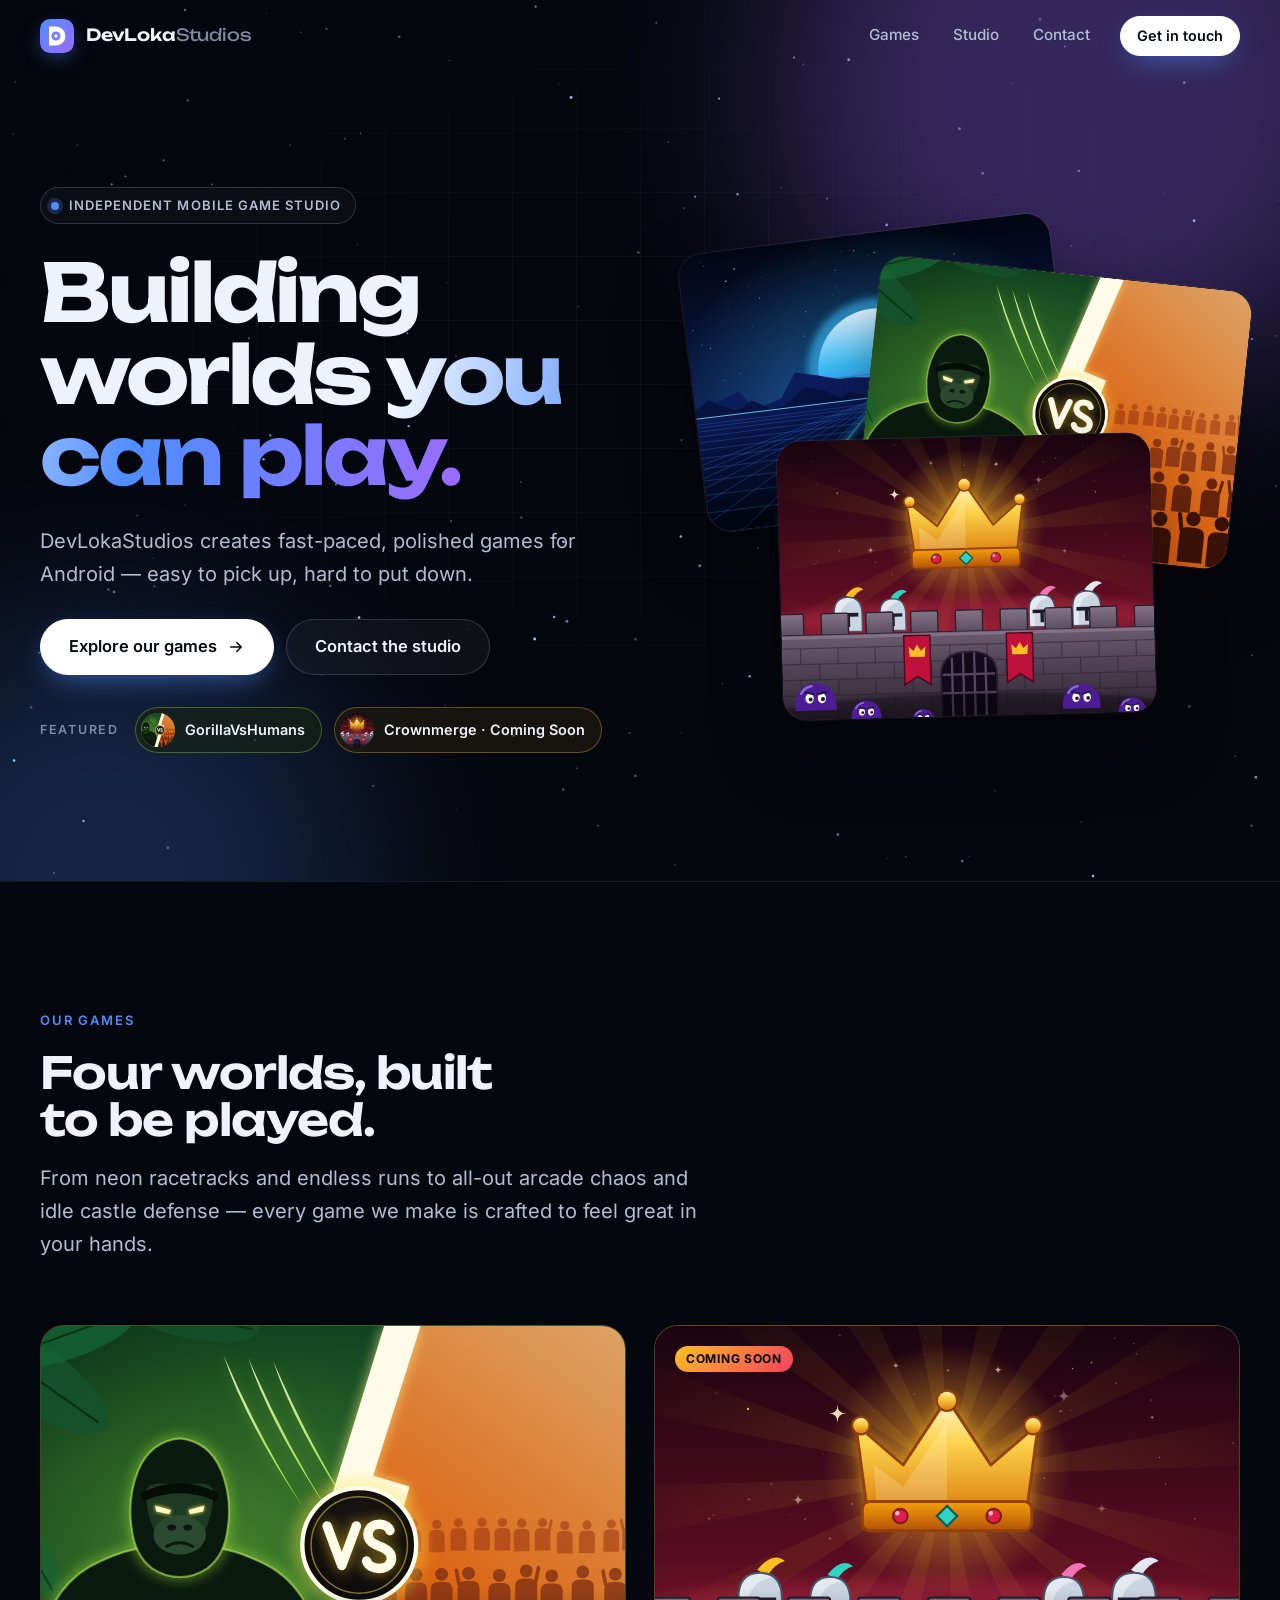
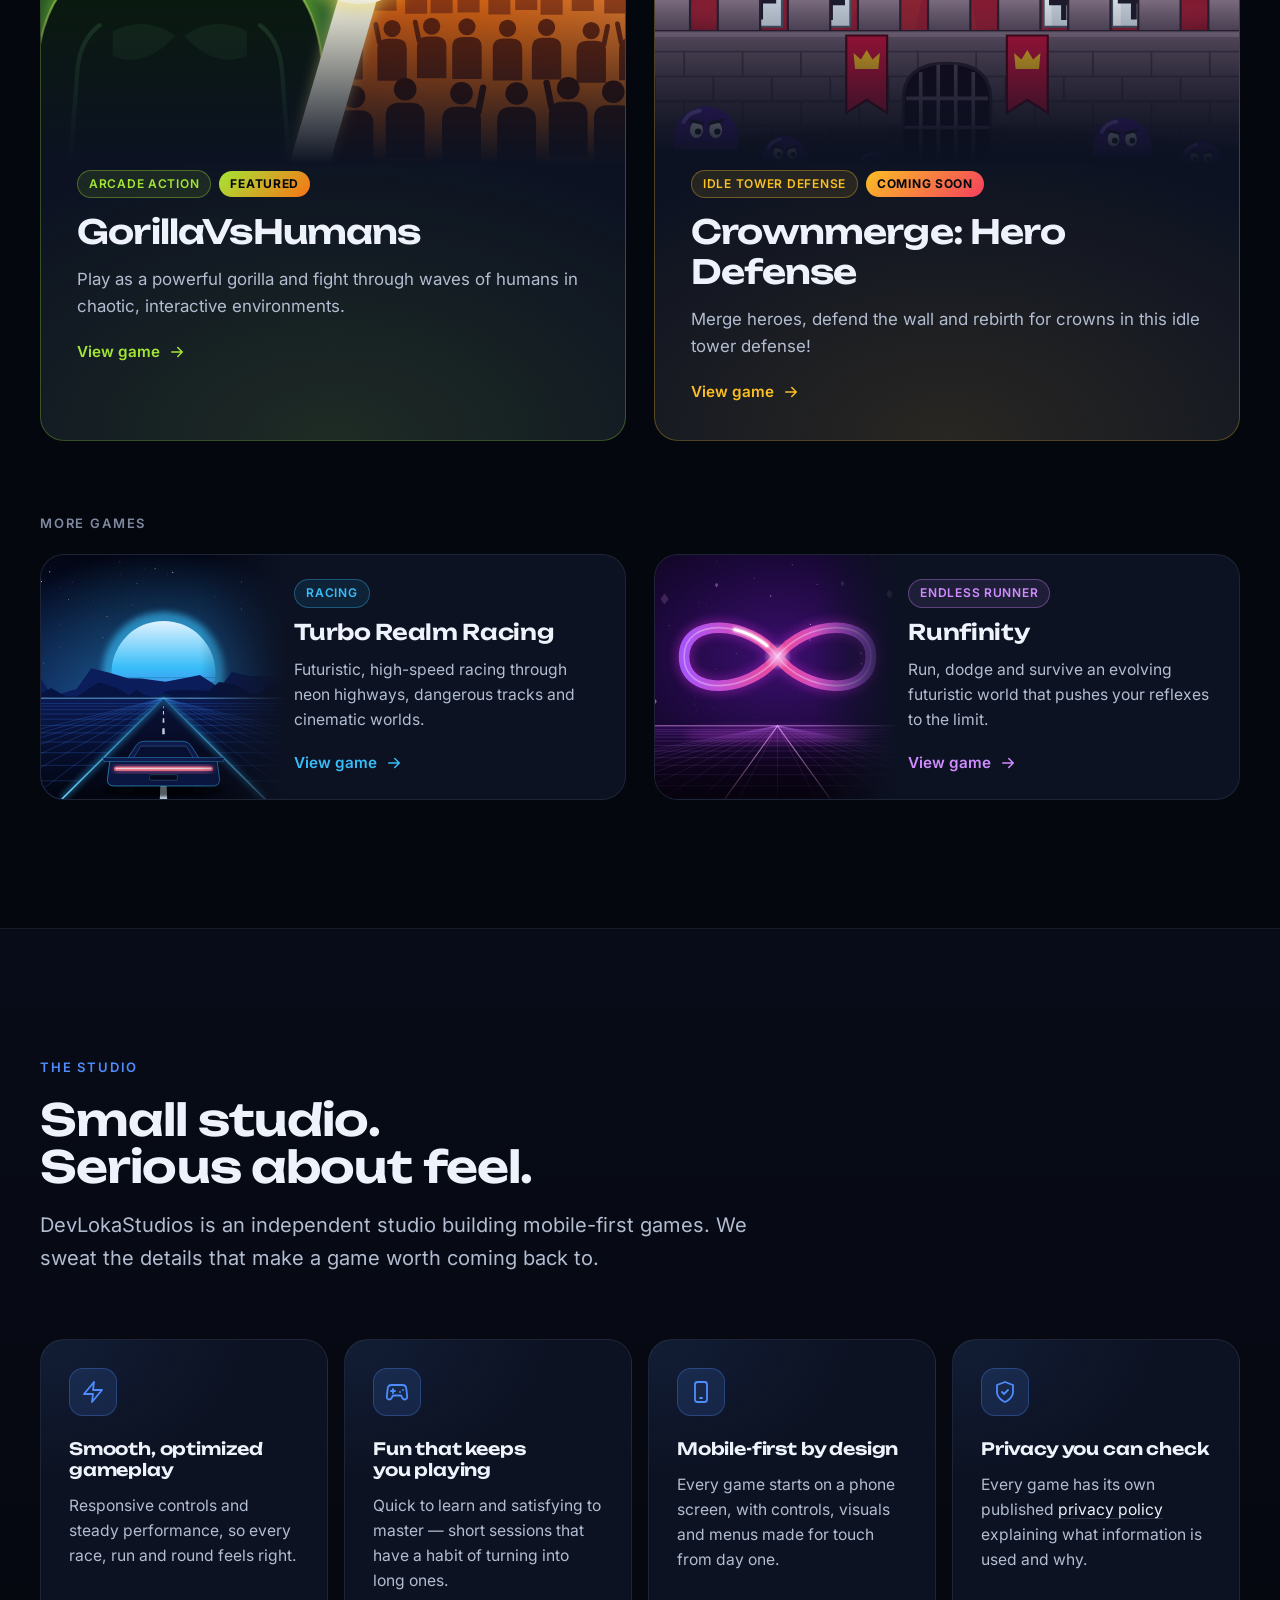
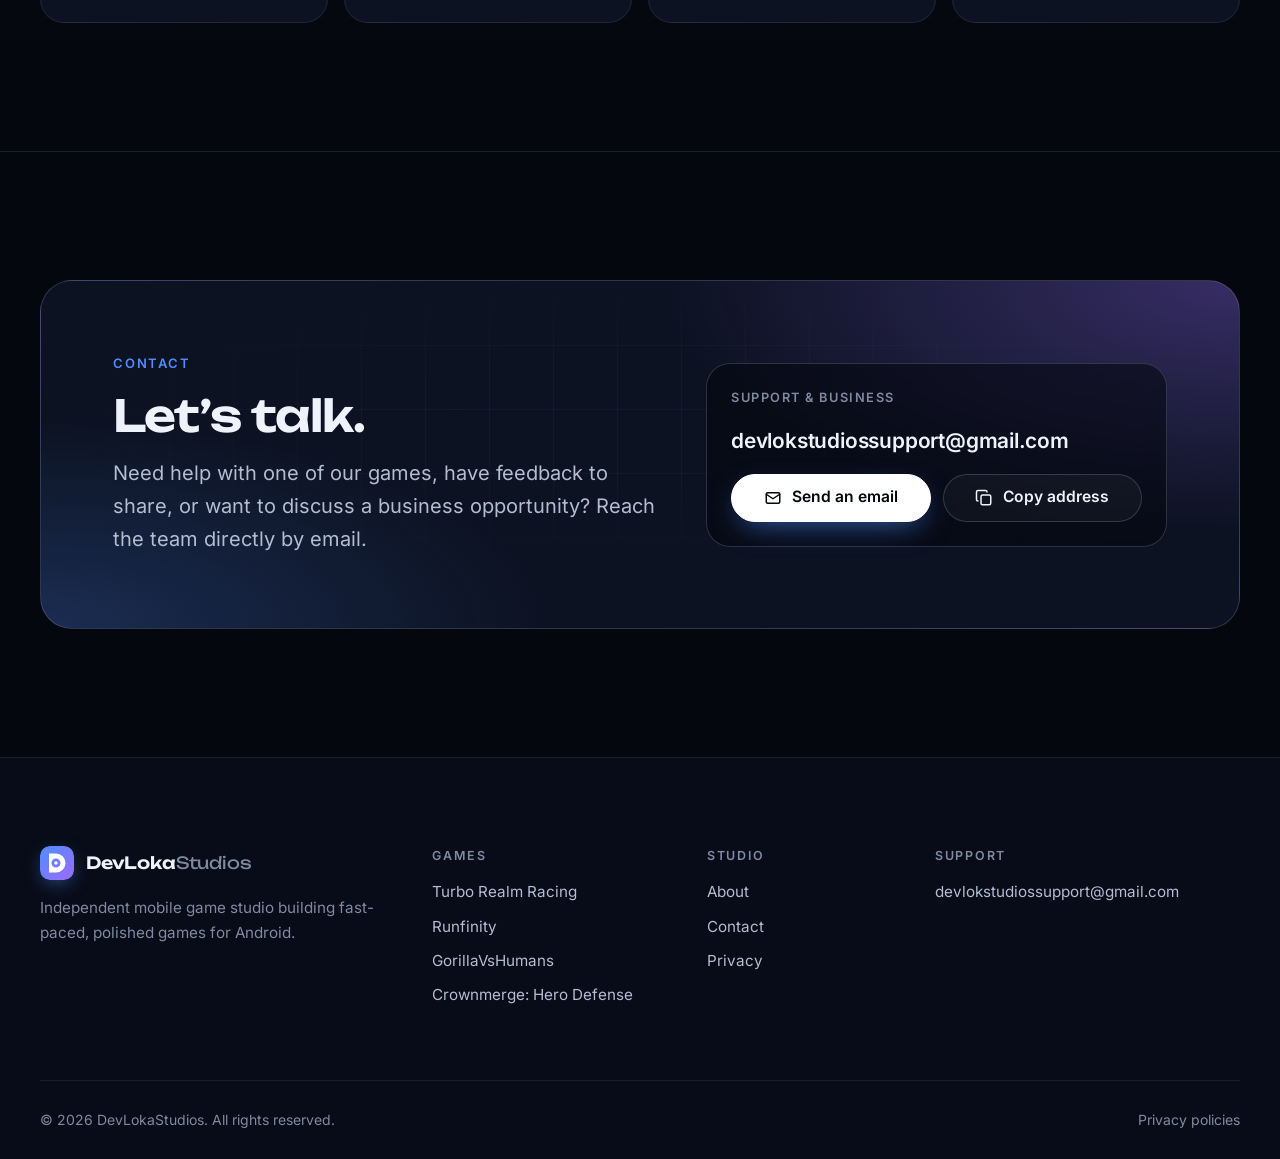
<file: index.html>
<!DOCTYPE html>
<html lang="en">
<head>
  <meta charset="UTF-8">
  <meta name="viewport" content="width=device-width, initial-scale=1">
  <title>DevLokaStudios — Independent Mobile Game Studio</title>
  <meta name="description" content="DevLokaStudios is an independent mobile game studio making fast-paced, polished games for Android, including Turbo Realm Racing, Runfinity, GorillaVsHumans and Crownmerge: Hero Defense.">
  <link rel="canonical" href="https://devlokastudios.github.io/">
  <meta name="theme-color" content="#05070e">

  <meta property="og:type" content="website">
  <meta property="og:site_name" content="DevLokaStudios">
  <meta property="og:title" content="DevLokaStudios — Independent Mobile Game Studio">
  <meta property="og:description" content="DevLokaStudios is an independent mobile game studio making fast-paced, polished games for Android, including Turbo Realm Racing, Runfinity, GorillaVsHumans and Crownmerge: Hero Defense.">
  <meta property="og:url" content="https://devlokastudios.github.io/">
  <meta property="og:image" content="https://devlokastudios.github.io/assets/img/og/og-home.png">
  <meta property="og:image:width" content="1200">
  <meta property="og:image:height" content="630">
  <meta name="twitter:card" content="summary_large_image">

  <link rel="icon" href="favicon.svg" type="image/svg+xml">
  <link rel="icon" href="assets/img/favicon-32.png" type="image/png" sizes="32x32">
  <link rel="apple-touch-icon" href="assets/img/apple-touch-icon.png">

  <link rel="preload" href="assets/fonts/unbounded-latin-wght.woff2" as="font" type="font/woff2" crossorigin>
  <link rel="preload" href="assets/fonts/inter-latin-wght.woff2" as="font" type="font/woff2" crossorigin>
  <link rel="stylesheet" href="assets/css/site.css">
  <script src="assets/js/site.js" defer></script>
  <script type="application/ld+json">
  {
    "@context": "https://schema.org",
    "@type": "Organization",
    "name": "DevLokaStudios",
    "url": "https://devlokastudios.github.io/",
    "logo": "https://devlokastudios.github.io/assets/img/apple-touch-icon.png",
    "email": "devlokstudiossupport@gmail.com"
  }
  </script>
</head>
<body>
  <a class="skip-link" href="#main">Skip to content</a>

  <header class="site-header" data-header>
    <div class="container site-header__inner">
      <a class="brand" href="./" aria-label="DevLokaStudios home">
        <img class="brand__mark" src="assets/img/logo-mark.svg" alt="" width="34" height="34">
        <span class="brand__name">DevLoka<span>Studios</span></span>
      </a>
      <button class="nav-toggle" type="button" aria-expanded="false" aria-controls="site-nav" data-nav-toggle>
        <span class="nav-toggle__icon" aria-hidden="true"></span>
        <span class="sr-only">Menu</span>
      </button>
      <nav class="site-nav" id="site-nav" aria-label="Main">
        <a class="site-nav__link" href="./#games">Games</a>
        <a class="site-nav__link" href="./#studio">Studio</a>
        <a class="site-nav__link" href="./#contact">Contact</a>
        <a class="btn btn--primary btn--sm" href="mailto:devlokstudiossupport@gmail.com">Get in touch</a>
      </nav>
    </div>
  </header>

  <main id="main">
    <!-- Hero -->
    <section class="hero" aria-labelledby="hero-title">
      <canvas class="starfield" data-starfield aria-hidden="true"></canvas>
      <div class="grid-bg" aria-hidden="true"></div>
      <div class="glow glow--a" aria-hidden="true"></div>
      <div class="glow glow--b" aria-hidden="true"></div>

      <div class="container hero__inner">
        <div class="hero__copy">
          <p class="eyebrow eyebrow--pill" data-reveal><span class="eyebrow__dot" aria-hidden="true"></span>Independent mobile game studio</p>
          <h1 class="display" id="hero-title" data-reveal style="--reveal-delay:.05s">
            Building worlds <span class="text-gradient">you can play.</span>
          </h1>
          <p class="lead" data-reveal style="--reveal-delay:.1s">
            DevLokaStudios creates fast-paced, polished games for Android — easy to pick up, hard to put down.
          </p>
          <div class="actions" data-reveal style="--reveal-delay:.15s">
            <a class="btn btn--primary btn--lg" href="#games">
              Explore our games
              <svg class="btn__arrow" viewBox="0 0 24 24" fill="none" stroke="currentColor" stroke-width="2" stroke-linecap="round" stroke-linejoin="round" aria-hidden="true"><path d="M5 12h14M13 6l6 6-6 6"/></svg>
            </a>
            <a class="btn btn--ghost btn--lg" href="#contact">Contact the studio</a>
          </div>
          <div class="hero__featured" data-reveal style="--reveal-delay:.2s">
            <span class="hero__featured-label">Featured</span>
            <a class="mini-game theme-gorilla" href="game3.html">
              <img src="assets/img/games/gorilla-vs-humans.svg" alt="" width="800" height="600">
              <span>GorillaVsHumans</span>
            </a>
            <a class="mini-game theme-crown" href="game4.html">
              <img src="assets/img/games/crownmerge-hero-defense.svg" alt="" width="800" height="600">
              <span>Crownmerge · Coming Soon</span>
            </a>
          </div>
        </div>

        <div class="hero__art" aria-hidden="true" data-reveal style="--reveal-delay:.2s">
          <div class="stack">
            <div class="stack__card stack__card--1"><img src="assets/img/games/turbo-realm-racing.svg" alt="" width="800" height="600"></div>
            <div class="stack__card stack__card--2"><img src="assets/img/games/gorilla-vs-humans.svg" alt="" width="800" height="600"></div>
            <div class="stack__card stack__card--3"><img src="assets/img/games/crownmerge-hero-defense.svg" alt="" width="800" height="600"></div>
          </div>
        </div>
      </div>
    </section>

    <!-- Games -->
    <section class="section" id="games" aria-labelledby="games-title">
      <div class="container">
        <div class="section-head" data-reveal>
          <p class="eyebrow">Our games</p>
          <h2 class="h2" id="games-title">Four worlds, built to be played.</h2>
          <p class="lead">From neon racetracks and endless runs to all-out arcade chaos and idle castle defense — every game we make is crafted to feel great in your hands.</p>
        </div>

        <div class="game-grid game-grid--2">
          <article class="game-card game-card--featured theme-gorilla" data-reveal>
            <div class="game-card__media">
              <img src="assets/img/games/gorilla-vs-humans.svg" alt="" width="800" height="600" loading="lazy">
            </div>
            <div class="game-card__body">
              <div class="game-card__tags"><p class="tag">Arcade action</p><span class="badge">Featured</span></div>
              <h3 class="game-card__title"><a href="game3.html">GorillaVsHumans</a></h3>
              <p class="game-card__text">Play as a powerful gorilla and fight through waves of humans in chaotic, interactive environments.</p>
              <span class="game-card__cta" aria-hidden="true">
                View game
                <svg viewBox="0 0 24 24" fill="none" stroke="currentColor" stroke-width="2" stroke-linecap="round" stroke-linejoin="round" aria-hidden="true"><path d="M5 12h14M13 6l6 6-6 6"/></svg>
              </span>
            </div>
          </article>
          <article class="game-card game-card--featured theme-crown" data-reveal style="--reveal-delay:0.08s">
            <div class="game-card__media">
              <img src="assets/img/games/crownmerge-hero-defense.svg" alt="" width="800" height="600" loading="lazy">
              <span class="badge game-card__status">Coming Soon</span>
            </div>
            <div class="game-card__body">
              <div class="game-card__tags"><p class="tag">Idle tower defense</p><span class="badge">Coming Soon</span></div>
              <h3 class="game-card__title"><a href="game4.html">Crownmerge: Hero Defense</a></h3>
              <p class="game-card__text">Merge heroes, defend the wall and rebirth for crowns in this idle tower defense!</p>
              <span class="game-card__cta" aria-hidden="true">
                View game
                <svg viewBox="0 0 24 24" fill="none" stroke="currentColor" stroke-width="2" stroke-linecap="round" stroke-linejoin="round" aria-hidden="true"><path d="M5 12h14M13 6l6 6-6 6"/></svg>
              </span>
            </div>
          </article>
        </div>

        <h3 class="subhead" data-reveal>More games</h3>
        <div class="game-grid game-grid--2">
          <article class="game-card game-card--compact theme-turbo" data-reveal>
            <div class="game-card__media">
              <img src="assets/img/games/turbo-realm-racing.svg" alt="" width="800" height="600" loading="lazy">
            </div>
            <div class="game-card__body">
              <div class="game-card__tags"><p class="tag">Racing</p></div>
              <h3 class="game-card__title"><a href="game1.html">Turbo Realm Racing</a></h3>
              <p class="game-card__text">Futuristic, high-speed racing through neon highways, dangerous tracks and cinematic worlds.</p>
              <span class="game-card__cta" aria-hidden="true">
                View game
                <svg viewBox="0 0 24 24" fill="none" stroke="currentColor" stroke-width="2" stroke-linecap="round" stroke-linejoin="round" aria-hidden="true"><path d="M5 12h14M13 6l6 6-6 6"/></svg>
              </span>
            </div>
          </article>
          <article class="game-card game-card--compact theme-runfinity" data-reveal style="--reveal-delay:0.08s">
            <div class="game-card__media">
              <img src="assets/img/games/runfinity.svg" alt="" width="800" height="600" loading="lazy">
            </div>
            <div class="game-card__body">
              <div class="game-card__tags"><p class="tag">Endless runner</p></div>
              <h3 class="game-card__title"><a href="game2.html">Runfinity</a></h3>
              <p class="game-card__text">Run, dodge and survive an evolving futuristic world that pushes your reflexes to the limit.</p>
              <span class="game-card__cta" aria-hidden="true">
                View game
                <svg viewBox="0 0 24 24" fill="none" stroke="currentColor" stroke-width="2" stroke-linecap="round" stroke-linejoin="round" aria-hidden="true"><path d="M5 12h14M13 6l6 6-6 6"/></svg>
              </span>
            </div>
          </article>
        </div>
      </div>
    </section>

    <!-- Studio -->
    <section class="section section--alt" id="studio" aria-labelledby="studio-title">
      <div class="container">
        <div class="section-head" data-reveal>
          <p class="eyebrow">The studio</p>
          <h2 class="h2" id="studio-title">Small studio. Serious about feel.</h2>
          <p class="lead">DevLokaStudios is an independent studio building mobile-first games. We sweat the details that make a game worth coming back to.</p>
        </div>

        <div class="pillars">
          <div class="pillar" data-reveal>
            <span class="pillar__icon" aria-hidden="true">
              <svg viewBox="0 0 24 24" fill="none" stroke="currentColor" stroke-width="1.8" stroke-linecap="round" stroke-linejoin="round"><path d="M13 2 3 14h9l-1 8 10-12h-9l1-8z"/></svg>
            </span>
            <h3 class="h3">Smooth, optimized gameplay</h3>
            <p>Responsive controls and steady performance, so every race, run and round feels right.</p>
          </div>
          <div class="pillar" data-reveal style="--reveal-delay:.06s">
            <span class="pillar__icon" aria-hidden="true">
              <svg viewBox="0 0 24 24" fill="none" stroke="currentColor" stroke-width="1.8" stroke-linecap="round" stroke-linejoin="round"><path d="M6 11h4M8 9v4M15 12h.01M18 10h.01"/><path d="M17.32 5H6.68a4 4 0 0 0-3.98 3.59l-.9 8.1A2.5 2.5 0 0 0 4.29 19.5c.9 0 1.73-.48 2.17-1.27L8 15.5h8l1.54 2.73c.44.79 1.27 1.27 2.17 1.27a2.5 2.5 0 0 0 2.49-2.81l-.9-8.1A4 4 0 0 0 17.32 5z"/></svg>
            </span>
            <h3 class="h3">Fun that keeps you playing</h3>
            <p>Quick to learn and satisfying to master — short sessions that have a habit of turning into long ones.</p>
          </div>
          <div class="pillar" data-reveal style="--reveal-delay:.12s">
            <span class="pillar__icon" aria-hidden="true">
              <svg viewBox="0 0 24 24" fill="none" stroke="currentColor" stroke-width="1.8" stroke-linecap="round" stroke-linejoin="round"><rect x="6" y="2" width="12" height="20" rx="2.5"/><path d="M11 18h2"/></svg>
            </span>
            <h3 class="h3">Mobile-first by design</h3>
            <p>Every game starts on a phone screen, with controls, visuals and menus made for touch from day one.</p>
          </div>
          <div class="pillar" data-reveal style="--reveal-delay:.18s">
            <span class="pillar__icon" aria-hidden="true">
              <svg viewBox="0 0 24 24" fill="none" stroke="currentColor" stroke-width="1.8" stroke-linecap="round" stroke-linejoin="round"><path d="M12 22s8-3.5 8-10V5l-8-3-8 3v7c0 6.5 8 10 8 10z"/><path d="m9 12 2 2 4-4"/></svg>
            </span>
            <h3 class="h3">Privacy you can check</h3>
            <p>Every game has its own published <a href="privacy-policy.html">privacy policy</a> explaining what information is used and why.</p>
          </div>
        </div>
      </div>
    </section>

    <!-- Contact -->
    <section class="section" id="contact" aria-labelledby="contact-title">
      <div class="container">
        <div class="contact-panel" data-reveal>
          <div class="grid-bg" aria-hidden="true"></div>
          <div class="contact-panel__copy">
            <p class="eyebrow">Contact</p>
            <h2 class="h2" id="contact-title">Let’s talk.</h2>
            <p class="lead">Need help with one of our games, have feedback to share, or want to discuss a business opportunity? Reach the team directly by email.</p>
          </div>
          <div class="contact-card">
            <p class="contact-card__label">Support &amp; business</p>
            <a class="contact-card__email" href="mailto:devlokstudiossupport@gmail.com">devlokstudiossupport<wbr>@gmail.com</a>
            <div class="actions">
              <a class="btn btn--primary" href="mailto:devlokstudiossupport@gmail.com">
                <svg viewBox="0 0 24 24" fill="none" stroke="currentColor" stroke-width="2" stroke-linecap="round" stroke-linejoin="round" aria-hidden="true"><rect x="3" y="5" width="18" height="14" rx="2"/><path d="m3 7 9 6 9-6"/></svg>
                Send an email
              </a>
              <button class="btn btn--ghost" type="button" data-copy="devlokstudiossupport@gmail.com">
                <svg viewBox="0 0 24 24" fill="none" stroke="currentColor" stroke-width="2" stroke-linecap="round" stroke-linejoin="round" aria-hidden="true"><rect x="8" y="8" width="13" height="13" rx="2"/><path d="M4 16a2 2 0 0 1-2-2V4a2 2 0 0 1 2-2h10a2 2 0 0 1 2 2"/></svg>
                Copy address
              </button>
            </div>
          </div>
        </div>
      </div>
    </section>
  </main>

  <footer class="site-footer">
    <div class="container site-footer__grid">
      <div class="site-footer__about">
        <a class="brand" href="./" aria-label="DevLokaStudios home">
          <img class="brand__mark" src="assets/img/logo-mark.svg" alt="" width="34" height="34">
          <span class="brand__name">DevLoka<span>Studios</span></span>
        </a>
        <p>Independent mobile game studio building fast-paced, polished games for Android.</p>
      </div>
      <nav class="site-footer__col" aria-labelledby="footer-games">
        <h2 id="footer-games">Games</h2>
        <ul role="list">
          <li><a href="game1.html">Turbo Realm Racing</a></li>
          <li><a href="game2.html">Runfinity</a></li>
          <li><a href="game3.html">GorillaVsHumans</a></li>
          <li><a href="game4.html">Crownmerge: Hero Defense</a></li>
        </ul>
      </nav>
      <nav class="site-footer__col" aria-labelledby="footer-studio">
        <h2 id="footer-studio">Studio</h2>
        <ul role="list">
          <li><a href="./#studio">About</a></li>
          <li><a href="./#contact">Contact</a></li>
          <li><a href="privacy-policy.html">Privacy</a></li>
        </ul>
      </nav>
      <div class="site-footer__col">
        <h2>Support</h2>
        <ul role="list">
          <li><a href="mailto:devlokstudiossupport@gmail.com">devlokstudiossupport@gmail.com</a></li>
        </ul>
      </div>
    </div>
    <div class="container">
      <div class="site-footer__bottom">
        <p>© 2026 DevLokaStudios. All rights reserved.</p>
        <p><a href="privacy-policy.html">Privacy policies</a></p>
      </div>
    </div>
  </footer>
</body>
</html>
</file>
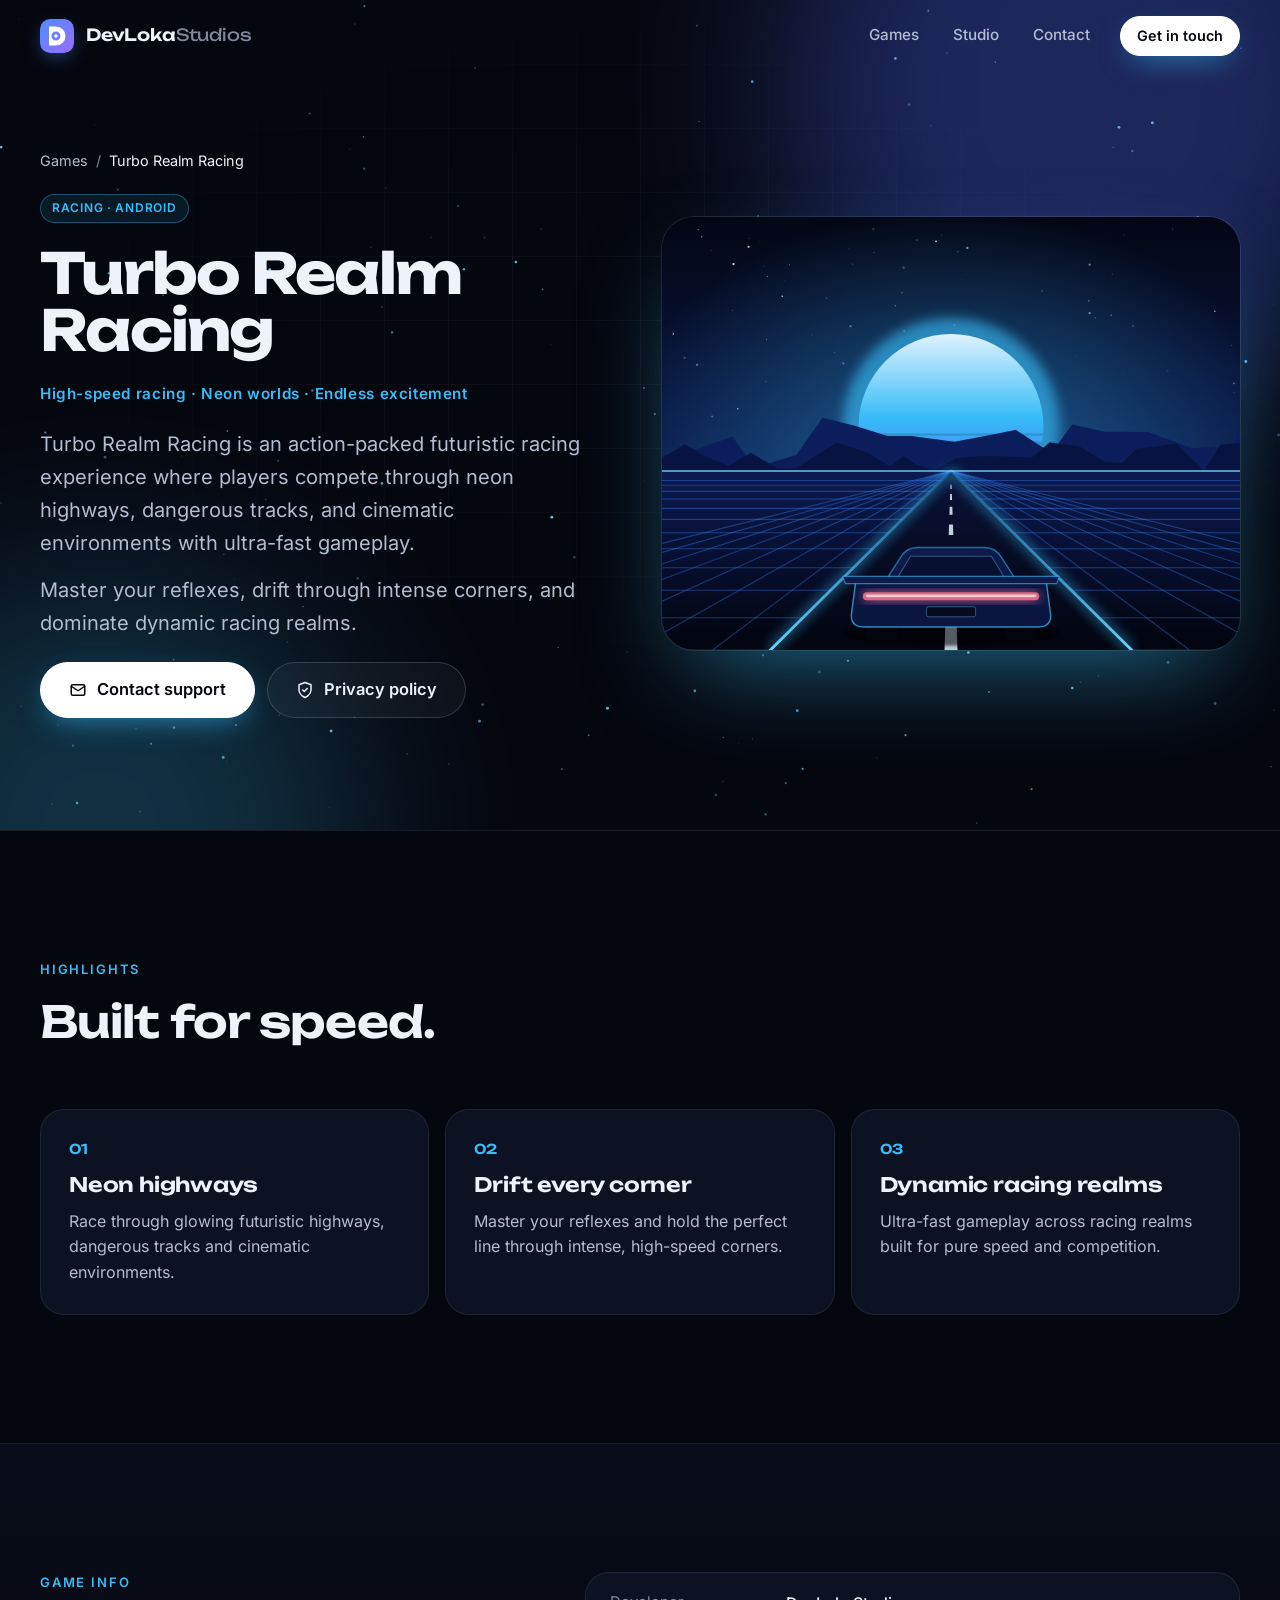
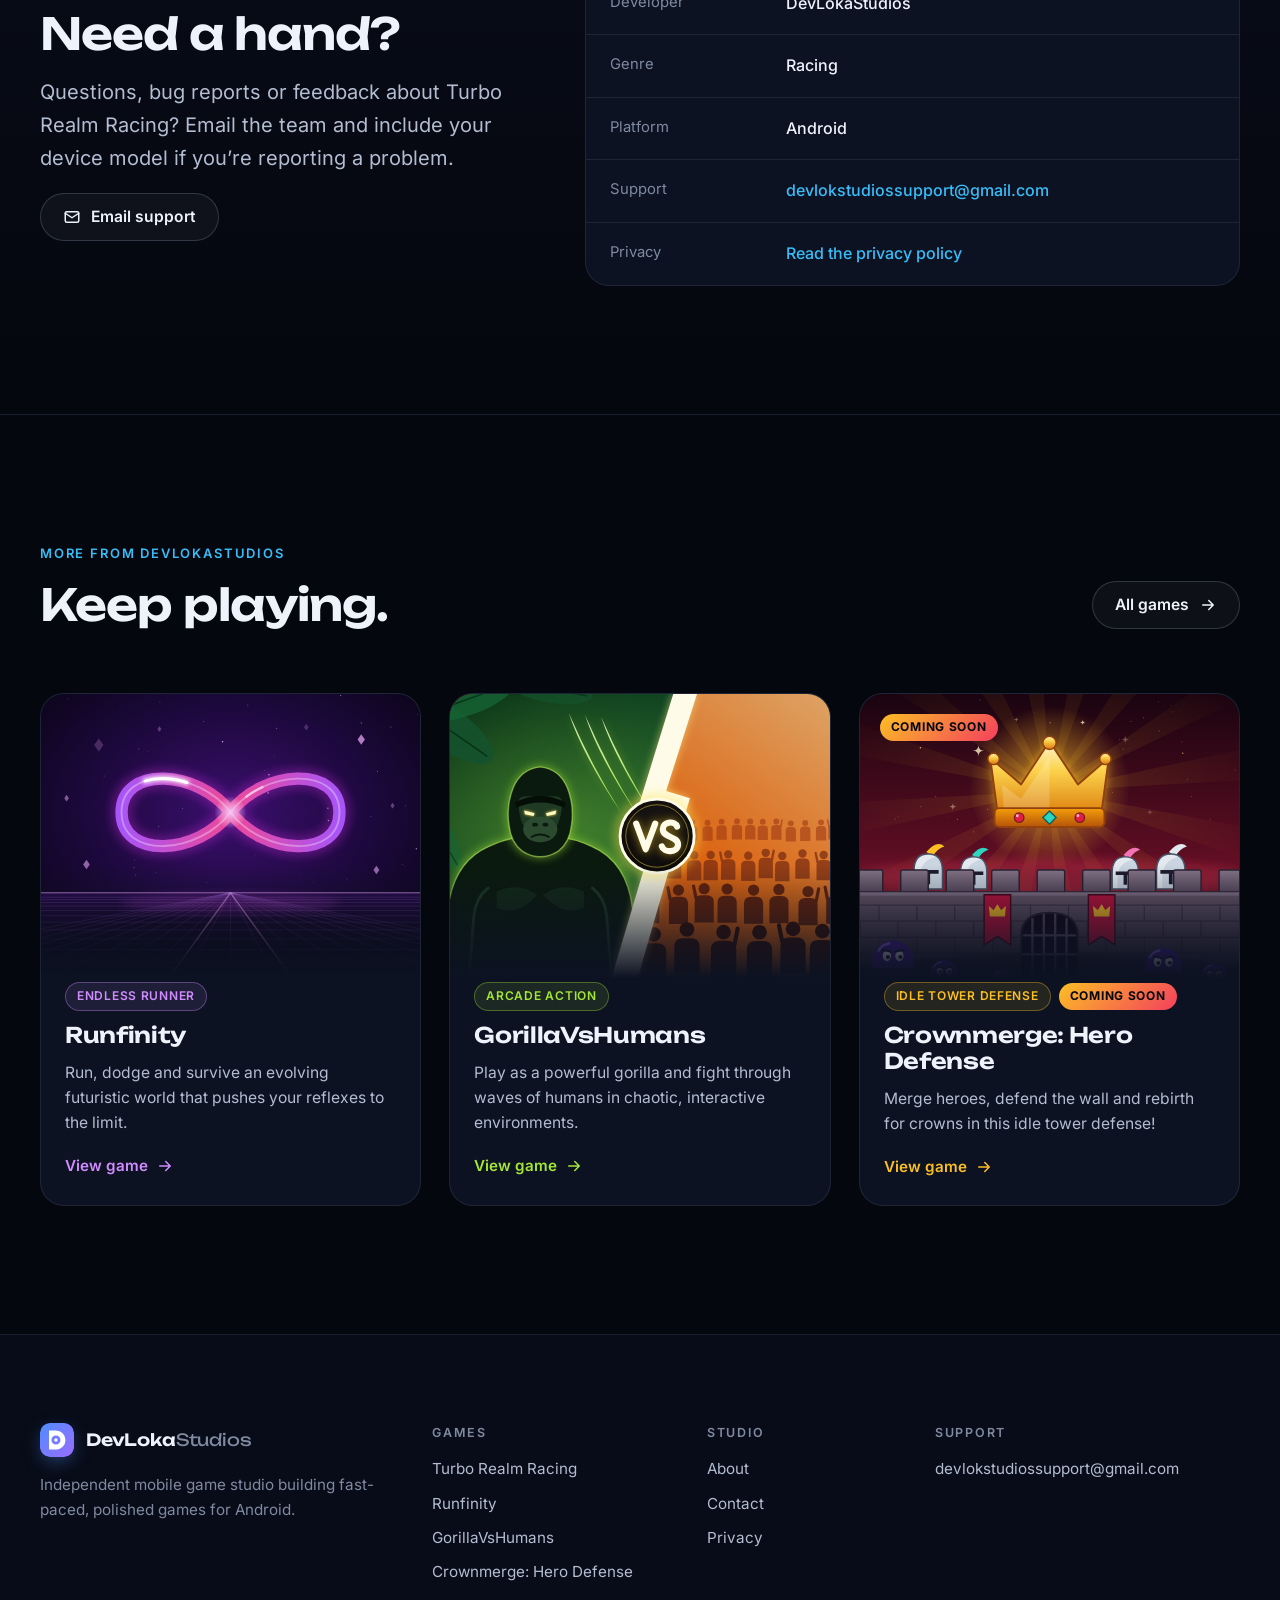
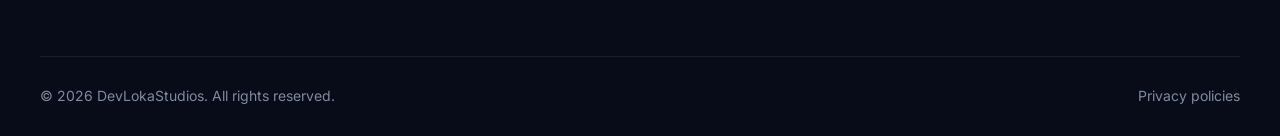
<file: game1.html>
<!DOCTYPE html>
<html lang="en">
<head>
  <meta charset="UTF-8">
  <meta name="viewport" content="width=device-width, initial-scale=1">
  <title>Turbo Realm Racing — DevLokaStudios</title>
  <meta name="description" content="Turbo Realm Racing is an action-packed futuristic racing game for Android by DevLokaStudios. Race neon highways, drift through intense corners and dominate dynamic racing realms.">
  <link rel="canonical" href="https://devlokastudios.github.io/game1.html">
  <meta name="theme-color" content="#05070e">

  <meta property="og:type" content="website">
  <meta property="og:site_name" content="DevLokaStudios">
  <meta property="og:title" content="Turbo Realm Racing — DevLokaStudios">
  <meta property="og:description" content="Turbo Realm Racing is an action-packed futuristic racing game for Android by DevLokaStudios. Race neon highways, drift through intense corners and dominate dynamic racing realms.">
  <meta property="og:url" content="https://devlokastudios.github.io/game1.html">
  <meta property="og:image" content="https://devlokastudios.github.io/assets/img/og/og-turbo-realm-racing.png">
  <meta property="og:image:width" content="1200">
  <meta property="og:image:height" content="630">
  <meta name="twitter:card" content="summary_large_image">

  <link rel="icon" href="favicon.svg" type="image/svg+xml">
  <link rel="icon" href="assets/img/favicon-32.png" type="image/png" sizes="32x32">
  <link rel="apple-touch-icon" href="assets/img/apple-touch-icon.png">

  <link rel="preload" href="assets/fonts/unbounded-latin-wght.woff2" as="font" type="font/woff2" crossorigin>
  <link rel="preload" href="assets/fonts/inter-latin-wght.woff2" as="font" type="font/woff2" crossorigin>
  <link rel="stylesheet" href="assets/css/site.css">
  <script src="assets/js/site.js" defer></script>
  <script type="application/ld+json">
  {
    "@context": "https://schema.org",
    "@type": "VideoGame",
    "name": "Turbo Realm Racing",
    "description": "Turbo Realm Racing is an action-packed futuristic racing experience where players compete through neon highways, dangerous tracks, and cinematic environments with ultra-fast gameplay.",
    "genre": "Racing",
    "gamePlatform": "Android",
    "url": "https://devlokastudios.github.io/game1.html",
    "image": "https://devlokastudios.github.io/assets/img/og/og-turbo-realm-racing.png",
    "author": { "@type": "Organization", "name": "DevLokaStudios", "url": "https://devlokastudios.github.io/" }
  }
  </script>
</head>
<body class="theme-turbo">
  <a class="skip-link" href="#main">Skip to content</a>

  <header class="site-header" data-header>
    <div class="container site-header__inner">
      <a class="brand" href="./" aria-label="DevLokaStudios home">
        <img class="brand__mark" src="assets/img/logo-mark.svg" alt="" width="34" height="34">
        <span class="brand__name">DevLoka<span>Studios</span></span>
      </a>
      <button class="nav-toggle" type="button" aria-expanded="false" aria-controls="site-nav" data-nav-toggle>
        <span class="nav-toggle__icon" aria-hidden="true"></span>
        <span class="sr-only">Menu</span>
      </button>
      <nav class="site-nav" id="site-nav" aria-label="Main">
        <a class="site-nav__link" href="./#games">Games</a>
        <a class="site-nav__link" href="./#studio">Studio</a>
        <a class="site-nav__link" href="./#contact">Contact</a>
        <a class="btn btn--primary btn--sm" href="mailto:devlokstudiossupport@gmail.com">Get in touch</a>
      </nav>
    </div>
  </header>

  <main id="main">
    <section class="game-hero" aria-labelledby="game-title">
      <canvas class="starfield" data-starfield aria-hidden="true"></canvas>
      <div class="grid-bg" aria-hidden="true"></div>
      <div class="glow glow--a" aria-hidden="true"></div>
      <div class="glow glow--b" aria-hidden="true"></div>

      <div class="container game-hero__inner">
        <div class="game-hero__copy">
          <nav class="breadcrumb" aria-label="Breadcrumb" data-reveal>
            <a href="./#games">Games</a>
            <span aria-hidden="true">/</span>
            <span aria-current="page">Turbo Realm Racing</span>
          </nav>
          <p class="tag" data-reveal>Racing · Android</p>
          <h1 class="display display--game" id="game-title" data-reveal style="--reveal-delay:.05s">Turbo Realm Racing</h1>
          <p class="game-hero__tagline" data-reveal style="--reveal-delay:.08s">High-speed racing · Neon worlds · Endless excitement</p>
          <div class="game-hero__about" data-reveal style="--reveal-delay:.1s">
          <p class="lead">Turbo Realm Racing is an action-packed futuristic racing experience where players compete through neon highways, dangerous tracks, and cinematic environments with ultra-fast gameplay.</p>
          <p class="lead">Master your reflexes, drift through intense corners, and dominate dynamic racing realms.</p>
          </div>
          <div class="actions" data-reveal style="--reveal-delay:.15s">
            <!-- Google Play button: paste this game's Play Store link into href, then delete the word "hidden" to show it. -->
            <a class="btn btn--store btn--lg" href="https://play.google.com/store/apps/details?id=PACKAGE_NAME" hidden>
              <svg viewBox="0 0 24 24" aria-hidden="true"><path fill="currentColor" d="M6 3.6v16.8a1 1 0 0 0 1.52.85l13.6-8.4a1 1 0 0 0 0-1.7L7.52 2.75A1 1 0 0 0 6 3.6z"/></svg>
              Get it on Google Play
            </a>
            <a class="btn btn--primary btn--lg" href="mailto:devlokstudiossupport@gmail.com?subject=Turbo%20Realm%20Racing%20support">
              <svg viewBox="0 0 24 24" fill="none" stroke="currentColor" stroke-width="2" stroke-linecap="round" stroke-linejoin="round" aria-hidden="true"><rect x="3" y="5" width="18" height="14" rx="2"/><path d="m3 7 9 6 9-6"/></svg>
              Contact support
            </a>
            <a class="btn btn--ghost btn--lg" href="privacy-policy-game1.html">
              <svg viewBox="0 0 24 24" fill="none" stroke="currentColor" stroke-width="2" stroke-linecap="round" stroke-linejoin="round" aria-hidden="true"><path d="M12 22s8-3.5 8-10V5l-8-3-8 3v7c0 6.5 8 10 8 10z"/><path d="m9 12 2 2 4-4"/></svg>
              Privacy policy
            </a>
          </div>
        </div>

        <div class="game-hero__art" data-reveal style="--reveal-delay:.1s">
          <div class="cover">
            <img src="assets/img/games/turbo-realm-racing.svg" alt="Turbo Realm Racing cover art" width="800" height="600">
          </div>
        </div>
      </div>
    </section>

    <section class="section" aria-labelledby="features-title">
      <div class="container">
        <div class="section-head" data-reveal>
          <p class="eyebrow">Highlights</p>
          <h2 class="h2" id="features-title">Built for speed.</h2>
        </div>
        <div class="features">
          <div class="feature" data-reveal>
            <span class="feature__num">01</span>
            <h3 class="h3">Neon highways</h3>
            <p>Race through glowing futuristic highways, dangerous tracks and cinematic environments.</p>
          </div>
          <div class="feature" data-reveal style="--reveal-delay:0.06s">
            <span class="feature__num">02</span>
            <h3 class="h3">Drift every corner</h3>
            <p>Master your reflexes and hold the perfect line through intense, high-speed corners.</p>
          </div>
          <div class="feature" data-reveal style="--reveal-delay:0.12s">
            <span class="feature__num">03</span>
            <h3 class="h3">Dynamic racing realms</h3>
            <p>Ultra-fast gameplay across racing realms built for pure speed and competition.</p>
          </div>
        </div>
      </div>
    </section>

    <section class="section section--alt" aria-labelledby="info-title">
      <div class="container info">
        <div class="info__copy" data-reveal>
          <p class="eyebrow">Game info</p>
          <h2 class="h2" id="info-title">Need a hand?</h2>
          <p class="lead">Questions, bug reports or feedback about Turbo Realm Racing? Email the team and include your device model if you’re reporting a problem.</p>
          <a class="btn btn--ghost" href="mailto:devlokstudiossupport@gmail.com?subject=Turbo%20Realm%20Racing%20support">
            <svg viewBox="0 0 24 24" fill="none" stroke="currentColor" stroke-width="2" stroke-linecap="round" stroke-linejoin="round" aria-hidden="true"><rect x="3" y="5" width="18" height="14" rx="2"/><path d="m3 7 9 6 9-6"/></svg>
            Email support
          </a>
        </div>
        <dl class="info__list" data-reveal style="--reveal-delay:.08s">
          <div class="info__row"><dt>Developer</dt><dd>DevLokaStudios</dd></div>
          <div class="info__row"><dt>Genre</dt><dd>Racing</dd></div>
          <div class="info__row"><dt>Platform</dt><dd>Android</dd></div>
          <div class="info__row"><dt>Support</dt><dd><a href="mailto:devlokstudiossupport@gmail.com?subject=Turbo%20Realm%20Racing%20support">devlokstudiossupport@gmail.com</a></dd></div>
          <div class="info__row"><dt>Privacy</dt><dd><a href="privacy-policy-game1.html">Read the privacy policy</a></dd></div>
        </dl>
      </div>
    </section>

    <section class="section" aria-labelledby="more-title">
      <div class="container">
        <div class="section-head__row">
          <div class="section-head" data-reveal>
            <p class="eyebrow">More from DevLokaStudios</p>
            <h2 class="h2" id="more-title">Keep playing.</h2>
          </div>
          <a class="btn btn--ghost" href="./#games" data-reveal>
            All games
            <svg class="btn__arrow" viewBox="0 0 24 24" fill="none" stroke="currentColor" stroke-width="2" stroke-linecap="round" stroke-linejoin="round" aria-hidden="true"><path d="M5 12h14M13 6l6 6-6 6"/></svg>
          </a>
        </div>
        <div class="game-grid">
          <article class="game-card theme-runfinity" data-reveal>
            <div class="game-card__media">
              <img src="assets/img/games/runfinity.svg" alt="" width="800" height="600" loading="lazy">
            </div>
            <div class="game-card__body">
              <div class="game-card__tags"><p class="tag">Endless runner</p></div>
              <h3 class="game-card__title"><a href="game2.html">Runfinity</a></h3>
              <p class="game-card__text">Run, dodge and survive an evolving futuristic world that pushes your reflexes to the limit.</p>
              <span class="game-card__cta" aria-hidden="true">
                View game
                <svg viewBox="0 0 24 24" fill="none" stroke="currentColor" stroke-width="2" stroke-linecap="round" stroke-linejoin="round" aria-hidden="true"><path d="M5 12h14M13 6l6 6-6 6"/></svg>
              </span>
            </div>
          </article>
          <article class="game-card theme-gorilla" data-reveal style="--reveal-delay:0.08s">
            <div class="game-card__media">
              <img src="assets/img/games/gorilla-vs-humans.svg" alt="" width="800" height="600" loading="lazy">
            </div>
            <div class="game-card__body">
              <div class="game-card__tags"><p class="tag">Arcade action</p></div>
              <h3 class="game-card__title"><a href="game3.html">GorillaVsHumans</a></h3>
              <p class="game-card__text">Play as a powerful gorilla and fight through waves of humans in chaotic, interactive environments.</p>
              <span class="game-card__cta" aria-hidden="true">
                View game
                <svg viewBox="0 0 24 24" fill="none" stroke="currentColor" stroke-width="2" stroke-linecap="round" stroke-linejoin="round" aria-hidden="true"><path d="M5 12h14M13 6l6 6-6 6"/></svg>
              </span>
            </div>
          </article>
          <article class="game-card theme-crown" data-reveal style="--reveal-delay:0.16s">
            <div class="game-card__media">
              <img src="assets/img/games/crownmerge-hero-defense.svg" alt="" width="800" height="600" loading="lazy">
              <span class="badge game-card__status">Coming Soon</span>
            </div>
            <div class="game-card__body">
              <div class="game-card__tags"><p class="tag">Idle tower defense</p><span class="badge">Coming Soon</span></div>
              <h3 class="game-card__title"><a href="game4.html">Crownmerge: Hero Defense</a></h3>
              <p class="game-card__text">Merge heroes, defend the wall and rebirth for crowns in this idle tower defense!</p>
              <span class="game-card__cta" aria-hidden="true">
                View game
                <svg viewBox="0 0 24 24" fill="none" stroke="currentColor" stroke-width="2" stroke-linecap="round" stroke-linejoin="round" aria-hidden="true"><path d="M5 12h14M13 6l6 6-6 6"/></svg>
              </span>
            </div>
          </article>
        </div>
      </div>
    </section>
  </main>

  <footer class="site-footer">
    <div class="container site-footer__grid">
      <div class="site-footer__about">
        <a class="brand" href="./" aria-label="DevLokaStudios home">
          <img class="brand__mark" src="assets/img/logo-mark.svg" alt="" width="34" height="34">
          <span class="brand__name">DevLoka<span>Studios</span></span>
        </a>
        <p>Independent mobile game studio building fast-paced, polished games for Android.</p>
      </div>
      <nav class="site-footer__col" aria-labelledby="footer-games">
        <h2 id="footer-games">Games</h2>
        <ul role="list">
          <li><a href="game1.html">Turbo Realm Racing</a></li>
          <li><a href="game2.html">Runfinity</a></li>
          <li><a href="game3.html">GorillaVsHumans</a></li>
          <li><a href="game4.html">Crownmerge: Hero Defense</a></li>
        </ul>
      </nav>
      <nav class="site-footer__col" aria-labelledby="footer-studio">
        <h2 id="footer-studio">Studio</h2>
        <ul role="list">
          <li><a href="./#studio">About</a></li>
          <li><a href="./#contact">Contact</a></li>
          <li><a href="privacy-policy.html">Privacy</a></li>
        </ul>
      </nav>
      <div class="site-footer__col">
        <h2>Support</h2>
        <ul role="list">
          <li><a href="mailto:devlokstudiossupport@gmail.com">devlokstudiossupport@gmail.com</a></li>
        </ul>
      </div>
    </div>
    <div class="container">
      <div class="site-footer__bottom">
        <p>© 2026 DevLokaStudios. All rights reserved.</p>
        <p><a href="privacy-policy.html">Privacy policies</a></p>
      </div>
    </div>
  </footer>
</body>
</html>
</file>
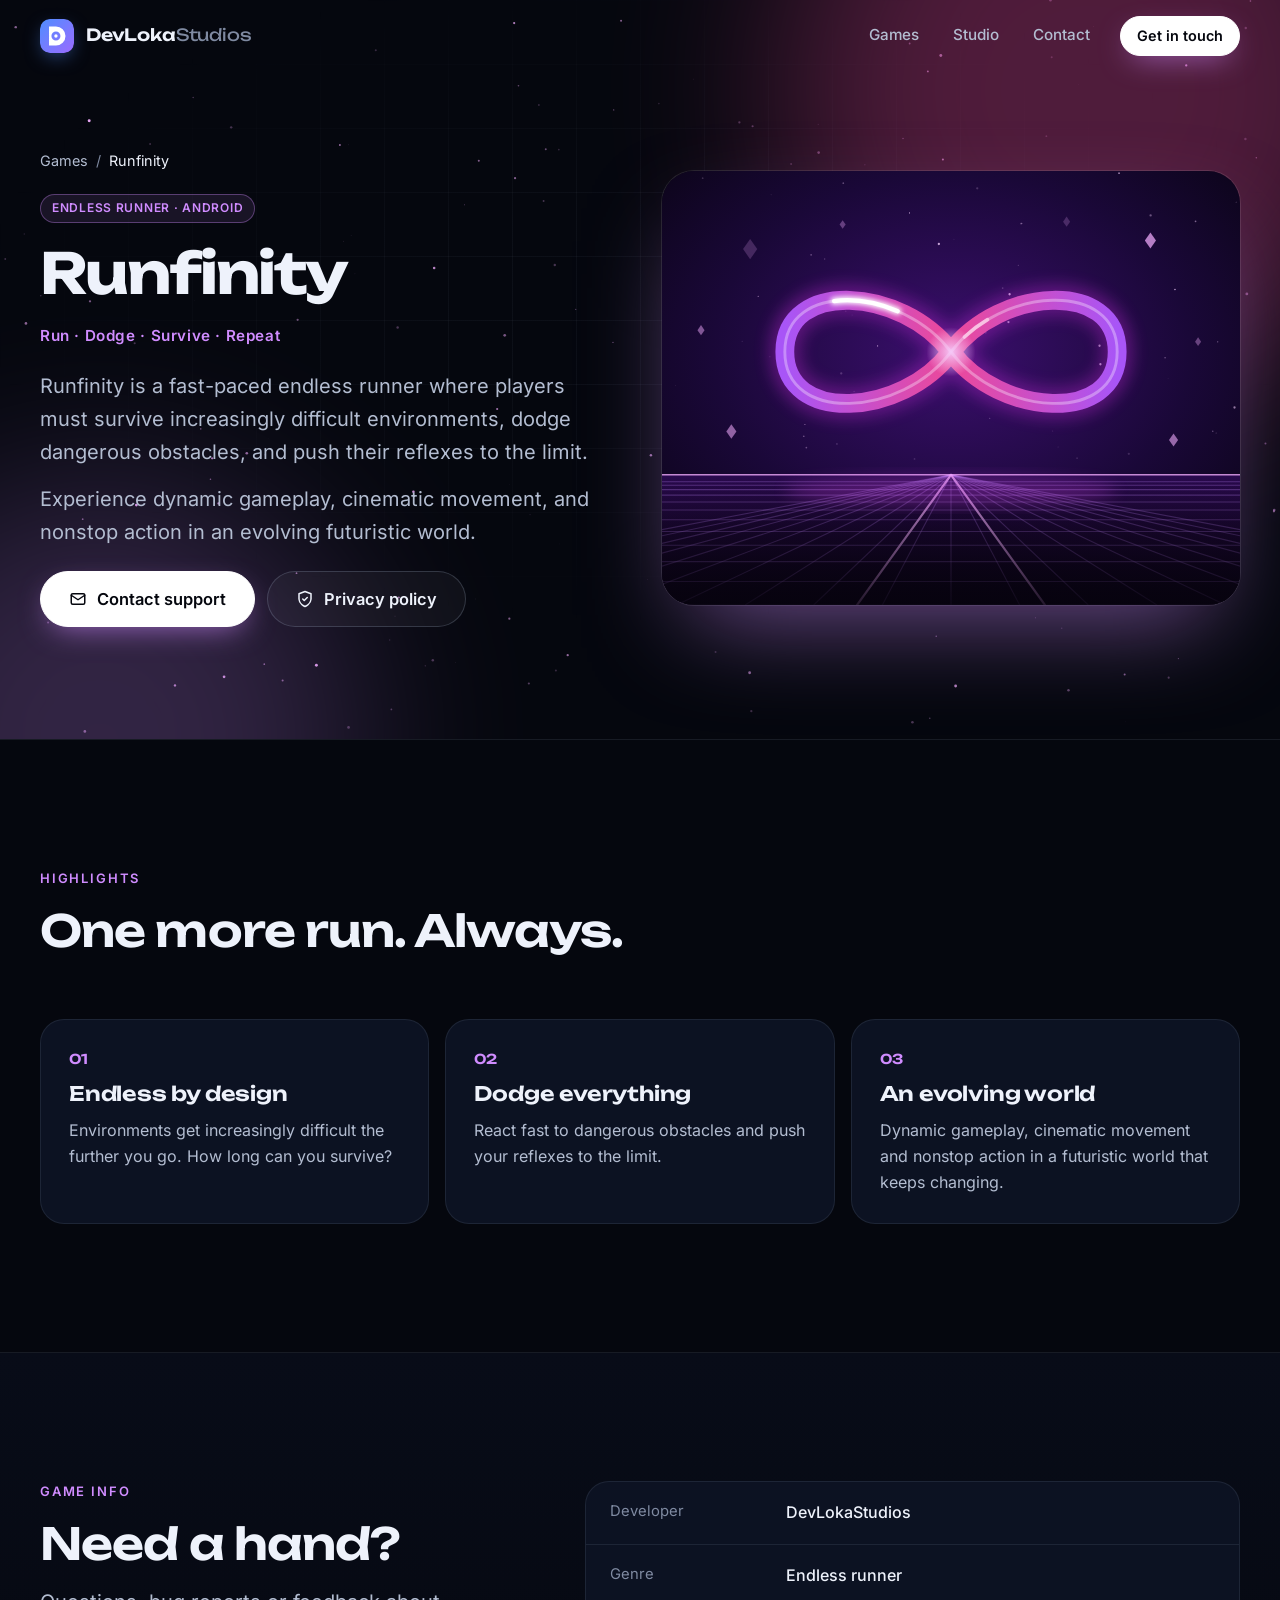
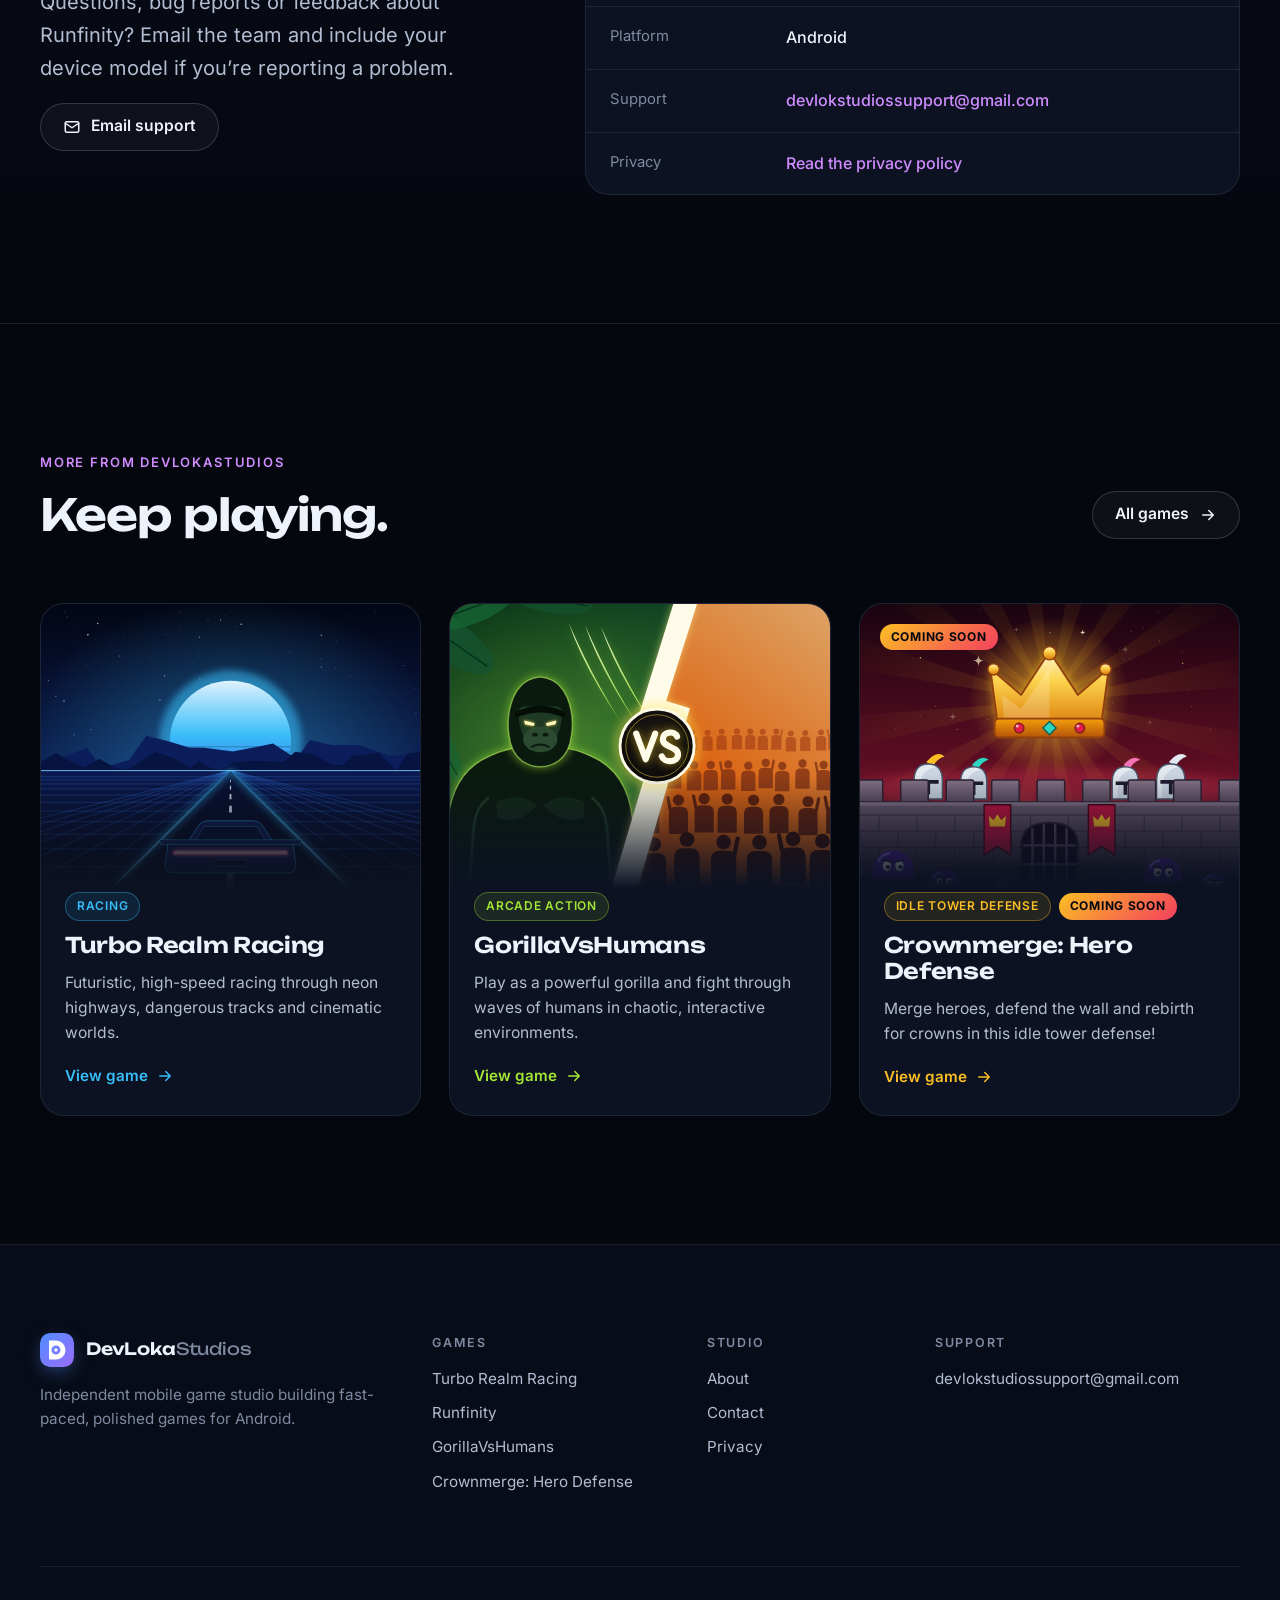
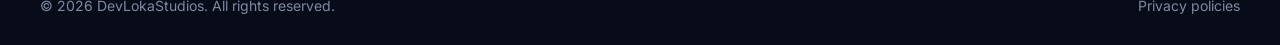
<file: game2.html>
<!DOCTYPE html>
<html lang="en">
<head>
  <meta charset="UTF-8">
  <meta name="viewport" content="width=device-width, initial-scale=1">
  <title>Runfinity — DevLokaStudios</title>
  <meta name="description" content="Runfinity is a fast-paced endless runner for Android by DevLokaStudios. Dodge dangerous obstacles, survive increasingly difficult environments and push your reflexes to the limit.">
  <link rel="canonical" href="https://devlokastudios.github.io/game2.html">
  <meta name="theme-color" content="#05070e">

  <meta property="og:type" content="website">
  <meta property="og:site_name" content="DevLokaStudios">
  <meta property="og:title" content="Runfinity — DevLokaStudios">
  <meta property="og:description" content="Runfinity is a fast-paced endless runner for Android by DevLokaStudios. Dodge dangerous obstacles, survive increasingly difficult environments and push your reflexes to the limit.">
  <meta property="og:url" content="https://devlokastudios.github.io/game2.html">
  <meta property="og:image" content="https://devlokastudios.github.io/assets/img/og/og-runfinity.png">
  <meta property="og:image:width" content="1200">
  <meta property="og:image:height" content="630">
  <meta name="twitter:card" content="summary_large_image">

  <link rel="icon" href="favicon.svg" type="image/svg+xml">
  <link rel="icon" href="assets/img/favicon-32.png" type="image/png" sizes="32x32">
  <link rel="apple-touch-icon" href="assets/img/apple-touch-icon.png">

  <link rel="preload" href="assets/fonts/unbounded-latin-wght.woff2" as="font" type="font/woff2" crossorigin>
  <link rel="preload" href="assets/fonts/inter-latin-wght.woff2" as="font" type="font/woff2" crossorigin>
  <link rel="stylesheet" href="assets/css/site.css">
  <script src="assets/js/site.js" defer></script>
  <script type="application/ld+json">
  {
    "@context": "https://schema.org",
    "@type": "VideoGame",
    "name": "Runfinity",
    "description": "Runfinity is a fast-paced endless runner where players must survive increasingly difficult environments, dodge dangerous obstacles, and push their reflexes to the limit.",
    "genre": "Endless runner",
    "gamePlatform": "Android",
    "url": "https://devlokastudios.github.io/game2.html",
    "image": "https://devlokastudios.github.io/assets/img/og/og-runfinity.png",
    "author": { "@type": "Organization", "name": "DevLokaStudios", "url": "https://devlokastudios.github.io/" }
  }
  </script>
</head>
<body class="theme-runfinity">
  <a class="skip-link" href="#main">Skip to content</a>

  <header class="site-header" data-header>
    <div class="container site-header__inner">
      <a class="brand" href="./" aria-label="DevLokaStudios home">
        <img class="brand__mark" src="assets/img/logo-mark.svg" alt="" width="34" height="34">
        <span class="brand__name">DevLoka<span>Studios</span></span>
      </a>
      <button class="nav-toggle" type="button" aria-expanded="false" aria-controls="site-nav" data-nav-toggle>
        <span class="nav-toggle__icon" aria-hidden="true"></span>
        <span class="sr-only">Menu</span>
      </button>
      <nav class="site-nav" id="site-nav" aria-label="Main">
        <a class="site-nav__link" href="./#games">Games</a>
        <a class="site-nav__link" href="./#studio">Studio</a>
        <a class="site-nav__link" href="./#contact">Contact</a>
        <a class="btn btn--primary btn--sm" href="mailto:devlokstudiossupport@gmail.com">Get in touch</a>
      </nav>
    </div>
  </header>

  <main id="main">
    <section class="game-hero" aria-labelledby="game-title">
      <canvas class="starfield" data-starfield aria-hidden="true"></canvas>
      <div class="grid-bg" aria-hidden="true"></div>
      <div class="glow glow--a" aria-hidden="true"></div>
      <div class="glow glow--b" aria-hidden="true"></div>

      <div class="container game-hero__inner">
        <div class="game-hero__copy">
          <nav class="breadcrumb" aria-label="Breadcrumb" data-reveal>
            <a href="./#games">Games</a>
            <span aria-hidden="true">/</span>
            <span aria-current="page">Runfinity</span>
          </nav>
          <p class="tag" data-reveal>Endless runner · Android</p>
          <h1 class="display display--game" id="game-title" data-reveal style="--reveal-delay:.05s">Runfinity</h1>
          <p class="game-hero__tagline" data-reveal style="--reveal-delay:.08s">Run · Dodge · Survive · Repeat</p>
          <div class="game-hero__about" data-reveal style="--reveal-delay:.1s">
          <p class="lead">Runfinity is a fast-paced endless runner where players must survive increasingly difficult environments, dodge dangerous obstacles, and push their reflexes to the limit.</p>
          <p class="lead">Experience dynamic gameplay, cinematic movement, and nonstop action in an evolving futuristic world.</p>
          </div>
          <div class="actions" data-reveal style="--reveal-delay:.15s">
            <!-- Google Play button: paste this game's Play Store link into href, then delete the word "hidden" to show it. -->
            <a class="btn btn--store btn--lg" href="https://play.google.com/store/apps/details?id=PACKAGE_NAME" hidden>
              <svg viewBox="0 0 24 24" aria-hidden="true"><path fill="currentColor" d="M6 3.6v16.8a1 1 0 0 0 1.52.85l13.6-8.4a1 1 0 0 0 0-1.7L7.52 2.75A1 1 0 0 0 6 3.6z"/></svg>
              Get it on Google Play
            </a>
            <a class="btn btn--primary btn--lg" href="mailto:devlokstudiossupport@gmail.com?subject=Runfinity%20support">
              <svg viewBox="0 0 24 24" fill="none" stroke="currentColor" stroke-width="2" stroke-linecap="round" stroke-linejoin="round" aria-hidden="true"><rect x="3" y="5" width="18" height="14" rx="2"/><path d="m3 7 9 6 9-6"/></svg>
              Contact support
            </a>
            <a class="btn btn--ghost btn--lg" href="privacy-policy-Runfinity.html">
              <svg viewBox="0 0 24 24" fill="none" stroke="currentColor" stroke-width="2" stroke-linecap="round" stroke-linejoin="round" aria-hidden="true"><path d="M12 22s8-3.5 8-10V5l-8-3-8 3v7c0 6.5 8 10 8 10z"/><path d="m9 12 2 2 4-4"/></svg>
              Privacy policy
            </a>
          </div>
        </div>

        <div class="game-hero__art" data-reveal style="--reveal-delay:.1s">
          <div class="cover">
            <img src="assets/img/games/runfinity.svg" alt="Runfinity cover art" width="800" height="600">
          </div>
        </div>
      </div>
    </section>

    <section class="section" aria-labelledby="features-title">
      <div class="container">
        <div class="section-head" data-reveal>
          <p class="eyebrow">Highlights</p>
          <h2 class="h2" id="features-title">One more run. Always.</h2>
        </div>
        <div class="features">
          <div class="feature" data-reveal>
            <span class="feature__num">01</span>
            <h3 class="h3">Endless by design</h3>
            <p>Environments get increasingly difficult the further you go. How long can you survive?</p>
          </div>
          <div class="feature" data-reveal style="--reveal-delay:0.06s">
            <span class="feature__num">02</span>
            <h3 class="h3">Dodge everything</h3>
            <p>React fast to dangerous obstacles and push your reflexes to the limit.</p>
          </div>
          <div class="feature" data-reveal style="--reveal-delay:0.12s">
            <span class="feature__num">03</span>
            <h3 class="h3">An evolving world</h3>
            <p>Dynamic gameplay, cinematic movement and nonstop action in a futuristic world that keeps changing.</p>
          </div>
        </div>
      </div>
    </section>

    <section class="section section--alt" aria-labelledby="info-title">
      <div class="container info">
        <div class="info__copy" data-reveal>
          <p class="eyebrow">Game info</p>
          <h2 class="h2" id="info-title">Need a hand?</h2>
          <p class="lead">Questions, bug reports or feedback about Runfinity? Email the team and include your device model if you’re reporting a problem.</p>
          <a class="btn btn--ghost" href="mailto:devlokstudiossupport@gmail.com?subject=Runfinity%20support">
            <svg viewBox="0 0 24 24" fill="none" stroke="currentColor" stroke-width="2" stroke-linecap="round" stroke-linejoin="round" aria-hidden="true"><rect x="3" y="5" width="18" height="14" rx="2"/><path d="m3 7 9 6 9-6"/></svg>
            Email support
          </a>
        </div>
        <dl class="info__list" data-reveal style="--reveal-delay:.08s">
          <div class="info__row"><dt>Developer</dt><dd>DevLokaStudios</dd></div>
          <div class="info__row"><dt>Genre</dt><dd>Endless runner</dd></div>
          <div class="info__row"><dt>Platform</dt><dd>Android</dd></div>
          <div class="info__row"><dt>Support</dt><dd><a href="mailto:devlokstudiossupport@gmail.com?subject=Runfinity%20support">devlokstudiossupport@gmail.com</a></dd></div>
          <div class="info__row"><dt>Privacy</dt><dd><a href="privacy-policy-Runfinity.html">Read the privacy policy</a></dd></div>
        </dl>
      </div>
    </section>

    <section class="section" aria-labelledby="more-title">
      <div class="container">
        <div class="section-head__row">
          <div class="section-head" data-reveal>
            <p class="eyebrow">More from DevLokaStudios</p>
            <h2 class="h2" id="more-title">Keep playing.</h2>
          </div>
          <a class="btn btn--ghost" href="./#games" data-reveal>
            All games
            <svg class="btn__arrow" viewBox="0 0 24 24" fill="none" stroke="currentColor" stroke-width="2" stroke-linecap="round" stroke-linejoin="round" aria-hidden="true"><path d="M5 12h14M13 6l6 6-6 6"/></svg>
          </a>
        </div>
        <div class="game-grid">
          <article class="game-card theme-turbo" data-reveal>
            <div class="game-card__media">
              <img src="assets/img/games/turbo-realm-racing.svg" alt="" width="800" height="600" loading="lazy">
            </div>
            <div class="game-card__body">
              <div class="game-card__tags"><p class="tag">Racing</p></div>
              <h3 class="game-card__title"><a href="game1.html">Turbo Realm Racing</a></h3>
              <p class="game-card__text">Futuristic, high-speed racing through neon highways, dangerous tracks and cinematic worlds.</p>
              <span class="game-card__cta" aria-hidden="true">
                View game
                <svg viewBox="0 0 24 24" fill="none" stroke="currentColor" stroke-width="2" stroke-linecap="round" stroke-linejoin="round" aria-hidden="true"><path d="M5 12h14M13 6l6 6-6 6"/></svg>
              </span>
            </div>
          </article>
          <article class="game-card theme-gorilla" data-reveal style="--reveal-delay:0.08s">
            <div class="game-card__media">
              <img src="assets/img/games/gorilla-vs-humans.svg" alt="" width="800" height="600" loading="lazy">
            </div>
            <div class="game-card__body">
              <div class="game-card__tags"><p class="tag">Arcade action</p></div>
              <h3 class="game-card__title"><a href="game3.html">GorillaVsHumans</a></h3>
              <p class="game-card__text">Play as a powerful gorilla and fight through waves of humans in chaotic, interactive environments.</p>
              <span class="game-card__cta" aria-hidden="true">
                View game
                <svg viewBox="0 0 24 24" fill="none" stroke="currentColor" stroke-width="2" stroke-linecap="round" stroke-linejoin="round" aria-hidden="true"><path d="M5 12h14M13 6l6 6-6 6"/></svg>
              </span>
            </div>
          </article>
          <article class="game-card theme-crown" data-reveal style="--reveal-delay:0.16s">
            <div class="game-card__media">
              <img src="assets/img/games/crownmerge-hero-defense.svg" alt="" width="800" height="600" loading="lazy">
              <span class="badge game-card__status">Coming Soon</span>
            </div>
            <div class="game-card__body">
              <div class="game-card__tags"><p class="tag">Idle tower defense</p><span class="badge">Coming Soon</span></div>
              <h3 class="game-card__title"><a href="game4.html">Crownmerge: Hero Defense</a></h3>
              <p class="game-card__text">Merge heroes, defend the wall and rebirth for crowns in this idle tower defense!</p>
              <span class="game-card__cta" aria-hidden="true">
                View game
                <svg viewBox="0 0 24 24" fill="none" stroke="currentColor" stroke-width="2" stroke-linecap="round" stroke-linejoin="round" aria-hidden="true"><path d="M5 12h14M13 6l6 6-6 6"/></svg>
              </span>
            </div>
          </article>
        </div>
      </div>
    </section>
  </main>

  <footer class="site-footer">
    <div class="container site-footer__grid">
      <div class="site-footer__about">
        <a class="brand" href="./" aria-label="DevLokaStudios home">
          <img class="brand__mark" src="assets/img/logo-mark.svg" alt="" width="34" height="34">
          <span class="brand__name">DevLoka<span>Studios</span></span>
        </a>
        <p>Independent mobile game studio building fast-paced, polished games for Android.</p>
      </div>
      <nav class="site-footer__col" aria-labelledby="footer-games">
        <h2 id="footer-games">Games</h2>
        <ul role="list">
          <li><a href="game1.html">Turbo Realm Racing</a></li>
          <li><a href="game2.html">Runfinity</a></li>
          <li><a href="game3.html">GorillaVsHumans</a></li>
          <li><a href="game4.html">Crownmerge: Hero Defense</a></li>
        </ul>
      </nav>
      <nav class="site-footer__col" aria-labelledby="footer-studio">
        <h2 id="footer-studio">Studio</h2>
        <ul role="list">
          <li><a href="./#studio">About</a></li>
          <li><a href="./#contact">Contact</a></li>
          <li><a href="privacy-policy.html">Privacy</a></li>
        </ul>
      </nav>
      <div class="site-footer__col">
        <h2>Support</h2>
        <ul role="list">
          <li><a href="mailto:devlokstudiossupport@gmail.com">devlokstudiossupport@gmail.com</a></li>
        </ul>
      </div>
    </div>
    <div class="container">
      <div class="site-footer__bottom">
        <p>© 2026 DevLokaStudios. All rights reserved.</p>
        <p><a href="privacy-policy.html">Privacy policies</a></p>
      </div>
    </div>
  </footer>
</body>
</html>
</file>
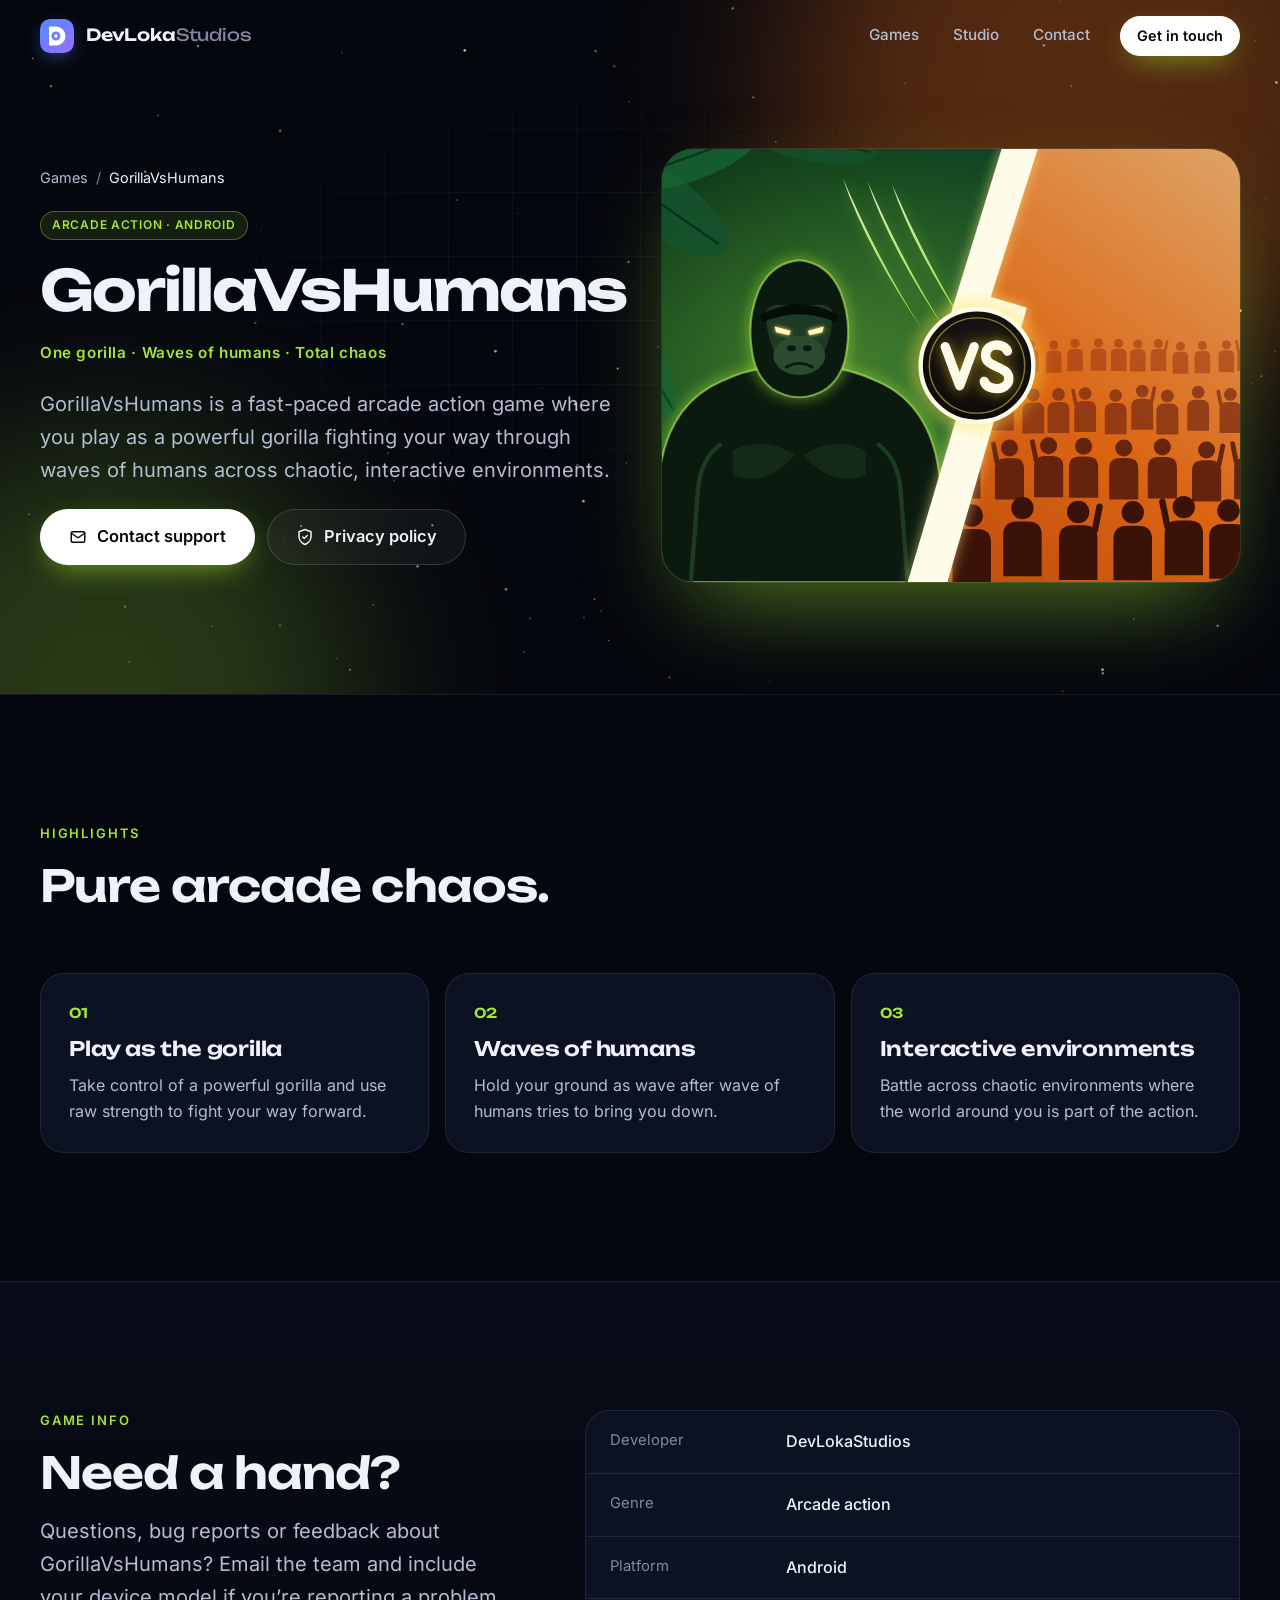
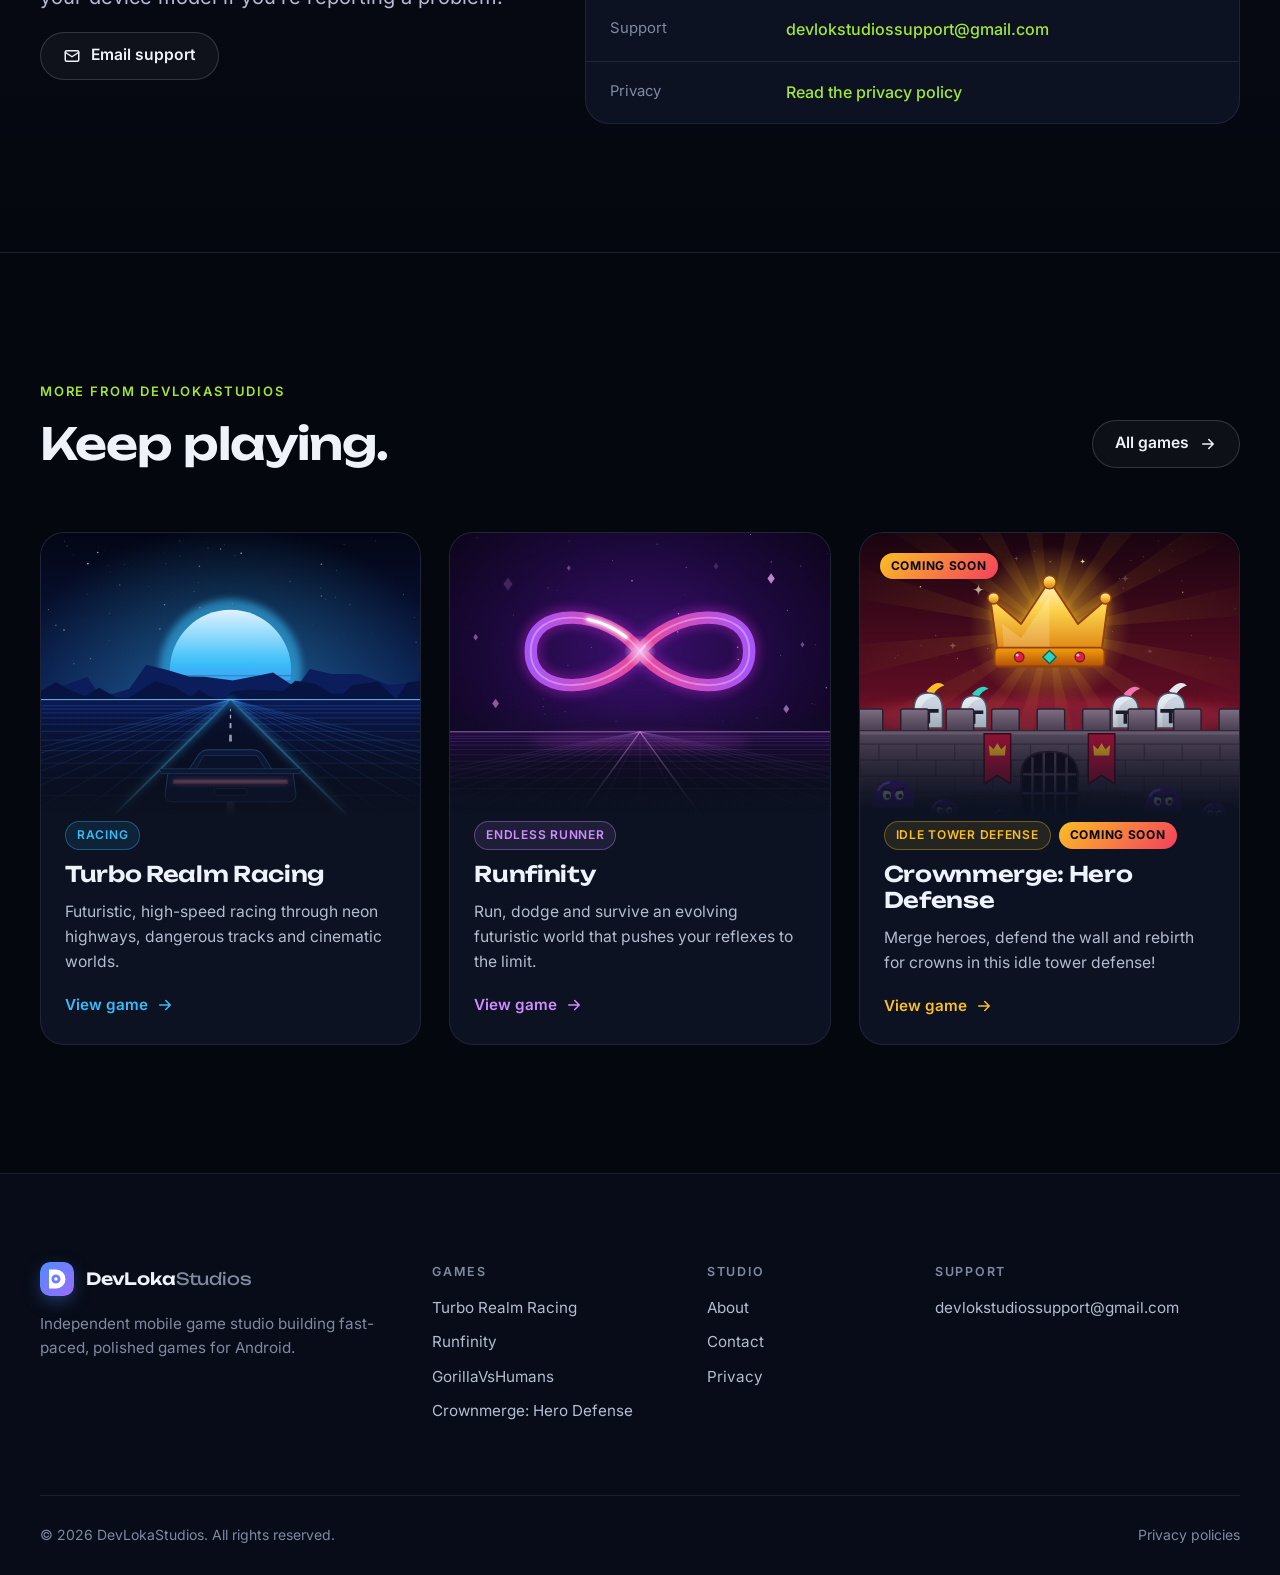
<file: game3.html>
<!DOCTYPE html>
<html lang="en">
<head>
  <meta charset="UTF-8">
  <meta name="viewport" content="width=device-width, initial-scale=1">
  <title>GorillaVsHumans — DevLokaStudios</title>
  <meta name="description" content="GorillaVsHumans is a fast-paced arcade action game for Android by DevLokaStudios. Play as a powerful gorilla and fight your way through waves of humans.">
  <link rel="canonical" href="https://devlokastudios.github.io/game3.html">
  <meta name="theme-color" content="#05070e">

  <meta property="og:type" content="website">
  <meta property="og:site_name" content="DevLokaStudios">
  <meta property="og:title" content="GorillaVsHumans — DevLokaStudios">
  <meta property="og:description" content="GorillaVsHumans is a fast-paced arcade action game for Android by DevLokaStudios. Play as a powerful gorilla and fight your way through waves of humans.">
  <meta property="og:url" content="https://devlokastudios.github.io/game3.html">
  <meta property="og:image" content="https://devlokastudios.github.io/assets/img/og/og-gorilla-vs-humans.png">
  <meta property="og:image:width" content="1200">
  <meta property="og:image:height" content="630">
  <meta name="twitter:card" content="summary_large_image">

  <link rel="icon" href="favicon.svg" type="image/svg+xml">
  <link rel="icon" href="assets/img/favicon-32.png" type="image/png" sizes="32x32">
  <link rel="apple-touch-icon" href="assets/img/apple-touch-icon.png">

  <link rel="preload" href="assets/fonts/unbounded-latin-wght.woff2" as="font" type="font/woff2" crossorigin>
  <link rel="preload" href="assets/fonts/inter-latin-wght.woff2" as="font" type="font/woff2" crossorigin>
  <link rel="stylesheet" href="assets/css/site.css">
  <script src="assets/js/site.js" defer></script>
  <script type="application/ld+json">
  {
    "@context": "https://schema.org",
    "@type": "VideoGame",
    "name": "GorillaVsHumans",
    "description": "GorillaVsHumans is a fast-paced arcade action game where you play as a powerful gorilla fighting your way through waves of humans across chaotic, interactive environments.",
    "genre": "Arcade action",
    "gamePlatform": "Android",
    "url": "https://devlokastudios.github.io/game3.html",
    "image": "https://devlokastudios.github.io/assets/img/og/og-gorilla-vs-humans.png",
    "author": { "@type": "Organization", "name": "DevLokaStudios", "url": "https://devlokastudios.github.io/" }
  }
  </script>
</head>
<body class="theme-gorilla">
  <a class="skip-link" href="#main">Skip to content</a>

  <header class="site-header" data-header>
    <div class="container site-header__inner">
      <a class="brand" href="./" aria-label="DevLokaStudios home">
        <img class="brand__mark" src="assets/img/logo-mark.svg" alt="" width="34" height="34">
        <span class="brand__name">DevLoka<span>Studios</span></span>
      </a>
      <button class="nav-toggle" type="button" aria-expanded="false" aria-controls="site-nav" data-nav-toggle>
        <span class="nav-toggle__icon" aria-hidden="true"></span>
        <span class="sr-only">Menu</span>
      </button>
      <nav class="site-nav" id="site-nav" aria-label="Main">
        <a class="site-nav__link" href="./#games">Games</a>
        <a class="site-nav__link" href="./#studio">Studio</a>
        <a class="site-nav__link" href="./#contact">Contact</a>
        <a class="btn btn--primary btn--sm" href="mailto:devlokstudiossupport@gmail.com">Get in touch</a>
      </nav>
    </div>
  </header>

  <main id="main">
    <section class="game-hero" aria-labelledby="game-title">
      <canvas class="starfield" data-starfield aria-hidden="true"></canvas>
      <div class="grid-bg" aria-hidden="true"></div>
      <div class="glow glow--a" aria-hidden="true"></div>
      <div class="glow glow--b" aria-hidden="true"></div>

      <div class="container game-hero__inner">
        <div class="game-hero__copy">
          <nav class="breadcrumb" aria-label="Breadcrumb" data-reveal>
            <a href="./#games">Games</a>
            <span aria-hidden="true">/</span>
            <span aria-current="page">GorillaVsHumans</span>
          </nav>
          <p class="tag" data-reveal>Arcade action · Android</p>
          <h1 class="display display--game" id="game-title" data-reveal style="--reveal-delay:.05s">GorillaVsHumans</h1>
          <p class="game-hero__tagline" data-reveal style="--reveal-delay:.08s">One gorilla · Waves of humans · Total chaos</p>
          <div class="game-hero__about" data-reveal style="--reveal-delay:.1s">
          <p class="lead">GorillaVsHumans is a fast-paced arcade action game where you play as a powerful gorilla fighting your way through waves of humans across chaotic, interactive environments.</p>
          </div>
          <div class="actions" data-reveal style="--reveal-delay:.15s">
            <!-- Google Play button: paste this game's Play Store link into href, then delete the word "hidden" to show it. -->
            <a class="btn btn--store btn--lg" href="https://play.google.com/store/apps/details?id=PACKAGE_NAME" hidden>
              <svg viewBox="0 0 24 24" aria-hidden="true"><path fill="currentColor" d="M6 3.6v16.8a1 1 0 0 0 1.52.85l13.6-8.4a1 1 0 0 0 0-1.7L7.52 2.75A1 1 0 0 0 6 3.6z"/></svg>
              Get it on Google Play
            </a>
            <a class="btn btn--primary btn--lg" href="mailto:devlokstudiossupport@gmail.com?subject=GorillaVsHumans%20support">
              <svg viewBox="0 0 24 24" fill="none" stroke="currentColor" stroke-width="2" stroke-linecap="round" stroke-linejoin="round" aria-hidden="true"><rect x="3" y="5" width="18" height="14" rx="2"/><path d="m3 7 9 6 9-6"/></svg>
              Contact support
            </a>
            <a class="btn btn--ghost btn--lg" href="privacy-policy-GorillaVsHumans.html">
              <svg viewBox="0 0 24 24" fill="none" stroke="currentColor" stroke-width="2" stroke-linecap="round" stroke-linejoin="round" aria-hidden="true"><path d="M12 22s8-3.5 8-10V5l-8-3-8 3v7c0 6.5 8 10 8 10z"/><path d="m9 12 2 2 4-4"/></svg>
              Privacy policy
            </a>
          </div>
        </div>

        <div class="game-hero__art" data-reveal style="--reveal-delay:.1s">
          <div class="cover">
            <img src="assets/img/games/gorilla-vs-humans.svg" alt="GorillaVsHumans cover art" width="800" height="600">
          </div>
        </div>
      </div>
    </section>

    <section class="section" aria-labelledby="features-title">
      <div class="container">
        <div class="section-head" data-reveal>
          <p class="eyebrow">Highlights</p>
          <h2 class="h2" id="features-title">Pure arcade chaos.</h2>
        </div>
        <div class="features">
          <div class="feature" data-reveal>
            <span class="feature__num">01</span>
            <h3 class="h3">Play as the gorilla</h3>
            <p>Take control of a powerful gorilla and use raw strength to fight your way forward.</p>
          </div>
          <div class="feature" data-reveal style="--reveal-delay:0.06s">
            <span class="feature__num">02</span>
            <h3 class="h3">Waves of humans</h3>
            <p>Hold your ground as wave after wave of humans tries to bring you down.</p>
          </div>
          <div class="feature" data-reveal style="--reveal-delay:0.12s">
            <span class="feature__num">03</span>
            <h3 class="h3">Interactive environments</h3>
            <p>Battle across chaotic environments where the world around you is part of the action.</p>
          </div>
        </div>
      </div>
    </section>

    <section class="section section--alt" aria-labelledby="info-title">
      <div class="container info">
        <div class="info__copy" data-reveal>
          <p class="eyebrow">Game info</p>
          <h2 class="h2" id="info-title">Need a hand?</h2>
          <p class="lead">Questions, bug reports or feedback about GorillaVsHumans? Email the team and include your device model if you’re reporting a problem.</p>
          <a class="btn btn--ghost" href="mailto:devlokstudiossupport@gmail.com?subject=GorillaVsHumans%20support">
            <svg viewBox="0 0 24 24" fill="none" stroke="currentColor" stroke-width="2" stroke-linecap="round" stroke-linejoin="round" aria-hidden="true"><rect x="3" y="5" width="18" height="14" rx="2"/><path d="m3 7 9 6 9-6"/></svg>
            Email support
          </a>
        </div>
        <dl class="info__list" data-reveal style="--reveal-delay:.08s">
          <div class="info__row"><dt>Developer</dt><dd>DevLokaStudios</dd></div>
          <div class="info__row"><dt>Genre</dt><dd>Arcade action</dd></div>
          <div class="info__row"><dt>Platform</dt><dd>Android</dd></div>
          <div class="info__row"><dt>Support</dt><dd><a href="mailto:devlokstudiossupport@gmail.com?subject=GorillaVsHumans%20support">devlokstudiossupport@gmail.com</a></dd></div>
          <div class="info__row"><dt>Privacy</dt><dd><a href="privacy-policy-GorillaVsHumans.html">Read the privacy policy</a></dd></div>
        </dl>
      </div>
    </section>

    <section class="section" aria-labelledby="more-title">
      <div class="container">
        <div class="section-head__row">
          <div class="section-head" data-reveal>
            <p class="eyebrow">More from DevLokaStudios</p>
            <h2 class="h2" id="more-title">Keep playing.</h2>
          </div>
          <a class="btn btn--ghost" href="./#games" data-reveal>
            All games
            <svg class="btn__arrow" viewBox="0 0 24 24" fill="none" stroke="currentColor" stroke-width="2" stroke-linecap="round" stroke-linejoin="round" aria-hidden="true"><path d="M5 12h14M13 6l6 6-6 6"/></svg>
          </a>
        </div>
        <div class="game-grid">
          <article class="game-card theme-turbo" data-reveal>
            <div class="game-card__media">
              <img src="assets/img/games/turbo-realm-racing.svg" alt="" width="800" height="600" loading="lazy">
            </div>
            <div class="game-card__body">
              <div class="game-card__tags"><p class="tag">Racing</p></div>
              <h3 class="game-card__title"><a href="game1.html">Turbo Realm Racing</a></h3>
              <p class="game-card__text">Futuristic, high-speed racing through neon highways, dangerous tracks and cinematic worlds.</p>
              <span class="game-card__cta" aria-hidden="true">
                View game
                <svg viewBox="0 0 24 24" fill="none" stroke="currentColor" stroke-width="2" stroke-linecap="round" stroke-linejoin="round" aria-hidden="true"><path d="M5 12h14M13 6l6 6-6 6"/></svg>
              </span>
            </div>
          </article>
          <article class="game-card theme-runfinity" data-reveal style="--reveal-delay:0.08s">
            <div class="game-card__media">
              <img src="assets/img/games/runfinity.svg" alt="" width="800" height="600" loading="lazy">
            </div>
            <div class="game-card__body">
              <div class="game-card__tags"><p class="tag">Endless runner</p></div>
              <h3 class="game-card__title"><a href="game2.html">Runfinity</a></h3>
              <p class="game-card__text">Run, dodge and survive an evolving futuristic world that pushes your reflexes to the limit.</p>
              <span class="game-card__cta" aria-hidden="true">
                View game
                <svg viewBox="0 0 24 24" fill="none" stroke="currentColor" stroke-width="2" stroke-linecap="round" stroke-linejoin="round" aria-hidden="true"><path d="M5 12h14M13 6l6 6-6 6"/></svg>
              </span>
            </div>
          </article>
          <article class="game-card theme-crown" data-reveal style="--reveal-delay:0.16s">
            <div class="game-card__media">
              <img src="assets/img/games/crownmerge-hero-defense.svg" alt="" width="800" height="600" loading="lazy">
              <span class="badge game-card__status">Coming Soon</span>
            </div>
            <div class="game-card__body">
              <div class="game-card__tags"><p class="tag">Idle tower defense</p><span class="badge">Coming Soon</span></div>
              <h3 class="game-card__title"><a href="game4.html">Crownmerge: Hero Defense</a></h3>
              <p class="game-card__text">Merge heroes, defend the wall and rebirth for crowns in this idle tower defense!</p>
              <span class="game-card__cta" aria-hidden="true">
                View game
                <svg viewBox="0 0 24 24" fill="none" stroke="currentColor" stroke-width="2" stroke-linecap="round" stroke-linejoin="round" aria-hidden="true"><path d="M5 12h14M13 6l6 6-6 6"/></svg>
              </span>
            </div>
          </article>
        </div>
      </div>
    </section>
  </main>

  <footer class="site-footer">
    <div class="container site-footer__grid">
      <div class="site-footer__about">
        <a class="brand" href="./" aria-label="DevLokaStudios home">
          <img class="brand__mark" src="assets/img/logo-mark.svg" alt="" width="34" height="34">
          <span class="brand__name">DevLoka<span>Studios</span></span>
        </a>
        <p>Independent mobile game studio building fast-paced, polished games for Android.</p>
      </div>
      <nav class="site-footer__col" aria-labelledby="footer-games">
        <h2 id="footer-games">Games</h2>
        <ul role="list">
          <li><a href="game1.html">Turbo Realm Racing</a></li>
          <li><a href="game2.html">Runfinity</a></li>
          <li><a href="game3.html">GorillaVsHumans</a></li>
          <li><a href="game4.html">Crownmerge: Hero Defense</a></li>
        </ul>
      </nav>
      <nav class="site-footer__col" aria-labelledby="footer-studio">
        <h2 id="footer-studio">Studio</h2>
        <ul role="list">
          <li><a href="./#studio">About</a></li>
          <li><a href="./#contact">Contact</a></li>
          <li><a href="privacy-policy.html">Privacy</a></li>
        </ul>
      </nav>
      <div class="site-footer__col">
        <h2>Support</h2>
        <ul role="list">
          <li><a href="mailto:devlokstudiossupport@gmail.com">devlokstudiossupport@gmail.com</a></li>
        </ul>
      </div>
    </div>
    <div class="container">
      <div class="site-footer__bottom">
        <p>© 2026 DevLokaStudios. All rights reserved.</p>
        <p><a href="privacy-policy.html">Privacy policies</a></p>
      </div>
    </div>
  </footer>
</body>
</html>
</file>
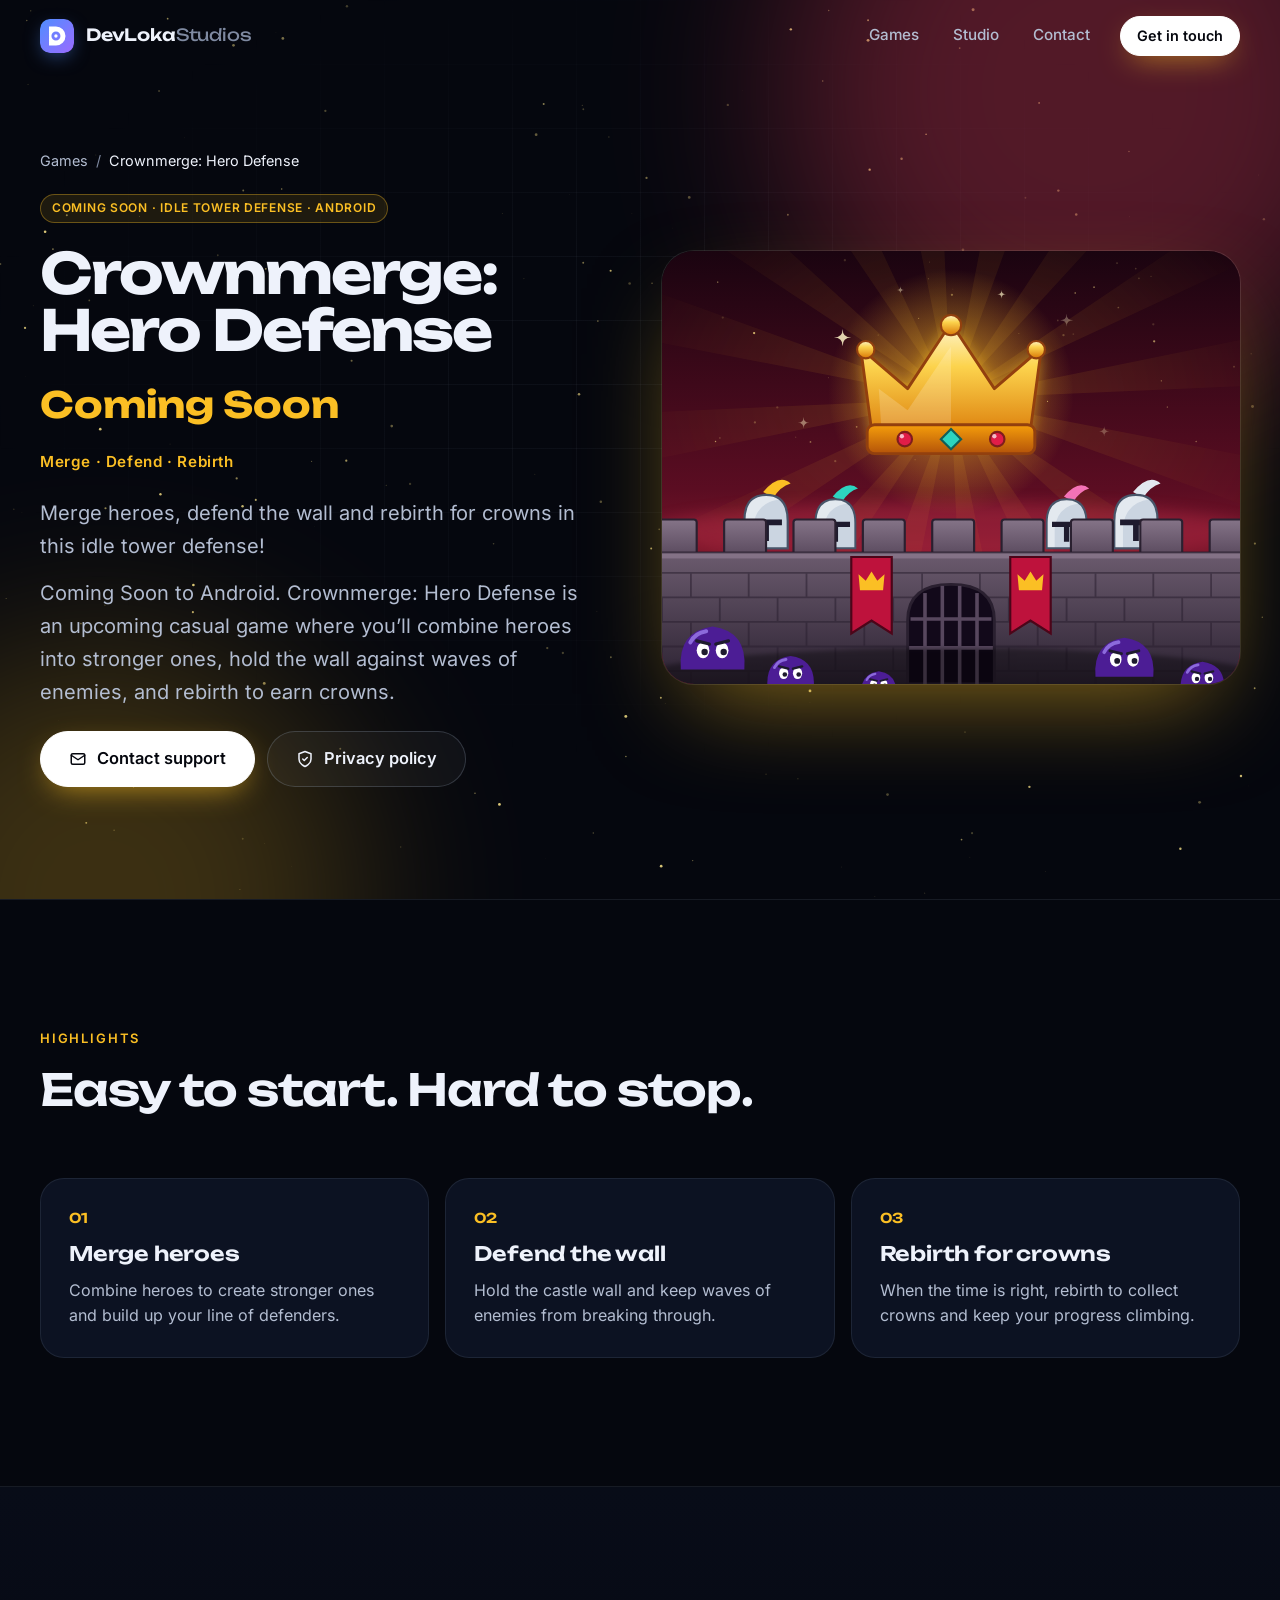
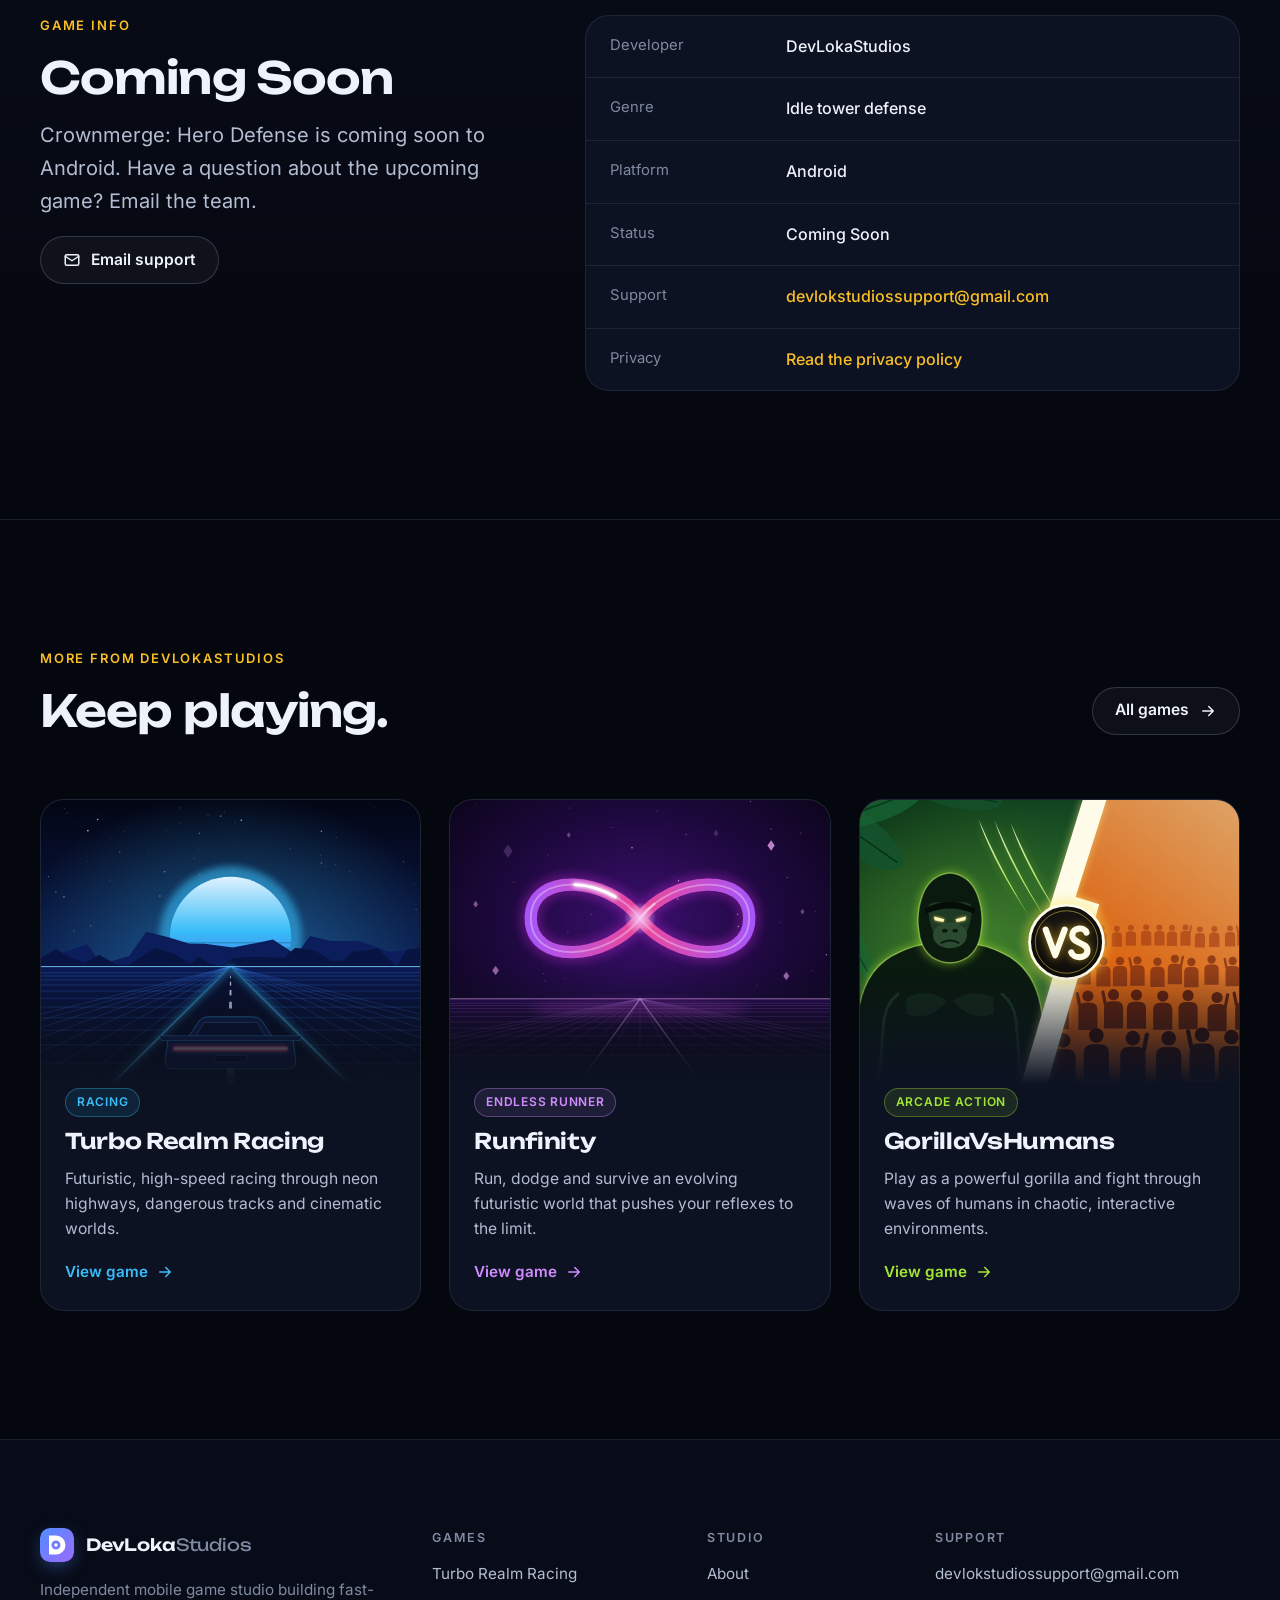
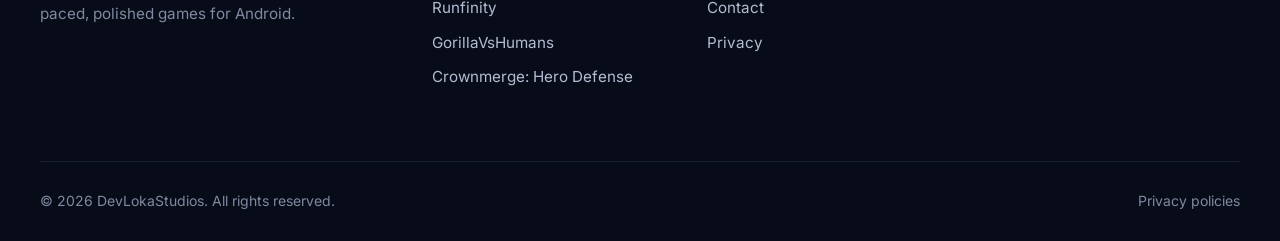
<file: game4.html>
<!DOCTYPE html>
<html lang="en">
<head>
  <meta charset="UTF-8">
  <meta name="viewport" content="width=device-width, initial-scale=1">
  <title>Crownmerge: Hero Defense — Coming Soon | DevLokaStudios</title>
  <meta name="description" content="Crownmerge: Hero Defense — Coming Soon to Android from DevLokaStudios. Merge heroes, defend the wall and rebirth for crowns in this upcoming idle tower defense game.">
  <link rel="canonical" href="https://devlokastudios.github.io/game4.html">
  <meta name="theme-color" content="#05070e">

  <meta property="og:type" content="website">
  <meta property="og:site_name" content="DevLokaStudios">
  <meta property="og:title" content="Crownmerge: Hero Defense — DevLokaStudios">
  <meta property="og:description" content="Crownmerge: Hero Defense — Coming Soon to Android from DevLokaStudios. Merge heroes, defend the wall and rebirth for crowns in this upcoming idle tower defense game.">
  <meta property="og:url" content="https://devlokastudios.github.io/game4.html">
  <meta property="og:image" content="https://devlokastudios.github.io/assets/img/og/og-crownmerge-hero-defense.png">
  <meta property="og:image:width" content="1200">
  <meta property="og:image:height" content="630">
  <meta name="twitter:card" content="summary_large_image">

  <link rel="icon" href="favicon.svg" type="image/svg+xml">
  <link rel="icon" href="assets/img/favicon-32.png" type="image/png" sizes="32x32">
  <link rel="apple-touch-icon" href="assets/img/apple-touch-icon.png">

  <link rel="preload" href="assets/fonts/unbounded-latin-wght.woff2" as="font" type="font/woff2" crossorigin>
  <link rel="preload" href="assets/fonts/inter-latin-wght.woff2" as="font" type="font/woff2" crossorigin>
  <link rel="stylesheet" href="assets/css/site.css">
  <script src="assets/js/site.js" defer></script>
  <script type="application/ld+json">
  {
    "@context": "https://schema.org",
    "@type": "VideoGame",
    "name": "Crownmerge: Hero Defense",
    "description": "Coming Soon to Android. Merge heroes, defend the wall and rebirth for crowns in this upcoming idle tower defense game!",
    "genre": "Idle tower defense",
    "gamePlatform": "Android",
    "url": "https://devlokastudios.github.io/game4.html",
    "image": "https://devlokastudios.github.io/assets/img/og/og-crownmerge-hero-defense.png",
    "author": { "@type": "Organization", "name": "DevLokaStudios", "url": "https://devlokastudios.github.io/" }
  }
  </script>
</head>
<body class="theme-crown">
  <a class="skip-link" href="#main">Skip to content</a>

  <header class="site-header" data-header>
    <div class="container site-header__inner">
      <a class="brand" href="./" aria-label="DevLokaStudios home">
        <img class="brand__mark" src="assets/img/logo-mark.svg" alt="" width="34" height="34">
        <span class="brand__name">DevLoka<span>Studios</span></span>
      </a>
      <button class="nav-toggle" type="button" aria-expanded="false" aria-controls="site-nav" data-nav-toggle>
        <span class="nav-toggle__icon" aria-hidden="true"></span>
        <span class="sr-only">Menu</span>
      </button>
      <nav class="site-nav" id="site-nav" aria-label="Main">
        <a class="site-nav__link" href="./#games">Games</a>
        <a class="site-nav__link" href="./#studio">Studio</a>
        <a class="site-nav__link" href="./#contact">Contact</a>
        <a class="btn btn--primary btn--sm" href="mailto:devlokstudiossupport@gmail.com">Get in touch</a>
      </nav>
    </div>
  </header>

  <main id="main">
    <section class="game-hero" aria-labelledby="game-title">
      <canvas class="starfield" data-starfield aria-hidden="true"></canvas>
      <div class="grid-bg" aria-hidden="true"></div>
      <div class="glow glow--a" aria-hidden="true"></div>
      <div class="glow glow--b" aria-hidden="true"></div>

      <div class="container game-hero__inner">
        <div class="game-hero__copy">
          <nav class="breadcrumb" aria-label="Breadcrumb" data-reveal>
            <a href="./#games">Games</a>
            <span aria-hidden="true">/</span>
            <span aria-current="page">Crownmerge: Hero Defense</span>
          </nav>
          <p class="tag" data-reveal>Coming Soon · Idle tower defense · Android</p>
          <h1 class="display display--game" id="game-title" data-reveal style="--reveal-delay:.05s">Crownmerge: Hero Defense</h1>
          <p class="game-hero__status" data-reveal style="--reveal-delay:.06s">Coming Soon</p>
          <p class="game-hero__tagline" data-reveal style="--reveal-delay:.08s">Merge · Defend · Rebirth</p>
          <div class="game-hero__about" data-reveal style="--reveal-delay:.1s">
          <p class="lead">Merge heroes, defend the wall and rebirth for crowns in this idle tower defense!</p>
          <p class="lead">Coming Soon to Android. Crownmerge: Hero Defense is an upcoming casual game where you’ll combine heroes into stronger ones, hold the wall against waves of enemies, and rebirth to earn crowns.</p>
          </div>
          <div class="actions" data-reveal style="--reveal-delay:.15s">
            <a class="btn btn--primary btn--lg" href="mailto:devlokstudiossupport@gmail.com?subject=Crownmerge%3A%20Hero%20Defense%20support">
              <svg viewBox="0 0 24 24" fill="none" stroke="currentColor" stroke-width="2" stroke-linecap="round" stroke-linejoin="round" aria-hidden="true"><rect x="3" y="5" width="18" height="14" rx="2"/><path d="m3 7 9 6 9-6"/></svg>
              Contact support
            </a>
            <a class="btn btn--ghost btn--lg" href="privacy-policy-Crownmerge.html">
              <svg viewBox="0 0 24 24" fill="none" stroke="currentColor" stroke-width="2" stroke-linecap="round" stroke-linejoin="round" aria-hidden="true"><path d="M12 22s8-3.5 8-10V5l-8-3-8 3v7c0 6.5 8 10 8 10z"/><path d="m9 12 2 2 4-4"/></svg>
              Privacy policy
            </a>
          </div>
        </div>

        <div class="game-hero__art" data-reveal style="--reveal-delay:.1s">
          <div class="cover">
            <img src="assets/img/games/crownmerge-hero-defense.svg" alt="Crownmerge: Hero Defense cover art" width="800" height="600">
          </div>
        </div>
      </div>
    </section>

    <section class="section" aria-labelledby="features-title">
      <div class="container">
        <div class="section-head" data-reveal>
          <p class="eyebrow">Highlights</p>
          <h2 class="h2" id="features-title">Easy to start. Hard to stop.</h2>
        </div>
        <div class="features">
          <div class="feature" data-reveal>
            <span class="feature__num">01</span>
            <h3 class="h3">Merge heroes</h3>
            <p>Combine heroes to create stronger ones and build up your line of defenders.</p>
          </div>
          <div class="feature" data-reveal style="--reveal-delay:0.06s">
            <span class="feature__num">02</span>
            <h3 class="h3">Defend the wall</h3>
            <p>Hold the castle wall and keep waves of enemies from breaking through.</p>
          </div>
          <div class="feature" data-reveal style="--reveal-delay:0.12s">
            <span class="feature__num">03</span>
            <h3 class="h3">Rebirth for crowns</h3>
            <p>When the time is right, rebirth to collect crowns and keep your progress climbing.</p>
          </div>
        </div>
      </div>
    </section>

    <section class="section section--alt" aria-labelledby="info-title">
      <div class="container info">
        <div class="info__copy" data-reveal>
          <p class="eyebrow">Game info</p>
          <h2 class="h2" id="info-title">Coming Soon</h2>
          <p class="lead">Crownmerge: Hero Defense is coming soon to Android. Have a question about the upcoming game? Email the team.</p>
          <a class="btn btn--ghost" href="mailto:devlokstudiossupport@gmail.com?subject=Crownmerge%3A%20Hero%20Defense%20support">
            <svg viewBox="0 0 24 24" fill="none" stroke="currentColor" stroke-width="2" stroke-linecap="round" stroke-linejoin="round" aria-hidden="true"><rect x="3" y="5" width="18" height="14" rx="2"/><path d="m3 7 9 6 9-6"/></svg>
            Email support
          </a>
        </div>
        <dl class="info__list" data-reveal style="--reveal-delay:.08s">
          <div class="info__row"><dt>Developer</dt><dd>DevLokaStudios</dd></div>
          <div class="info__row"><dt>Genre</dt><dd>Idle tower defense</dd></div>
          <div class="info__row"><dt>Platform</dt><dd>Android</dd></div>
          <div class="info__row"><dt>Status</dt><dd>Coming Soon</dd></div>
          <div class="info__row"><dt>Support</dt><dd><a href="mailto:devlokstudiossupport@gmail.com?subject=Crownmerge%3A%20Hero%20Defense%20support">devlokstudiossupport@gmail.com</a></dd></div>
          <div class="info__row"><dt>Privacy</dt><dd><a href="privacy-policy-Crownmerge.html">Read the privacy policy</a></dd></div>
        </dl>
      </div>
    </section>

    <section class="section" aria-labelledby="more-title">
      <div class="container">
        <div class="section-head__row">
          <div class="section-head" data-reveal>
            <p class="eyebrow">More from DevLokaStudios</p>
            <h2 class="h2" id="more-title">Keep playing.</h2>
          </div>
          <a class="btn btn--ghost" href="./#games" data-reveal>
            All games
            <svg class="btn__arrow" viewBox="0 0 24 24" fill="none" stroke="currentColor" stroke-width="2" stroke-linecap="round" stroke-linejoin="round" aria-hidden="true"><path d="M5 12h14M13 6l6 6-6 6"/></svg>
          </a>
        </div>
        <div class="game-grid">
          <article class="game-card theme-turbo" data-reveal>
            <div class="game-card__media">
              <img src="assets/img/games/turbo-realm-racing.svg" alt="" width="800" height="600" loading="lazy">
            </div>
            <div class="game-card__body">
              <div class="game-card__tags"><p class="tag">Racing</p></div>
              <h3 class="game-card__title"><a href="game1.html">Turbo Realm Racing</a></h3>
              <p class="game-card__text">Futuristic, high-speed racing through neon highways, dangerous tracks and cinematic worlds.</p>
              <span class="game-card__cta" aria-hidden="true">
                View game
                <svg viewBox="0 0 24 24" fill="none" stroke="currentColor" stroke-width="2" stroke-linecap="round" stroke-linejoin="round" aria-hidden="true"><path d="M5 12h14M13 6l6 6-6 6"/></svg>
              </span>
            </div>
          </article>
          <article class="game-card theme-runfinity" data-reveal style="--reveal-delay:0.08s">
            <div class="game-card__media">
              <img src="assets/img/games/runfinity.svg" alt="" width="800" height="600" loading="lazy">
            </div>
            <div class="game-card__body">
              <div class="game-card__tags"><p class="tag">Endless runner</p></div>
              <h3 class="game-card__title"><a href="game2.html">Runfinity</a></h3>
              <p class="game-card__text">Run, dodge and survive an evolving futuristic world that pushes your reflexes to the limit.</p>
              <span class="game-card__cta" aria-hidden="true">
                View game
                <svg viewBox="0 0 24 24" fill="none" stroke="currentColor" stroke-width="2" stroke-linecap="round" stroke-linejoin="round" aria-hidden="true"><path d="M5 12h14M13 6l6 6-6 6"/></svg>
              </span>
            </div>
          </article>
          <article class="game-card theme-gorilla" data-reveal style="--reveal-delay:0.16s">
            <div class="game-card__media">
              <img src="assets/img/games/gorilla-vs-humans.svg" alt="" width="800" height="600" loading="lazy">
            </div>
            <div class="game-card__body">
              <div class="game-card__tags"><p class="tag">Arcade action</p></div>
              <h3 class="game-card__title"><a href="game3.html">GorillaVsHumans</a></h3>
              <p class="game-card__text">Play as a powerful gorilla and fight through waves of humans in chaotic, interactive environments.</p>
              <span class="game-card__cta" aria-hidden="true">
                View game
                <svg viewBox="0 0 24 24" fill="none" stroke="currentColor" stroke-width="2" stroke-linecap="round" stroke-linejoin="round" aria-hidden="true"><path d="M5 12h14M13 6l6 6-6 6"/></svg>
              </span>
            </div>
          </article>
        </div>
      </div>
    </section>
  </main>

  <footer class="site-footer">
    <div class="container site-footer__grid">
      <div class="site-footer__about">
        <a class="brand" href="./" aria-label="DevLokaStudios home">
          <img class="brand__mark" src="assets/img/logo-mark.svg" alt="" width="34" height="34">
          <span class="brand__name">DevLoka<span>Studios</span></span>
        </a>
        <p>Independent mobile game studio building fast-paced, polished games for Android.</p>
      </div>
      <nav class="site-footer__col" aria-labelledby="footer-games">
        <h2 id="footer-games">Games</h2>
        <ul role="list">
          <li><a href="game1.html">Turbo Realm Racing</a></li>
          <li><a href="game2.html">Runfinity</a></li>
          <li><a href="game3.html">GorillaVsHumans</a></li>
          <li><a href="game4.html">Crownmerge: Hero Defense</a></li>
        </ul>
      </nav>
      <nav class="site-footer__col" aria-labelledby="footer-studio">
        <h2 id="footer-studio">Studio</h2>
        <ul role="list">
          <li><a href="./#studio">About</a></li>
          <li><a href="./#contact">Contact</a></li>
          <li><a href="privacy-policy.html">Privacy</a></li>
        </ul>
      </nav>
      <div class="site-footer__col">
        <h2>Support</h2>
        <ul role="list">
          <li><a href="mailto:devlokstudiossupport@gmail.com">devlokstudiossupport@gmail.com</a></li>
        </ul>
      </div>
    </div>
    <div class="container">
      <div class="site-footer__bottom">
        <p>© 2026 DevLokaStudios. All rights reserved.</p>
        <p><a href="privacy-policy.html">Privacy policies</a></p>
      </div>
    </div>
  </footer>
</body>
</html>
</file>
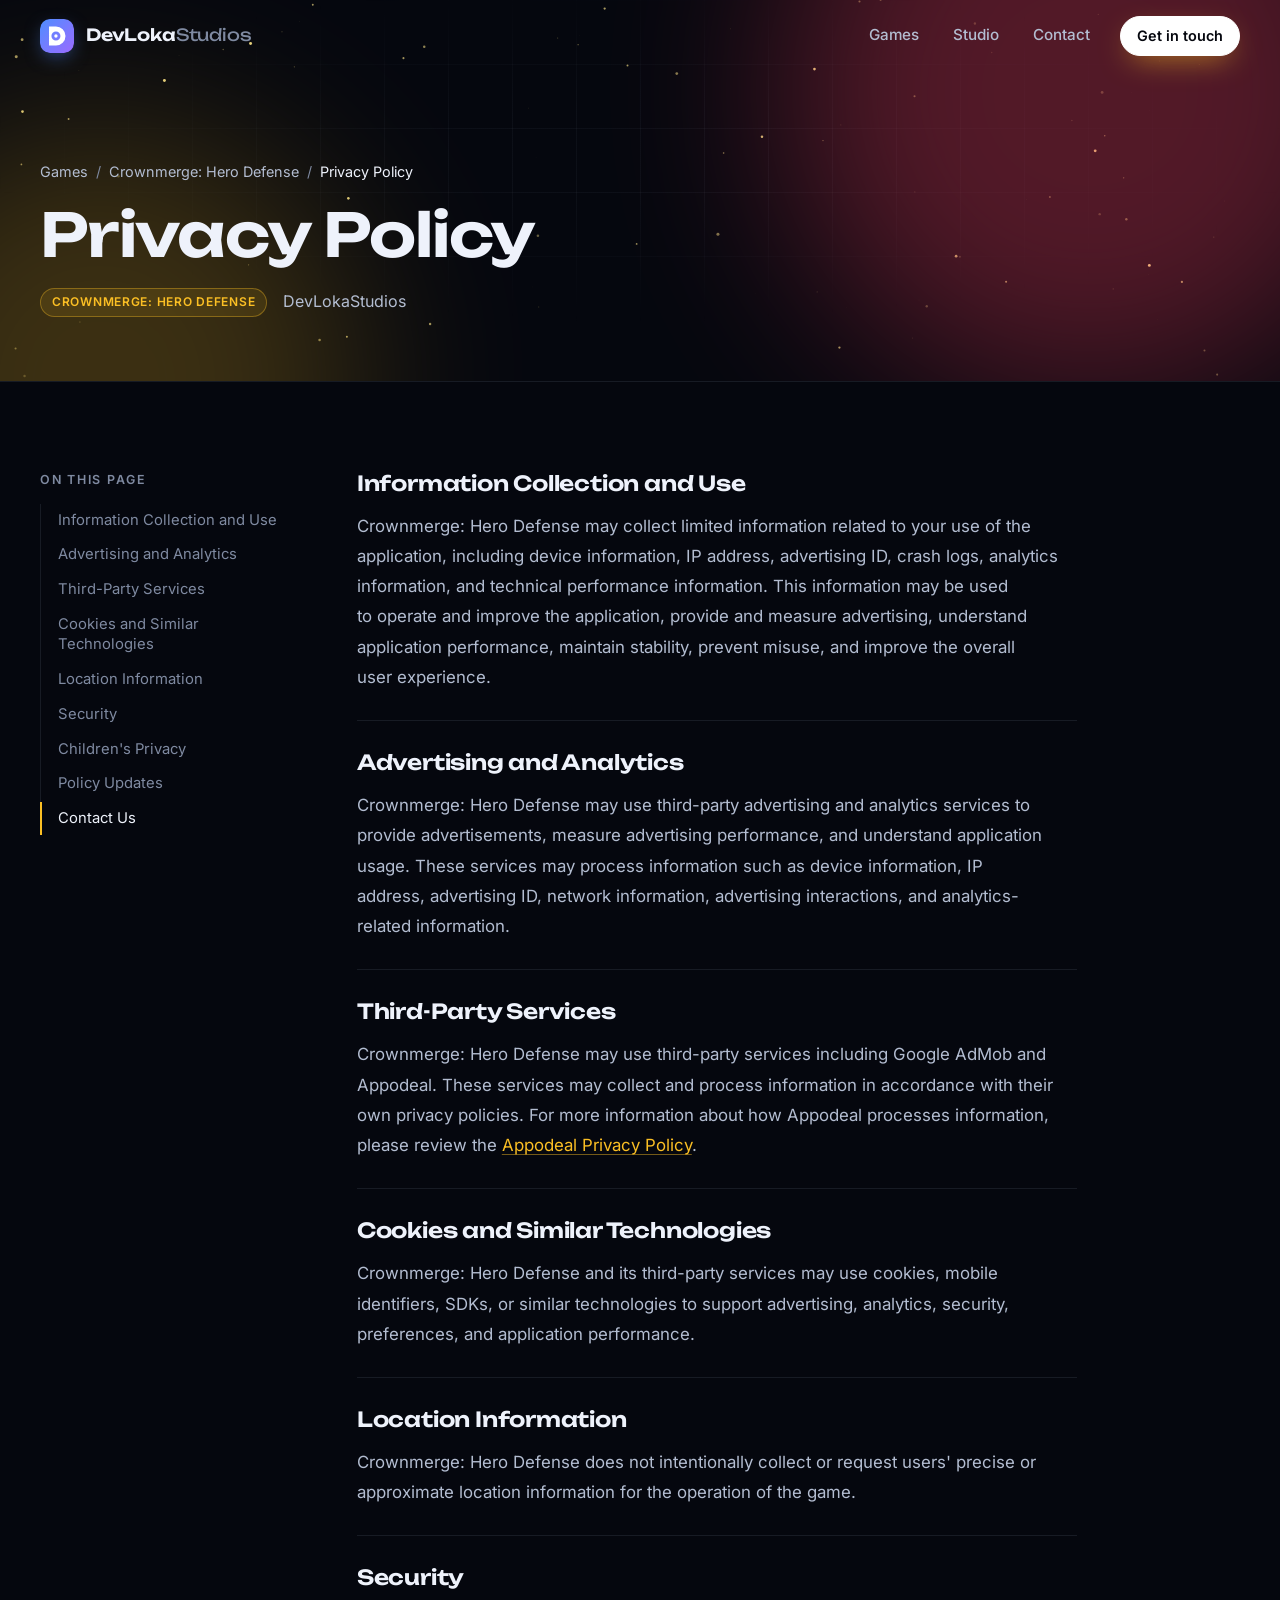
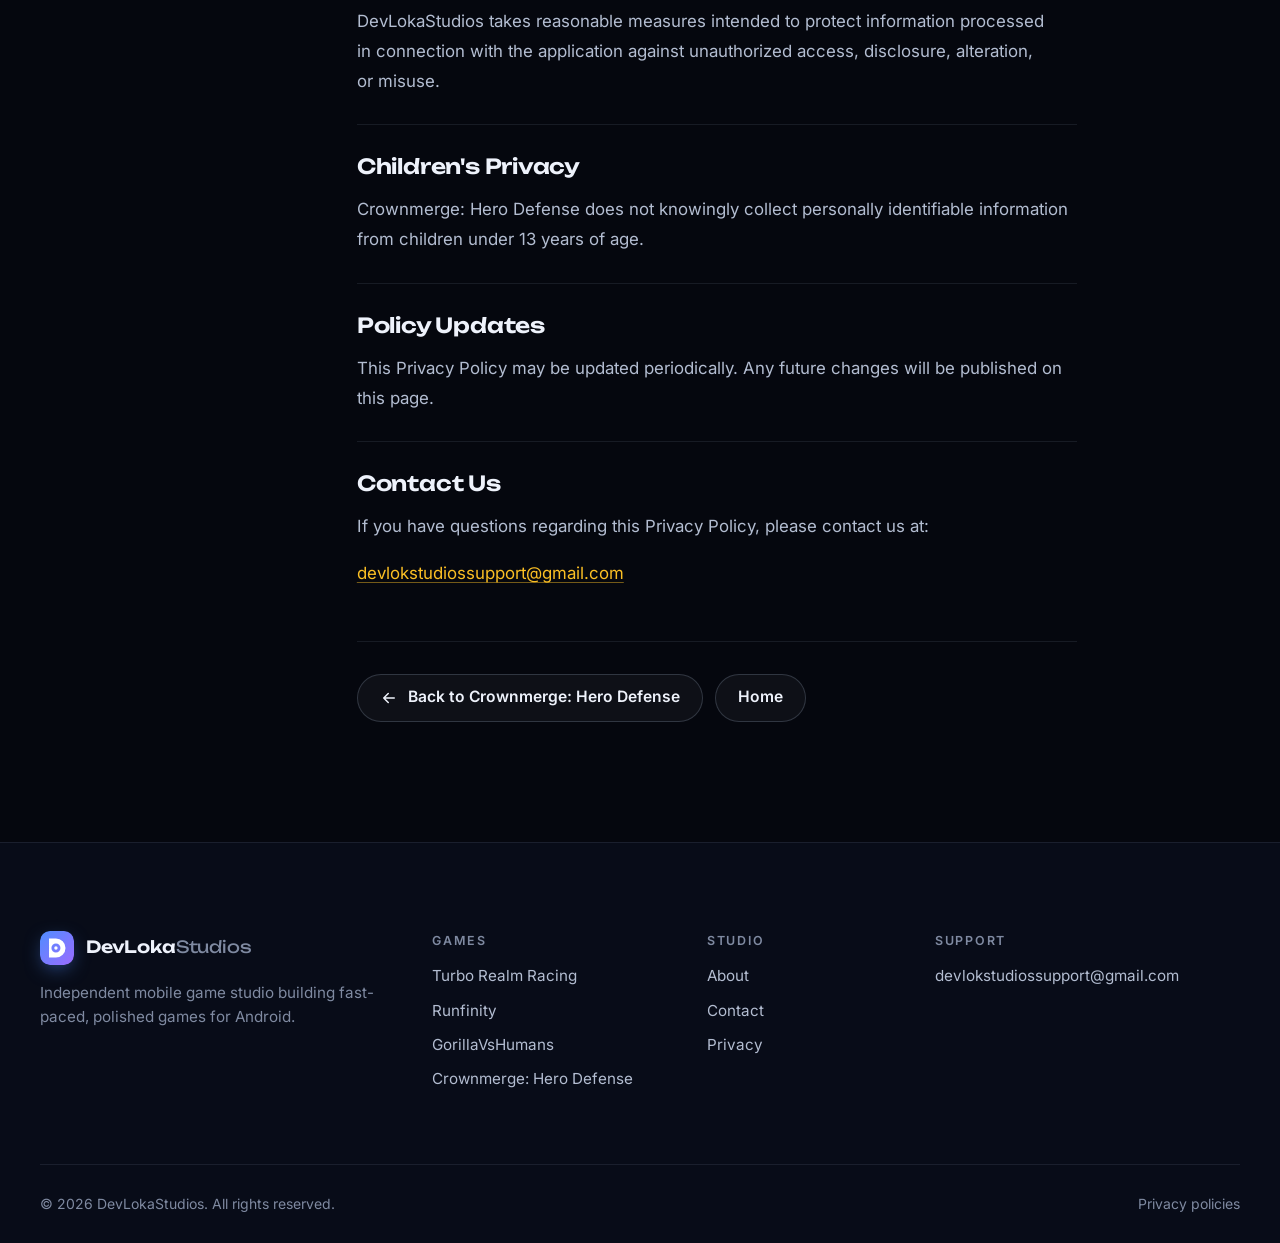
<file: privacy-policy-Crownmerge.html>
<!DOCTYPE html>
<html lang="en">
<head>
  <meta charset="UTF-8">
  <meta name="viewport" content="width=device-width, initial-scale=1">
  <title>Privacy Policy — Crownmerge: Hero Defense | DevLokaStudios</title>
  <meta name="description" content="Privacy Policy for Crownmerge: Hero Defense, a game by DevLokaStudios.">
  <link rel="canonical" href="https://devlokastudios.github.io/privacy-policy-Crownmerge.html">
  <meta name="theme-color" content="#05070e">

  <meta property="og:type" content="website">
  <meta property="og:site_name" content="DevLokaStudios">
  <meta property="og:title" content="Privacy Policy — Crownmerge: Hero Defense | DevLokaStudios">
  <meta property="og:description" content="Privacy Policy for Crownmerge: Hero Defense, a game by DevLokaStudios.">
  <meta property="og:url" content="https://devlokastudios.github.io/privacy-policy-Crownmerge.html">
  <meta property="og:image" content="https://devlokastudios.github.io/assets/img/og/og-crownmerge-hero-defense.png">
  <meta property="og:image:width" content="1200">
  <meta property="og:image:height" content="630">
  <meta name="twitter:card" content="summary_large_image">

  <link rel="icon" href="favicon.svg" type="image/svg+xml">
  <link rel="icon" href="assets/img/favicon-32.png" type="image/png" sizes="32x32">
  <link rel="apple-touch-icon" href="assets/img/apple-touch-icon.png">

  <link rel="preload" href="assets/fonts/unbounded-latin-wght.woff2" as="font" type="font/woff2" crossorigin>
  <link rel="preload" href="assets/fonts/inter-latin-wght.woff2" as="font" type="font/woff2" crossorigin>
  <link rel="stylesheet" href="assets/css/site.css">
  <script src="assets/js/site.js" defer></script>
</head>
<body class="theme-crown">
  <a class="skip-link" href="#main">Skip to content</a>

  <header class="site-header" data-header>
    <div class="container site-header__inner">
      <a class="brand" href="./" aria-label="DevLokaStudios home">
        <img class="brand__mark" src="assets/img/logo-mark.svg" alt="" width="34" height="34">
        <span class="brand__name">DevLoka<span>Studios</span></span>
      </a>
      <button class="nav-toggle" type="button" aria-expanded="false" aria-controls="site-nav" data-nav-toggle>
        <span class="nav-toggle__icon" aria-hidden="true"></span>
        <span class="sr-only">Menu</span>
      </button>
      <nav class="site-nav" id="site-nav" aria-label="Main">
        <a class="site-nav__link" href="./#games">Games</a>
        <a class="site-nav__link" href="./#studio">Studio</a>
        <a class="site-nav__link" href="./#contact">Contact</a>
        <a class="btn btn--primary btn--sm" href="mailto:devlokstudiossupport@gmail.com">Get in touch</a>
      </nav>
    </div>
  </header>

  <main id="main">
    <section class="page-hero" aria-labelledby="policy-title">
      <canvas class="starfield" data-starfield aria-hidden="true"></canvas>
      <div class="grid-bg" aria-hidden="true"></div>
      <div class="glow glow--a" aria-hidden="true"></div>
      <div class="glow glow--b" aria-hidden="true"></div>
      <div class="container page-hero__inner">
        <nav class="breadcrumb" aria-label="Breadcrumb">
          <a href="./#games">Games</a>
          <span aria-hidden="true">/</span>
          <a href="game4.html">Crownmerge: Hero Defense</a>
          <span aria-hidden="true">/</span>
          <span aria-current="page">Privacy Policy</span>
        </nav>
        <h1 class="h1" id="policy-title">Privacy Policy</h1>
        <div class="page-hero__meta">
          <span class="tag">Crownmerge: Hero Defense</span>
          <span>DevLokaStudios</span>
        </div>
      </div>
    </section>

    <div class="container legal">
      <aside class="toc" aria-labelledby="toc-title">
        <p class="toc__title" id="toc-title">On this page</p>
        <nav aria-labelledby="toc-title">
          <ol role="list">
            <li><a href="#information-collection-and-use">Information Collection and Use</a></li>
            <li><a href="#advertising-and-analytics">Advertising and Analytics</a></li>
            <li><a href="#third-party-services">Third-Party Services</a></li>
            <li><a href="#cookies-and-similar-technologies">Cookies and Similar Technologies</a></li>
            <li><a href="#location-information">Location Information</a></li>
            <li><a href="#security">Security</a></li>
            <li><a href="#childrens-privacy">Children's Privacy</a></li>
            <li><a href="#policy-updates">Policy Updates</a></li>
            <li><a href="#contact-us">Contact Us</a></li>
          </ol>
        </nav>
      </aside>

      <article class="prose">
          <section id="information-collection-and-use">
            <h2>Information Collection and Use</h2>
            <p>Crownmerge: Hero Defense may collect limited information related to your use of the application, including device information, IP address, advertising ID, crash logs, analytics information, and technical performance information. This information may be used to operate and improve the application, provide and measure advertising, understand application performance, maintain stability, prevent misuse, and improve the overall user experience.</p>
          </section>
          <section id="advertising-and-analytics">
            <h2>Advertising and Analytics</h2>
            <p>Crownmerge: Hero Defense may use third-party advertising and analytics services to provide advertisements, measure advertising performance, and understand application usage. These services may process information such as device information, IP address, advertising ID, network information, advertising interactions, and analytics-related information.</p>
          </section>
          <section id="third-party-services">
            <h2>Third-Party Services</h2>
            <p>Crownmerge: Hero Defense may use third-party services including Google AdMob and Appodeal. These services may collect and process information in accordance with their own privacy policies. For more information about how Appodeal processes information, please review the <a href="https://www.appodeal.com/privacy-policy" target="_blank" rel="noopener noreferrer">Appodeal Privacy Policy</a>.</p>
          </section>
          <section id="cookies-and-similar-technologies">
            <h2>Cookies and Similar Technologies</h2>
            <p>Crownmerge: Hero Defense and its third-party services may use cookies, mobile identifiers, SDKs, or similar technologies to support advertising, analytics, security, preferences, and application performance.</p>
          </section>
          <section id="location-information">
            <h2>Location Information</h2>
            <p>Crownmerge: Hero Defense does not intentionally collect or request users' precise or approximate location information for the operation of the game.</p>
          </section>
          <section id="security">
            <h2>Security</h2>
            <p>DevLokaStudios takes reasonable measures intended to protect information processed in connection with the application against unauthorized access, disclosure, alteration, or misuse.</p>
          </section>
          <section id="childrens-privacy">
            <h2>Children's Privacy</h2>
            <p>Crownmerge: Hero Defense does not knowingly collect personally identifiable information from children under 13 years of age.</p>
          </section>
          <section id="policy-updates">
            <h2>Policy Updates</h2>
            <p>This Privacy Policy may be updated periodically. Any future changes will be published on this page.</p>
          </section>
          <section id="contact-us">
            <h2>Contact Us</h2>
            <p>If you have questions regarding this Privacy Policy, please contact us at:</p>
            <p><a href="mailto:devlokstudiossupport@gmail.com">devlokstudiossupport@gmail.com</a></p>
          </section>
        <div class="prose__actions actions">
          <a class="btn btn--ghost" href="game4.html">
            <svg viewBox="0 0 24 24" fill="none" stroke="currentColor" stroke-width="2" stroke-linecap="round" stroke-linejoin="round" aria-hidden="true"><path d="M19 12H5M11 18l-6-6 6-6"/></svg>
            Back to Crownmerge: Hero Defense
          </a>
          <a class="btn btn--ghost" href="./">Home</a>
        </div>
      </article>
    </div>
  </main>

  <footer class="site-footer">
    <div class="container site-footer__grid">
      <div class="site-footer__about">
        <a class="brand" href="./" aria-label="DevLokaStudios home">
          <img class="brand__mark" src="assets/img/logo-mark.svg" alt="" width="34" height="34">
          <span class="brand__name">DevLoka<span>Studios</span></span>
        </a>
        <p>Independent mobile game studio building fast-paced, polished games for Android.</p>
      </div>
      <nav class="site-footer__col" aria-labelledby="footer-games">
        <h2 id="footer-games">Games</h2>
        <ul role="list">
          <li><a href="game1.html">Turbo Realm Racing</a></li>
          <li><a href="game2.html">Runfinity</a></li>
          <li><a href="game3.html">GorillaVsHumans</a></li>
          <li><a href="game4.html">Crownmerge: Hero Defense</a></li>
        </ul>
      </nav>
      <nav class="site-footer__col" aria-labelledby="footer-studio">
        <h2 id="footer-studio">Studio</h2>
        <ul role="list">
          <li><a href="./#studio">About</a></li>
          <li><a href="./#contact">Contact</a></li>
          <li><a href="privacy-policy.html">Privacy</a></li>
        </ul>
      </nav>
      <div class="site-footer__col">
        <h2>Support</h2>
        <ul role="list">
          <li><a href="mailto:devlokstudiossupport@gmail.com">devlokstudiossupport@gmail.com</a></li>
        </ul>
      </div>
    </div>
    <div class="container">
      <div class="site-footer__bottom">
        <p>© 2026 DevLokaStudios. All rights reserved.</p>
        <p><a href="privacy-policy.html">Privacy policies</a></p>
      </div>
    </div>
  </footer>
</body>
</html>
</file>
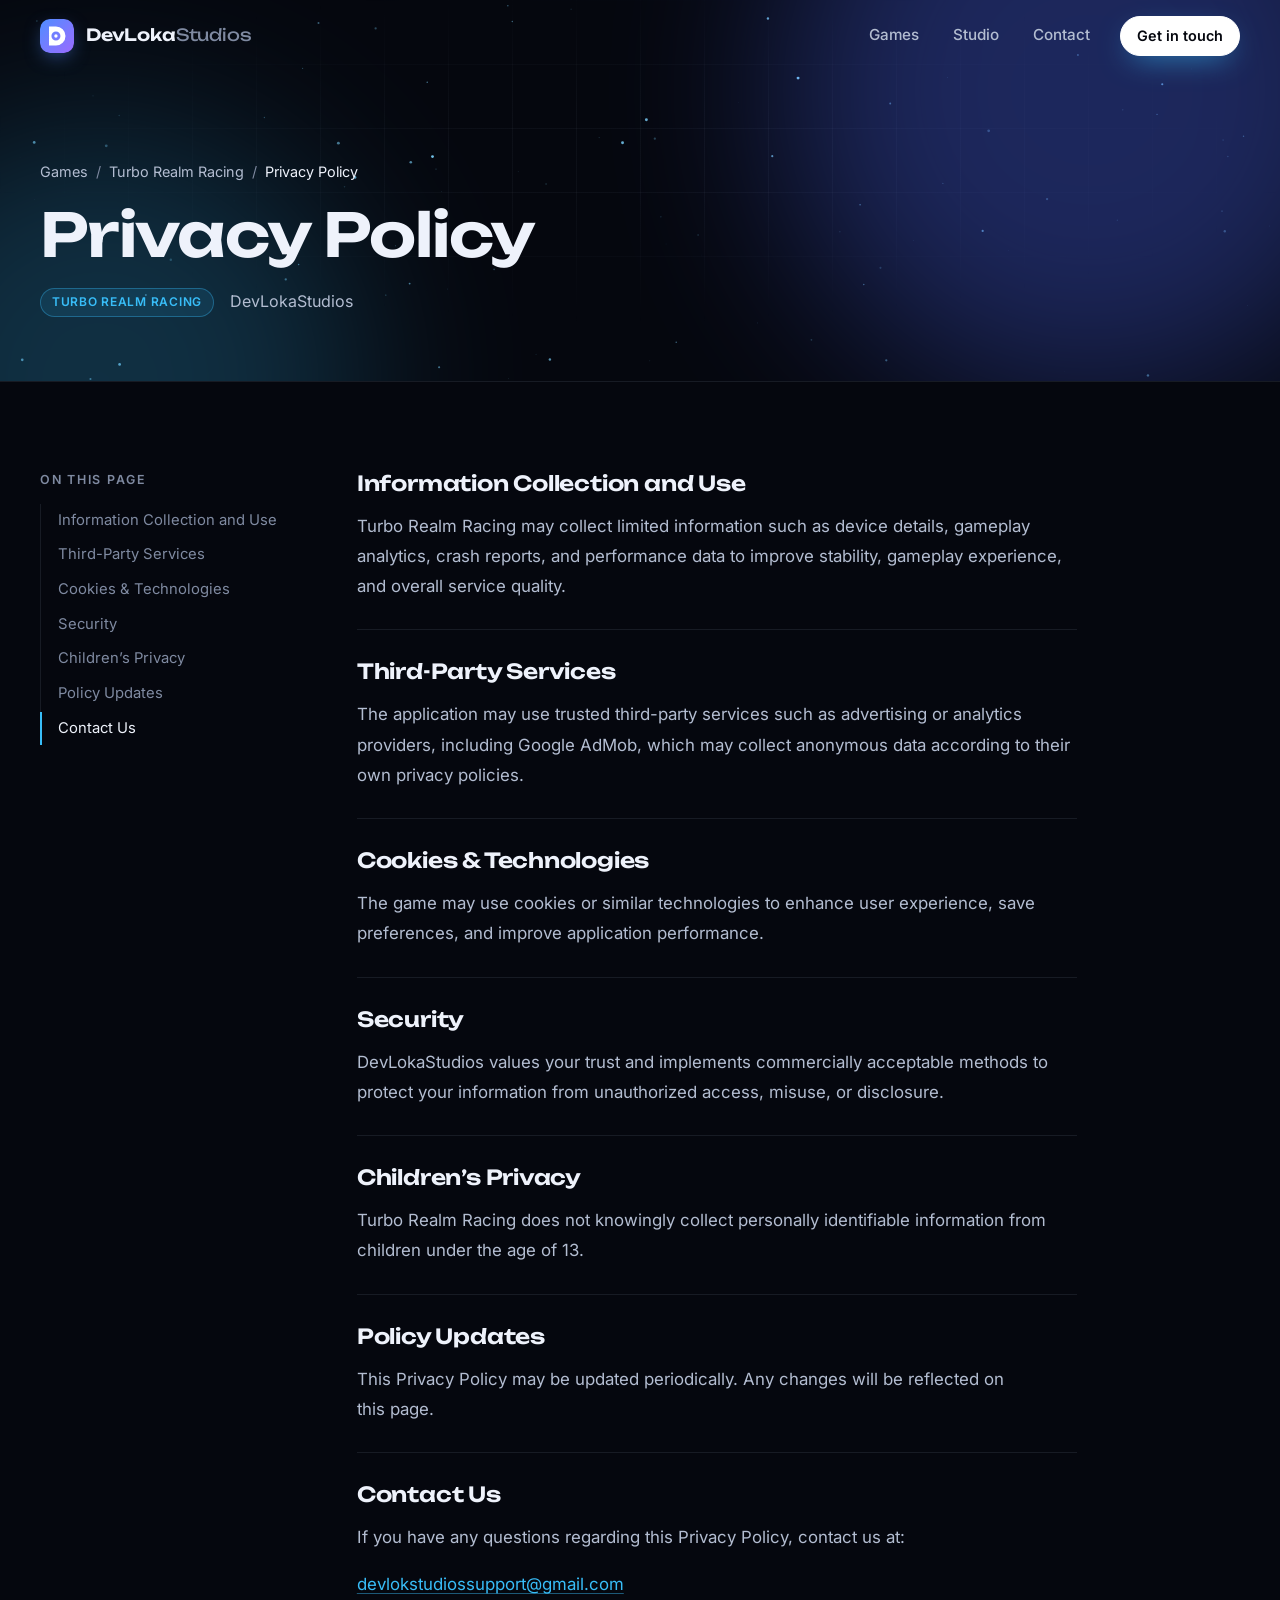
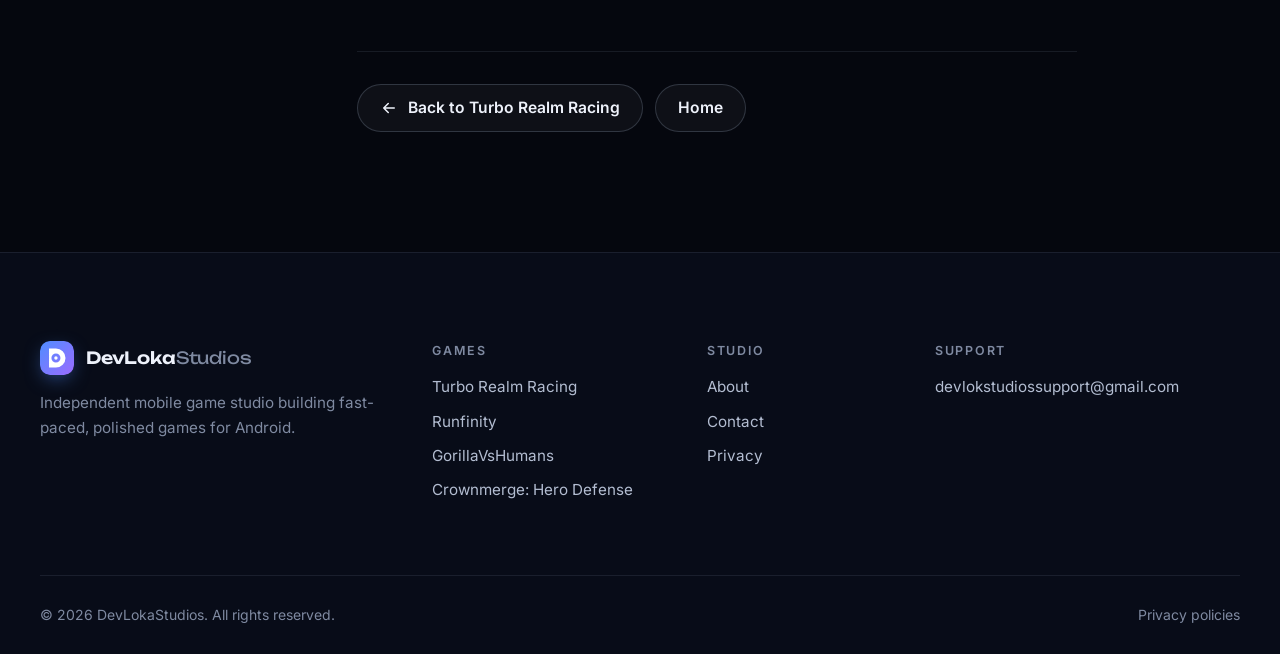
<file: privacy-policy-game1.html>
<!DOCTYPE html>
<html lang="en">
<head>
  <meta charset="UTF-8">
  <meta name="viewport" content="width=device-width, initial-scale=1">
  <title>Privacy Policy — Turbo Realm Racing | DevLokaStudios</title>
  <meta name="description" content="Privacy Policy for Turbo Realm Racing, a game by DevLokaStudios.">
  <link rel="canonical" href="https://devlokastudios.github.io/privacy-policy-game1.html">
  <meta name="theme-color" content="#05070e">

  <meta property="og:type" content="website">
  <meta property="og:site_name" content="DevLokaStudios">
  <meta property="og:title" content="Privacy Policy — Turbo Realm Racing | DevLokaStudios">
  <meta property="og:description" content="Privacy Policy for Turbo Realm Racing, a game by DevLokaStudios.">
  <meta property="og:url" content="https://devlokastudios.github.io/privacy-policy-game1.html">
  <meta property="og:image" content="https://devlokastudios.github.io/assets/img/og/og-turbo-realm-racing.png">
  <meta property="og:image:width" content="1200">
  <meta property="og:image:height" content="630">
  <meta name="twitter:card" content="summary_large_image">

  <link rel="icon" href="favicon.svg" type="image/svg+xml">
  <link rel="icon" href="assets/img/favicon-32.png" type="image/png" sizes="32x32">
  <link rel="apple-touch-icon" href="assets/img/apple-touch-icon.png">

  <link rel="preload" href="assets/fonts/unbounded-latin-wght.woff2" as="font" type="font/woff2" crossorigin>
  <link rel="preload" href="assets/fonts/inter-latin-wght.woff2" as="font" type="font/woff2" crossorigin>
  <link rel="stylesheet" href="assets/css/site.css">
  <script src="assets/js/site.js" defer></script>
</head>
<body class="theme-turbo">
  <a class="skip-link" href="#main">Skip to content</a>

  <header class="site-header" data-header>
    <div class="container site-header__inner">
      <a class="brand" href="./" aria-label="DevLokaStudios home">
        <img class="brand__mark" src="assets/img/logo-mark.svg" alt="" width="34" height="34">
        <span class="brand__name">DevLoka<span>Studios</span></span>
      </a>
      <button class="nav-toggle" type="button" aria-expanded="false" aria-controls="site-nav" data-nav-toggle>
        <span class="nav-toggle__icon" aria-hidden="true"></span>
        <span class="sr-only">Menu</span>
      </button>
      <nav class="site-nav" id="site-nav" aria-label="Main">
        <a class="site-nav__link" href="./#games">Games</a>
        <a class="site-nav__link" href="./#studio">Studio</a>
        <a class="site-nav__link" href="./#contact">Contact</a>
        <a class="btn btn--primary btn--sm" href="mailto:devlokstudiossupport@gmail.com">Get in touch</a>
      </nav>
    </div>
  </header>

  <main id="main">
    <section class="page-hero" aria-labelledby="policy-title">
      <canvas class="starfield" data-starfield aria-hidden="true"></canvas>
      <div class="grid-bg" aria-hidden="true"></div>
      <div class="glow glow--a" aria-hidden="true"></div>
      <div class="glow glow--b" aria-hidden="true"></div>
      <div class="container page-hero__inner">
        <nav class="breadcrumb" aria-label="Breadcrumb">
          <a href="./#games">Games</a>
          <span aria-hidden="true">/</span>
          <a href="game1.html">Turbo Realm Racing</a>
          <span aria-hidden="true">/</span>
          <span aria-current="page">Privacy Policy</span>
        </nav>
        <h1 class="h1" id="policy-title">Privacy Policy</h1>
        <div class="page-hero__meta">
          <span class="tag">Turbo Realm Racing</span>
          <span>DevLokaStudios</span>
        </div>
      </div>
    </section>

    <div class="container legal">
      <aside class="toc" aria-labelledby="toc-title">
        <p class="toc__title" id="toc-title">On this page</p>
        <nav aria-labelledby="toc-title">
          <ol role="list">
            <li><a href="#information-collection-and-use">Information Collection and Use</a></li>
            <li><a href="#third-party-services">Third-Party Services</a></li>
            <li><a href="#cookies-and-technologies">Cookies & Technologies</a></li>
            <li><a href="#security">Security</a></li>
            <li><a href="#childrens-privacy">Children’s Privacy</a></li>
            <li><a href="#policy-updates">Policy Updates</a></li>
            <li><a href="#contact-us">Contact Us</a></li>
          </ol>
        </nav>
      </aside>

      <article class="prose">
          <section id="information-collection-and-use">
            <h2>Information Collection and Use</h2>
            <p>Turbo Realm Racing may collect limited information such as device details, gameplay analytics, crash reports, and performance data to improve stability, gameplay experience, and overall service quality.</p>
          </section>
          <section id="third-party-services">
            <h2>Third-Party Services</h2>
            <p>The application may use trusted third-party services such as advertising or analytics providers, including Google AdMob, which may collect anonymous data according to their own privacy policies.</p>
          </section>
          <section id="cookies-and-technologies">
            <h2>Cookies & Technologies</h2>
            <p>The game may use cookies or similar technologies to enhance user experience, save preferences, and improve application performance.</p>
          </section>
          <section id="security">
            <h2>Security</h2>
            <p>DevLokaStudios values your trust and implements commercially acceptable methods to protect your information from unauthorized access, misuse, or disclosure.</p>
          </section>
          <section id="childrens-privacy">
            <h2>Children’s Privacy</h2>
            <p>Turbo Realm Racing does not knowingly collect personally identifiable information from children under the age of 13.</p>
          </section>
          <section id="policy-updates">
            <h2>Policy Updates</h2>
            <p>This Privacy Policy may be updated periodically. Any changes will be reflected on this page.</p>
          </section>
          <section id="contact-us">
            <h2>Contact Us</h2>
            <p>If you have any questions regarding this Privacy Policy, contact us at:</p>
            <p><a href="mailto:devlokstudiossupport@gmail.com">devlokstudiossupport@gmail.com</a></p>
          </section>
        <div class="prose__actions actions">
          <a class="btn btn--ghost" href="game1.html">
            <svg viewBox="0 0 24 24" fill="none" stroke="currentColor" stroke-width="2" stroke-linecap="round" stroke-linejoin="round" aria-hidden="true"><path d="M19 12H5M11 18l-6-6 6-6"/></svg>
            Back to Turbo Realm Racing
          </a>
          <a class="btn btn--ghost" href="./">Home</a>
        </div>
      </article>
    </div>
  </main>

  <footer class="site-footer">
    <div class="container site-footer__grid">
      <div class="site-footer__about">
        <a class="brand" href="./" aria-label="DevLokaStudios home">
          <img class="brand__mark" src="assets/img/logo-mark.svg" alt="" width="34" height="34">
          <span class="brand__name">DevLoka<span>Studios</span></span>
        </a>
        <p>Independent mobile game studio building fast-paced, polished games for Android.</p>
      </div>
      <nav class="site-footer__col" aria-labelledby="footer-games">
        <h2 id="footer-games">Games</h2>
        <ul role="list">
          <li><a href="game1.html">Turbo Realm Racing</a></li>
          <li><a href="game2.html">Runfinity</a></li>
          <li><a href="game3.html">GorillaVsHumans</a></li>
          <li><a href="game4.html">Crownmerge: Hero Defense</a></li>
        </ul>
      </nav>
      <nav class="site-footer__col" aria-labelledby="footer-studio">
        <h2 id="footer-studio">Studio</h2>
        <ul role="list">
          <li><a href="./#studio">About</a></li>
          <li><a href="./#contact">Contact</a></li>
          <li><a href="privacy-policy.html">Privacy</a></li>
        </ul>
      </nav>
      <div class="site-footer__col">
        <h2>Support</h2>
        <ul role="list">
          <li><a href="mailto:devlokstudiossupport@gmail.com">devlokstudiossupport@gmail.com</a></li>
        </ul>
      </div>
    </div>
    <div class="container">
      <div class="site-footer__bottom">
        <p>© 2026 DevLokaStudios. All rights reserved.</p>
        <p><a href="privacy-policy.html">Privacy policies</a></p>
      </div>
    </div>
  </footer>
</body>
</html>
</file>
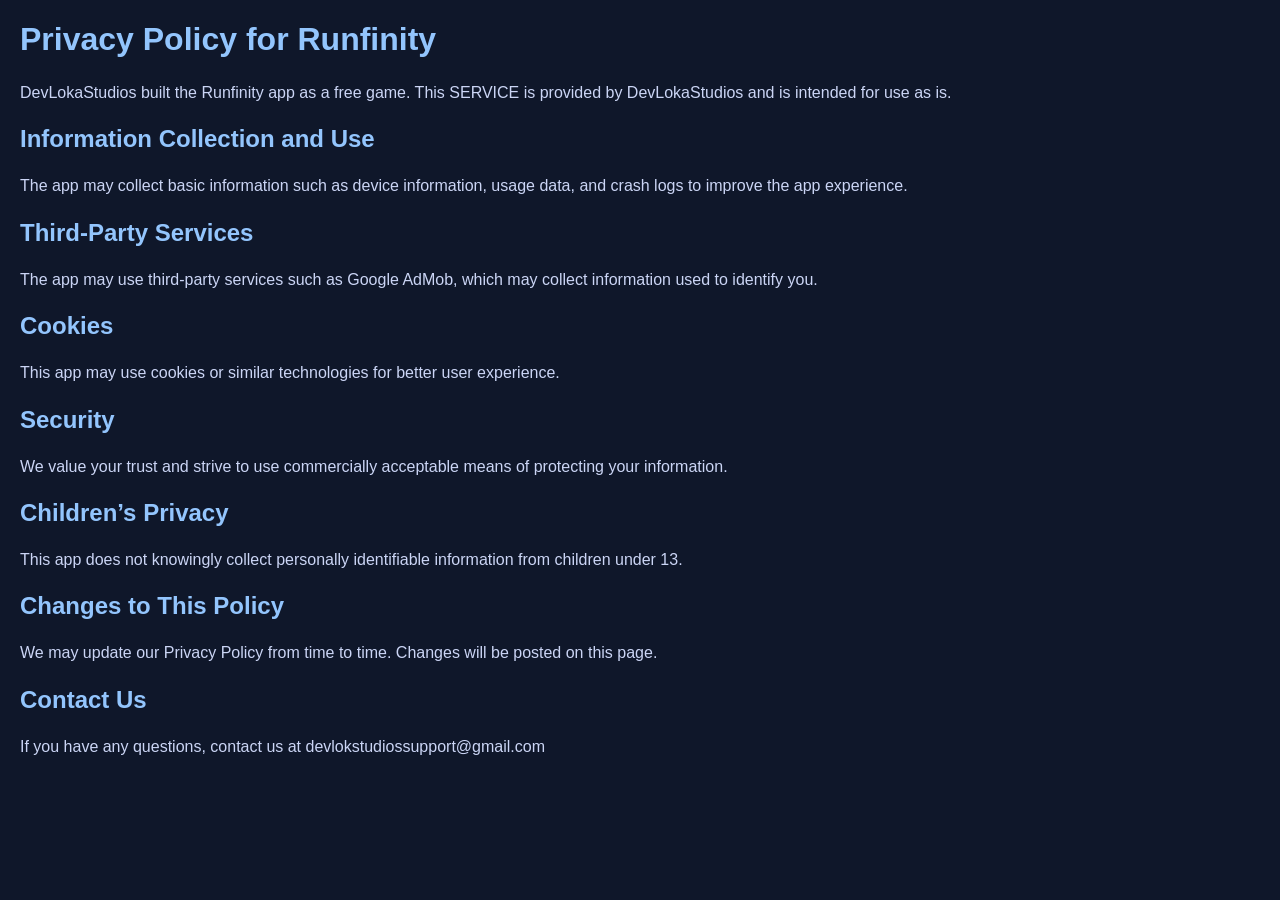
<file: privacy-policy-game2.html>
<!DOCTYPE html>
<html>
<head>
  <title>Privacy Policy - Runfinity</title>
  <style>
    body {
      font-family: Arial, sans-serif;
      margin: 20px;
      background-color: #0f172a;
      color: white;
    }

    h1, h2 {
      color: #93c5fd;
    }

    p {
      color: #cbd5f5;
      line-height: 1.6;
    }

    a {
      color: #60a5fa;
    }
  </style>
</head>
<body>

<h1>Privacy Policy for Runfinity</h1>

<p>DevLokaStudios built the Runfinity app as a free game. This SERVICE is provided by DevLokaStudios and is intended for use as is.</p>

<h2>Information Collection and Use</h2>
<p>The app may collect basic information such as device information, usage data, and crash logs to improve the app experience.</p>

<h2>Third-Party Services</h2>
<p>The app may use third-party services such as Google AdMob, which may collect information used to identify you.</p>

<h2>Cookies</h2>
<p>This app may use cookies or similar technologies for better user experience.</p>

<h2>Security</h2>
<p>We value your trust and strive to use commercially acceptable means of protecting your information.</p>

<h2>Children’s Privacy</h2>
<p>This app does not knowingly collect personally identifiable information from children under 13.</p>

<h2>Changes to This Policy</h2>
<p>We may update our Privacy Policy from time to time. Changes will be posted on this page.</p>

<h2>Contact Us</h2>
<p>If you have any questions, contact us at devlokstudiossupport@gmail.com</p>

</body>
</html>
</file>
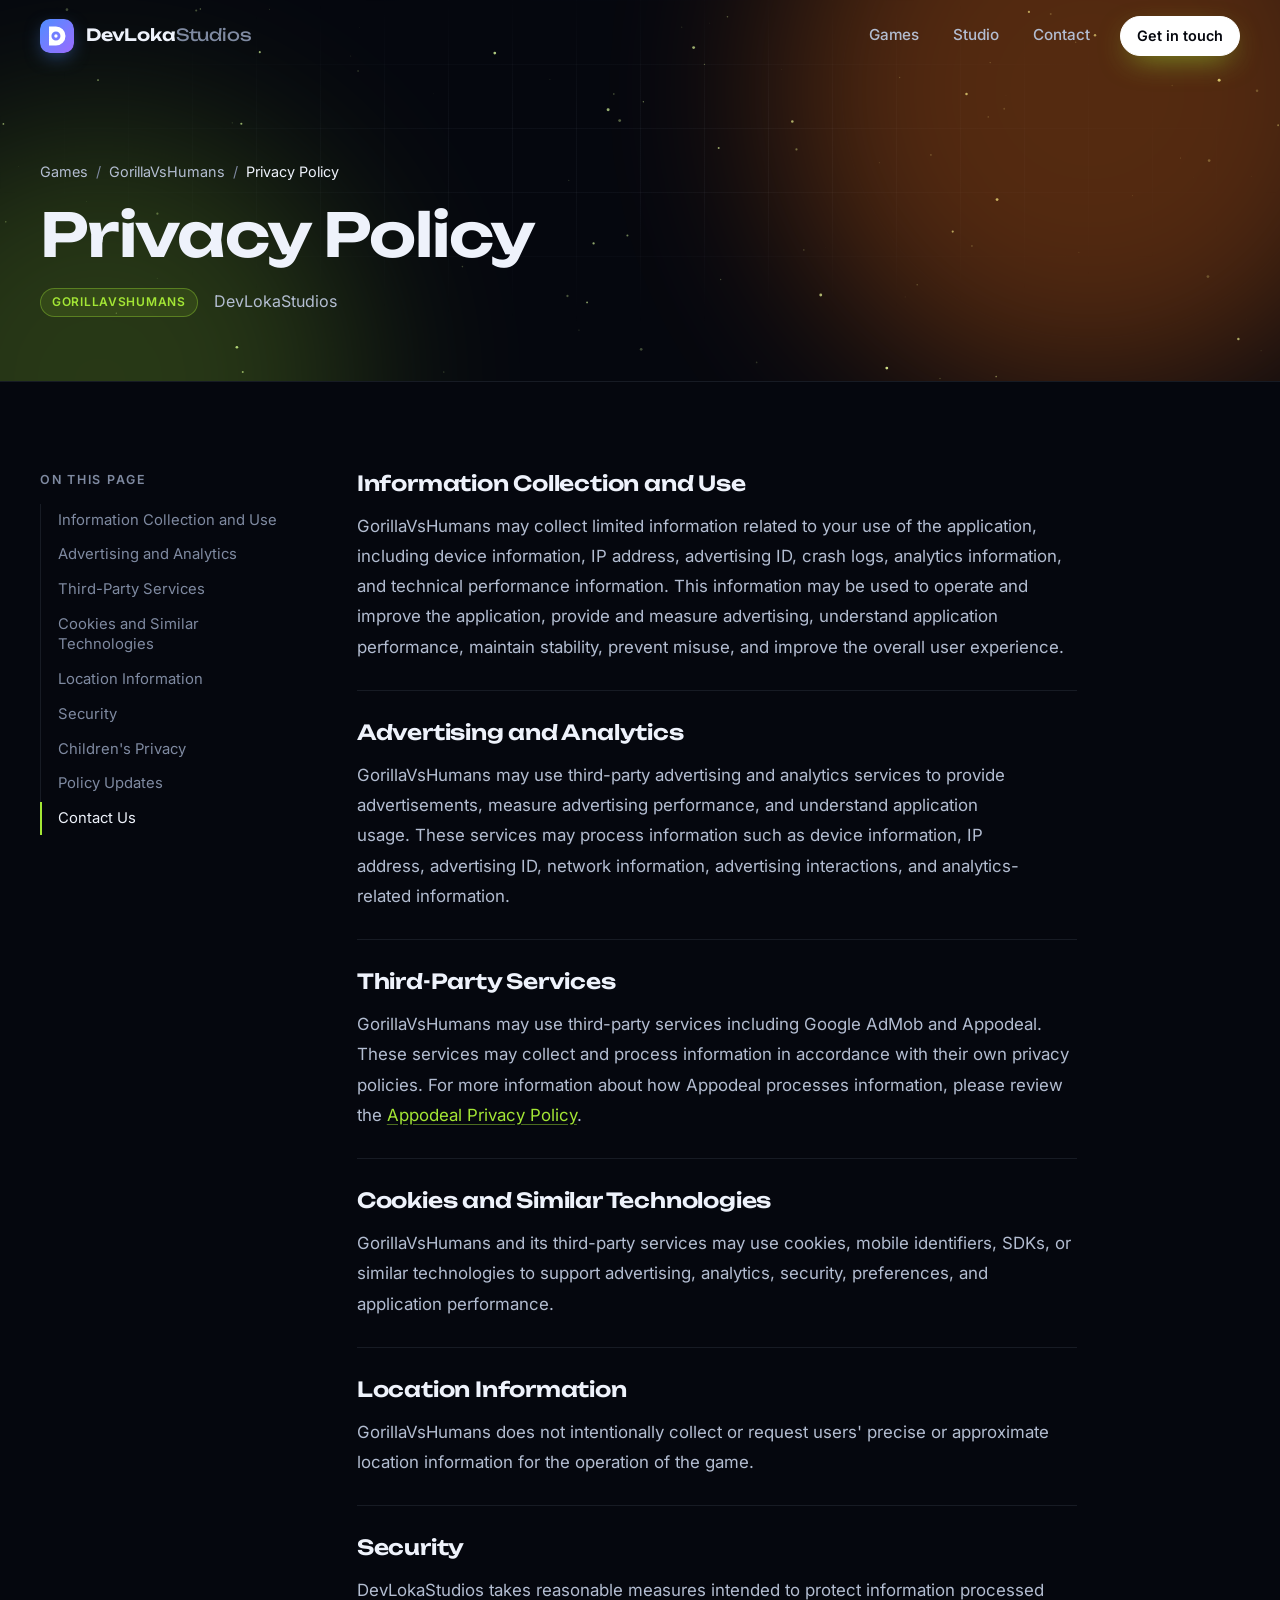
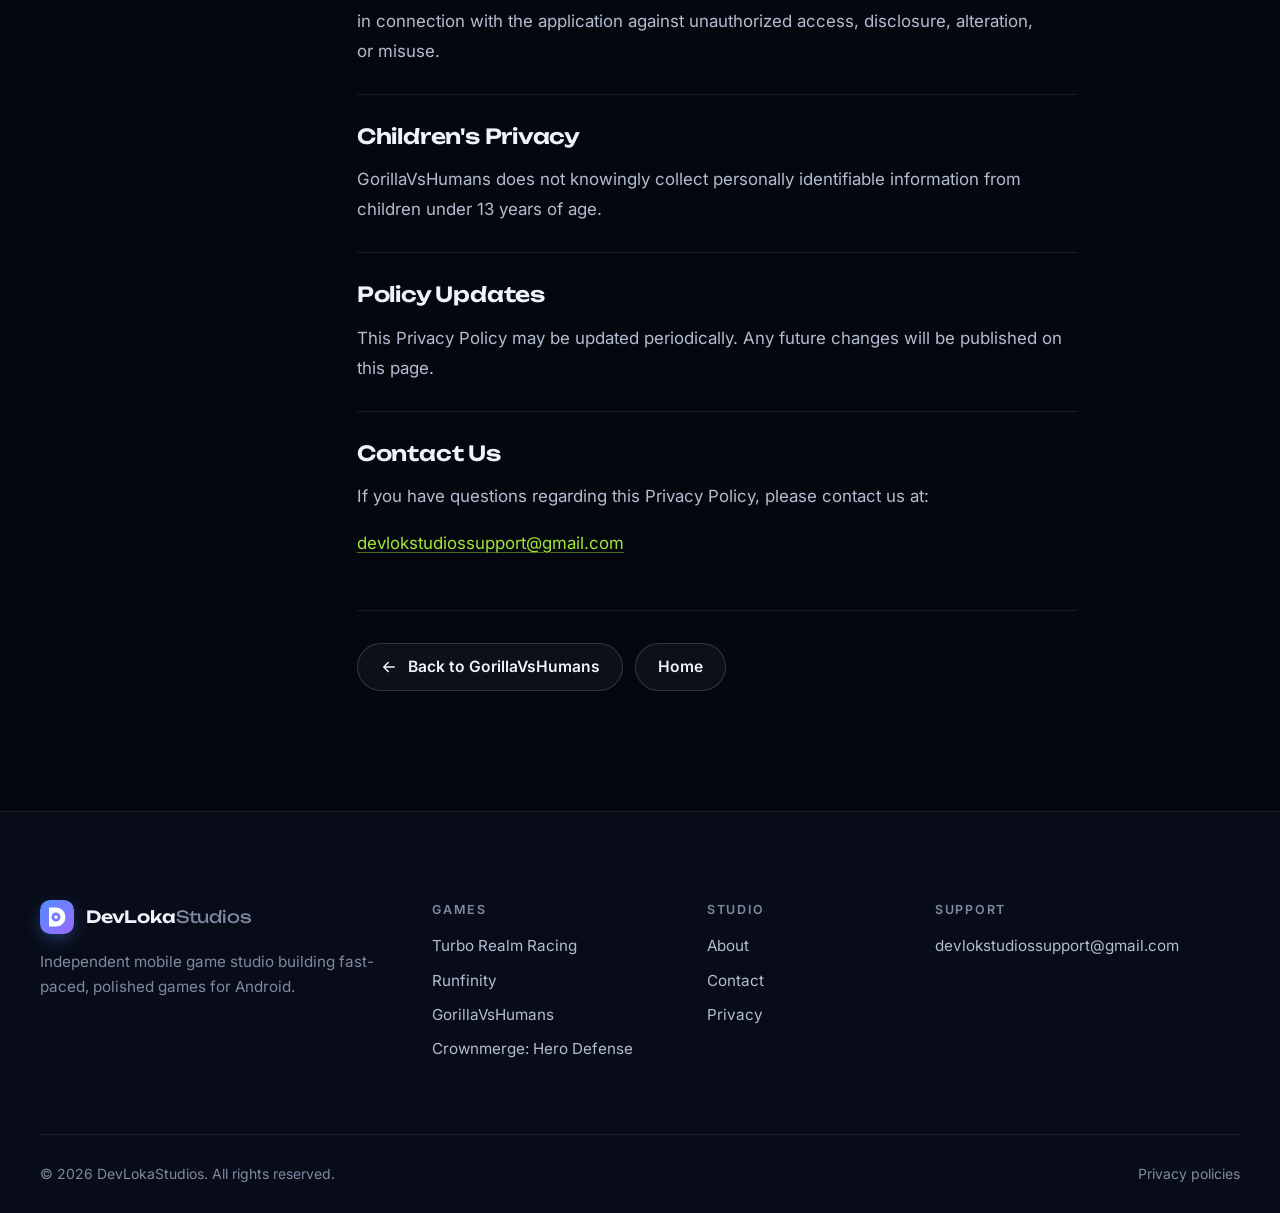
<file: privacy-policy-GorillaVsHumans.html>
<!DOCTYPE html>
<html lang="en">
<head>
  <meta charset="UTF-8">
  <meta name="viewport" content="width=device-width, initial-scale=1">
  <title>Privacy Policy — GorillaVsHumans | DevLokaStudios</title>
  <meta name="description" content="Privacy Policy for GorillaVsHumans, a game by DevLokaStudios.">
  <link rel="canonical" href="https://devlokastudios.github.io/privacy-policy-GorillaVsHumans.html">
  <meta name="theme-color" content="#05070e">

  <meta property="og:type" content="website">
  <meta property="og:site_name" content="DevLokaStudios">
  <meta property="og:title" content="Privacy Policy — GorillaVsHumans | DevLokaStudios">
  <meta property="og:description" content="Privacy Policy for GorillaVsHumans, a game by DevLokaStudios.">
  <meta property="og:url" content="https://devlokastudios.github.io/privacy-policy-GorillaVsHumans.html">
  <meta property="og:image" content="https://devlokastudios.github.io/assets/img/og/og-gorilla-vs-humans.png">
  <meta property="og:image:width" content="1200">
  <meta property="og:image:height" content="630">
  <meta name="twitter:card" content="summary_large_image">

  <link rel="icon" href="favicon.svg" type="image/svg+xml">
  <link rel="icon" href="assets/img/favicon-32.png" type="image/png" sizes="32x32">
  <link rel="apple-touch-icon" href="assets/img/apple-touch-icon.png">

  <link rel="preload" href="assets/fonts/unbounded-latin-wght.woff2" as="font" type="font/woff2" crossorigin>
  <link rel="preload" href="assets/fonts/inter-latin-wght.woff2" as="font" type="font/woff2" crossorigin>
  <link rel="stylesheet" href="assets/css/site.css">
  <script src="assets/js/site.js" defer></script>
</head>
<body class="theme-gorilla">
  <a class="skip-link" href="#main">Skip to content</a>

  <header class="site-header" data-header>
    <div class="container site-header__inner">
      <a class="brand" href="./" aria-label="DevLokaStudios home">
        <img class="brand__mark" src="assets/img/logo-mark.svg" alt="" width="34" height="34">
        <span class="brand__name">DevLoka<span>Studios</span></span>
      </a>
      <button class="nav-toggle" type="button" aria-expanded="false" aria-controls="site-nav" data-nav-toggle>
        <span class="nav-toggle__icon" aria-hidden="true"></span>
        <span class="sr-only">Menu</span>
      </button>
      <nav class="site-nav" id="site-nav" aria-label="Main">
        <a class="site-nav__link" href="./#games">Games</a>
        <a class="site-nav__link" href="./#studio">Studio</a>
        <a class="site-nav__link" href="./#contact">Contact</a>
        <a class="btn btn--primary btn--sm" href="mailto:devlokstudiossupport@gmail.com">Get in touch</a>
      </nav>
    </div>
  </header>

  <main id="main">
    <section class="page-hero" aria-labelledby="policy-title">
      <canvas class="starfield" data-starfield aria-hidden="true"></canvas>
      <div class="grid-bg" aria-hidden="true"></div>
      <div class="glow glow--a" aria-hidden="true"></div>
      <div class="glow glow--b" aria-hidden="true"></div>
      <div class="container page-hero__inner">
        <nav class="breadcrumb" aria-label="Breadcrumb">
          <a href="./#games">Games</a>
          <span aria-hidden="true">/</span>
          <a href="game3.html">GorillaVsHumans</a>
          <span aria-hidden="true">/</span>
          <span aria-current="page">Privacy Policy</span>
        </nav>
        <h1 class="h1" id="policy-title">Privacy Policy</h1>
        <div class="page-hero__meta">
          <span class="tag">GorillaVsHumans</span>
          <span>DevLokaStudios</span>
        </div>
      </div>
    </section>

    <div class="container legal">
      <aside class="toc" aria-labelledby="toc-title">
        <p class="toc__title" id="toc-title">On this page</p>
        <nav aria-labelledby="toc-title">
          <ol role="list">
            <li><a href="#information-collection-and-use">Information Collection and Use</a></li>
            <li><a href="#advertising-and-analytics">Advertising and Analytics</a></li>
            <li><a href="#third-party-services">Third-Party Services</a></li>
            <li><a href="#cookies-and-similar-technologies">Cookies and Similar Technologies</a></li>
            <li><a href="#location-information">Location Information</a></li>
            <li><a href="#security">Security</a></li>
            <li><a href="#childrens-privacy">Children's Privacy</a></li>
            <li><a href="#policy-updates">Policy Updates</a></li>
            <li><a href="#contact-us">Contact Us</a></li>
          </ol>
        </nav>
      </aside>

      <article class="prose">
          <section id="information-collection-and-use">
            <h2>Information Collection and Use</h2>
            <p>GorillaVsHumans may collect limited information related to your use of the application, including device information, IP address, advertising ID, crash logs, analytics information, and technical performance information. This information may be used to operate and improve the application, provide and measure advertising, understand application performance, maintain stability, prevent misuse, and improve the overall user experience.</p>
          </section>
          <section id="advertising-and-analytics">
            <h2>Advertising and Analytics</h2>
            <p>GorillaVsHumans may use third-party advertising and analytics services to provide advertisements, measure advertising performance, and understand application usage. These services may process information such as device information, IP address, advertising ID, network information, advertising interactions, and analytics-related information.</p>
          </section>
          <section id="third-party-services">
            <h2>Third-Party Services</h2>
            <p>GorillaVsHumans may use third-party services including Google AdMob and Appodeal. These services may collect and process information in accordance with their own privacy policies. For more information about how Appodeal processes information, please review the <a href="https://www.appodeal.com/privacy-policy" target="_blank" rel="noopener noreferrer">Appodeal Privacy Policy</a>.</p>
          </section>
          <section id="cookies-and-similar-technologies">
            <h2>Cookies and Similar Technologies</h2>
            <p>GorillaVsHumans and its third-party services may use cookies, mobile identifiers, SDKs, or similar technologies to support advertising, analytics, security, preferences, and application performance.</p>
          </section>
          <section id="location-information">
            <h2>Location Information</h2>
            <p>GorillaVsHumans does not intentionally collect or request users' precise or approximate location information for the operation of the game.</p>
          </section>
          <section id="security">
            <h2>Security</h2>
            <p>DevLokaStudios takes reasonable measures intended to protect information processed in connection with the application against unauthorized access, disclosure, alteration, or misuse.</p>
          </section>
          <section id="childrens-privacy">
            <h2>Children's Privacy</h2>
            <p>GorillaVsHumans does not knowingly collect personally identifiable information from children under 13 years of age.</p>
          </section>
          <section id="policy-updates">
            <h2>Policy Updates</h2>
            <p>This Privacy Policy may be updated periodically. Any future changes will be published on this page.</p>
          </section>
          <section id="contact-us">
            <h2>Contact Us</h2>
            <p>If you have questions regarding this Privacy Policy, please contact us at:</p>
            <p><a href="mailto:devlokstudiossupport@gmail.com">devlokstudiossupport@gmail.com</a></p>
          </section>
        <div class="prose__actions actions">
          <a class="btn btn--ghost" href="game3.html">
            <svg viewBox="0 0 24 24" fill="none" stroke="currentColor" stroke-width="2" stroke-linecap="round" stroke-linejoin="round" aria-hidden="true"><path d="M19 12H5M11 18l-6-6 6-6"/></svg>
            Back to GorillaVsHumans
          </a>
          <a class="btn btn--ghost" href="./">Home</a>
        </div>
      </article>
    </div>
  </main>

  <footer class="site-footer">
    <div class="container site-footer__grid">
      <div class="site-footer__about">
        <a class="brand" href="./" aria-label="DevLokaStudios home">
          <img class="brand__mark" src="assets/img/logo-mark.svg" alt="" width="34" height="34">
          <span class="brand__name">DevLoka<span>Studios</span></span>
        </a>
        <p>Independent mobile game studio building fast-paced, polished games for Android.</p>
      </div>
      <nav class="site-footer__col" aria-labelledby="footer-games">
        <h2 id="footer-games">Games</h2>
        <ul role="list">
          <li><a href="game1.html">Turbo Realm Racing</a></li>
          <li><a href="game2.html">Runfinity</a></li>
          <li><a href="game3.html">GorillaVsHumans</a></li>
          <li><a href="game4.html">Crownmerge: Hero Defense</a></li>
        </ul>
      </nav>
      <nav class="site-footer__col" aria-labelledby="footer-studio">
        <h2 id="footer-studio">Studio</h2>
        <ul role="list">
          <li><a href="./#studio">About</a></li>
          <li><a href="./#contact">Contact</a></li>
          <li><a href="privacy-policy.html">Privacy</a></li>
        </ul>
      </nav>
      <div class="site-footer__col">
        <h2>Support</h2>
        <ul role="list">
          <li><a href="mailto:devlokstudiossupport@gmail.com">devlokstudiossupport@gmail.com</a></li>
        </ul>
      </div>
    </div>
    <div class="container">
      <div class="site-footer__bottom">
        <p>© 2026 DevLokaStudios. All rights reserved.</p>
        <p><a href="privacy-policy.html">Privacy policies</a></p>
      </div>
    </div>
  </footer>
</body>
</html>
</file>
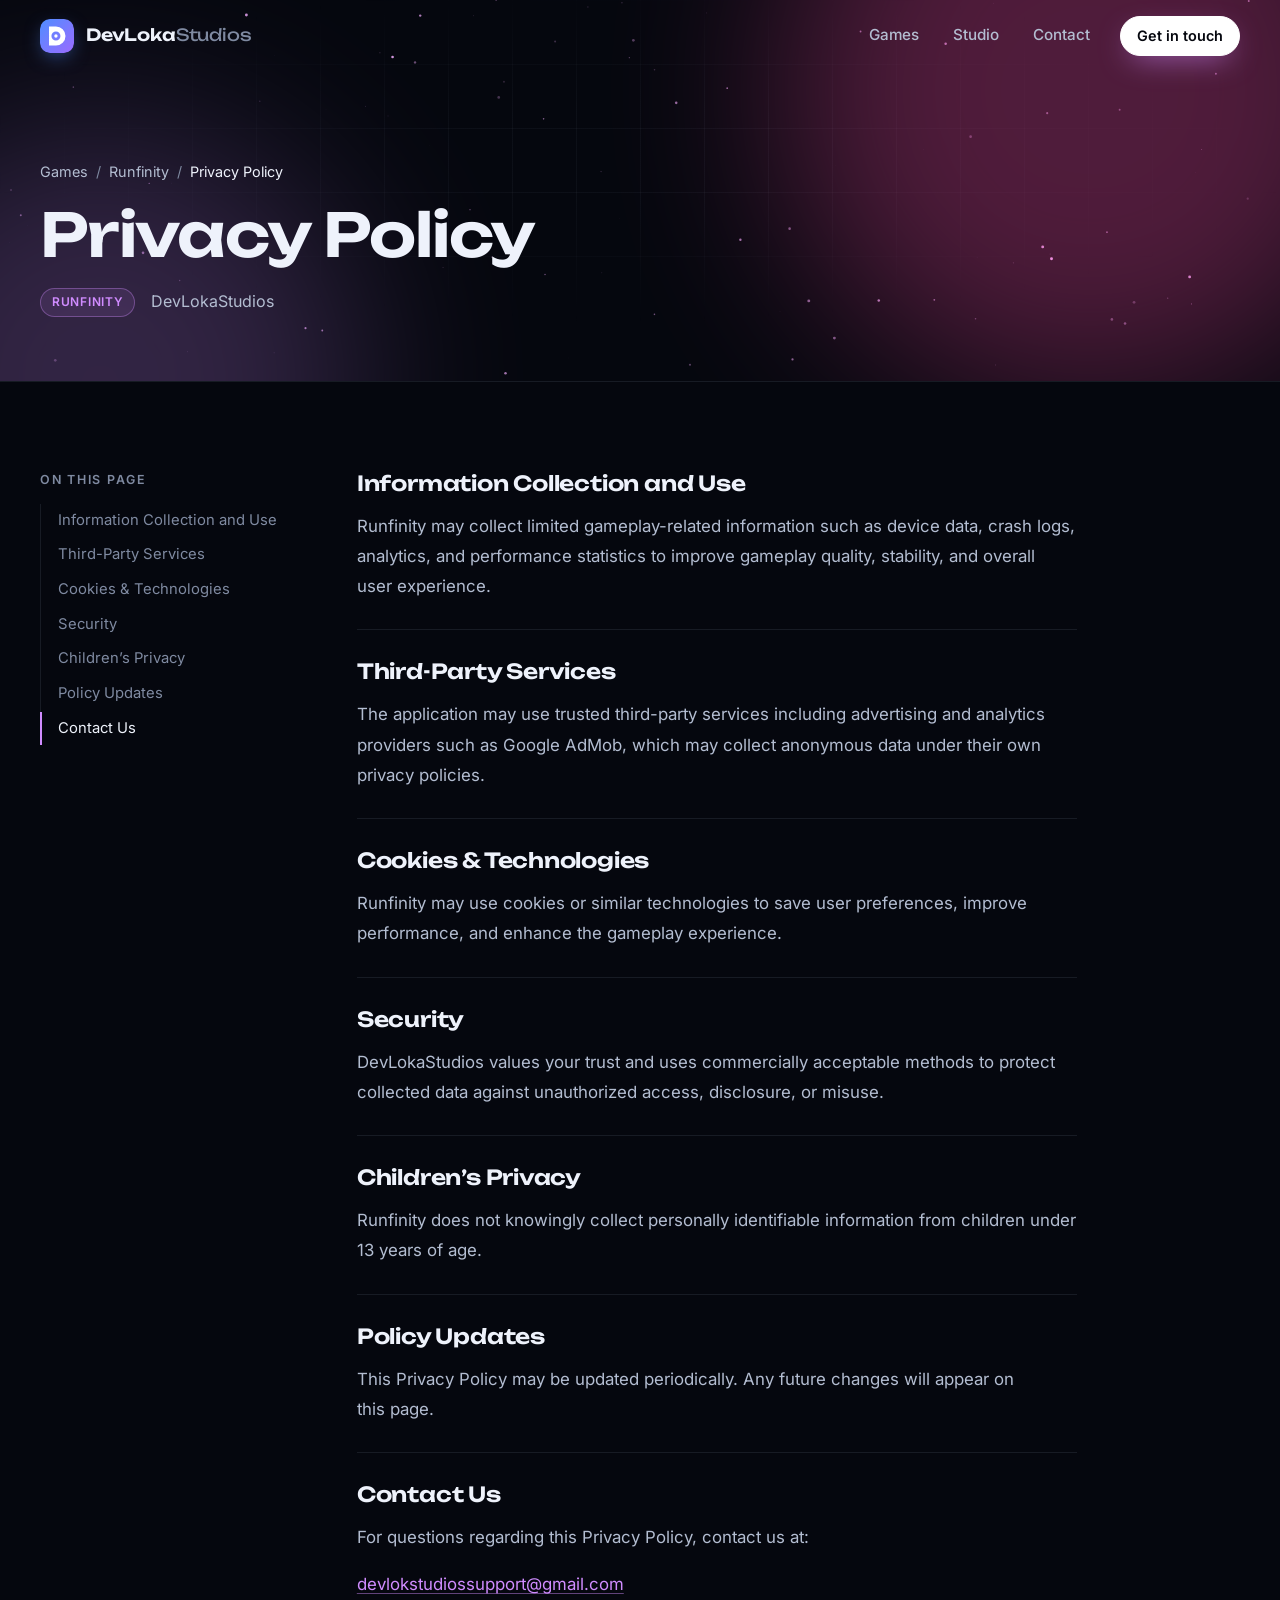
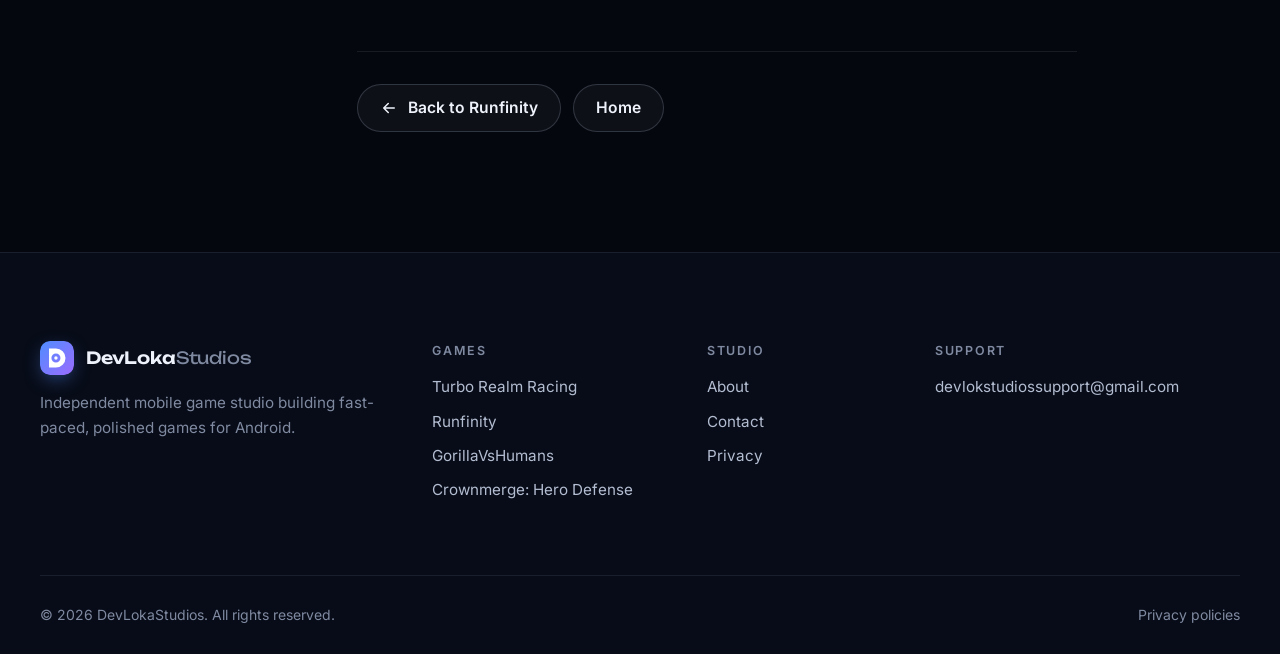
<file: privacy-policy-Runfinity.html>
<!DOCTYPE html>
<html lang="en">
<head>
  <meta charset="UTF-8">
  <meta name="viewport" content="width=device-width, initial-scale=1">
  <title>Privacy Policy — Runfinity | DevLokaStudios</title>
  <meta name="description" content="Privacy Policy for Runfinity, a game by DevLokaStudios.">
  <link rel="canonical" href="https://devlokastudios.github.io/privacy-policy-Runfinity.html">
  <meta name="theme-color" content="#05070e">

  <meta property="og:type" content="website">
  <meta property="og:site_name" content="DevLokaStudios">
  <meta property="og:title" content="Privacy Policy — Runfinity | DevLokaStudios">
  <meta property="og:description" content="Privacy Policy for Runfinity, a game by DevLokaStudios.">
  <meta property="og:url" content="https://devlokastudios.github.io/privacy-policy-Runfinity.html">
  <meta property="og:image" content="https://devlokastudios.github.io/assets/img/og/og-runfinity.png">
  <meta property="og:image:width" content="1200">
  <meta property="og:image:height" content="630">
  <meta name="twitter:card" content="summary_large_image">

  <link rel="icon" href="favicon.svg" type="image/svg+xml">
  <link rel="icon" href="assets/img/favicon-32.png" type="image/png" sizes="32x32">
  <link rel="apple-touch-icon" href="assets/img/apple-touch-icon.png">

  <link rel="preload" href="assets/fonts/unbounded-latin-wght.woff2" as="font" type="font/woff2" crossorigin>
  <link rel="preload" href="assets/fonts/inter-latin-wght.woff2" as="font" type="font/woff2" crossorigin>
  <link rel="stylesheet" href="assets/css/site.css">
  <script src="assets/js/site.js" defer></script>
</head>
<body class="theme-runfinity">
  <a class="skip-link" href="#main">Skip to content</a>

  <header class="site-header" data-header>
    <div class="container site-header__inner">
      <a class="brand" href="./" aria-label="DevLokaStudios home">
        <img class="brand__mark" src="assets/img/logo-mark.svg" alt="" width="34" height="34">
        <span class="brand__name">DevLoka<span>Studios</span></span>
      </a>
      <button class="nav-toggle" type="button" aria-expanded="false" aria-controls="site-nav" data-nav-toggle>
        <span class="nav-toggle__icon" aria-hidden="true"></span>
        <span class="sr-only">Menu</span>
      </button>
      <nav class="site-nav" id="site-nav" aria-label="Main">
        <a class="site-nav__link" href="./#games">Games</a>
        <a class="site-nav__link" href="./#studio">Studio</a>
        <a class="site-nav__link" href="./#contact">Contact</a>
        <a class="btn btn--primary btn--sm" href="mailto:devlokstudiossupport@gmail.com">Get in touch</a>
      </nav>
    </div>
  </header>

  <main id="main">
    <section class="page-hero" aria-labelledby="policy-title">
      <canvas class="starfield" data-starfield aria-hidden="true"></canvas>
      <div class="grid-bg" aria-hidden="true"></div>
      <div class="glow glow--a" aria-hidden="true"></div>
      <div class="glow glow--b" aria-hidden="true"></div>
      <div class="container page-hero__inner">
        <nav class="breadcrumb" aria-label="Breadcrumb">
          <a href="./#games">Games</a>
          <span aria-hidden="true">/</span>
          <a href="game2.html">Runfinity</a>
          <span aria-hidden="true">/</span>
          <span aria-current="page">Privacy Policy</span>
        </nav>
        <h1 class="h1" id="policy-title">Privacy Policy</h1>
        <div class="page-hero__meta">
          <span class="tag">Runfinity</span>
          <span>DevLokaStudios</span>
        </div>
      </div>
    </section>

    <div class="container legal">
      <aside class="toc" aria-labelledby="toc-title">
        <p class="toc__title" id="toc-title">On this page</p>
        <nav aria-labelledby="toc-title">
          <ol role="list">
            <li><a href="#information-collection-and-use">Information Collection and Use</a></li>
            <li><a href="#third-party-services">Third-Party Services</a></li>
            <li><a href="#cookies-and-technologies">Cookies & Technologies</a></li>
            <li><a href="#security">Security</a></li>
            <li><a href="#childrens-privacy">Children’s Privacy</a></li>
            <li><a href="#policy-updates">Policy Updates</a></li>
            <li><a href="#contact-us">Contact Us</a></li>
          </ol>
        </nav>
      </aside>

      <article class="prose">
          <section id="information-collection-and-use">
            <h2>Information Collection and Use</h2>
            <p>Runfinity may collect limited gameplay-related information such as device data, crash logs, analytics, and performance statistics to improve gameplay quality, stability, and overall user experience.</p>
          </section>
          <section id="third-party-services">
            <h2>Third-Party Services</h2>
            <p>The application may use trusted third-party services including advertising and analytics providers such as Google AdMob, which may collect anonymous data under their own privacy policies.</p>
          </section>
          <section id="cookies-and-technologies">
            <h2>Cookies & Technologies</h2>
            <p>Runfinity may use cookies or similar technologies to save user preferences, improve performance, and enhance the gameplay experience.</p>
          </section>
          <section id="security">
            <h2>Security</h2>
            <p>DevLokaStudios values your trust and uses commercially acceptable methods to protect collected data against unauthorized access, disclosure, or misuse.</p>
          </section>
          <section id="childrens-privacy">
            <h2>Children’s Privacy</h2>
            <p>Runfinity does not knowingly collect personally identifiable information from children under 13 years of age.</p>
          </section>
          <section id="policy-updates">
            <h2>Policy Updates</h2>
            <p>This Privacy Policy may be updated periodically. Any future changes will appear on this page.</p>
          </section>
          <section id="contact-us">
            <h2>Contact Us</h2>
            <p>For questions regarding this Privacy Policy, contact us at:</p>
            <p><a href="mailto:devlokstudiossupport@gmail.com">devlokstudiossupport@gmail.com</a></p>
          </section>
        <div class="prose__actions actions">
          <a class="btn btn--ghost" href="game2.html">
            <svg viewBox="0 0 24 24" fill="none" stroke="currentColor" stroke-width="2" stroke-linecap="round" stroke-linejoin="round" aria-hidden="true"><path d="M19 12H5M11 18l-6-6 6-6"/></svg>
            Back to Runfinity
          </a>
          <a class="btn btn--ghost" href="./">Home</a>
        </div>
      </article>
    </div>
  </main>

  <footer class="site-footer">
    <div class="container site-footer__grid">
      <div class="site-footer__about">
        <a class="brand" href="./" aria-label="DevLokaStudios home">
          <img class="brand__mark" src="assets/img/logo-mark.svg" alt="" width="34" height="34">
          <span class="brand__name">DevLoka<span>Studios</span></span>
        </a>
        <p>Independent mobile game studio building fast-paced, polished games for Android.</p>
      </div>
      <nav class="site-footer__col" aria-labelledby="footer-games">
        <h2 id="footer-games">Games</h2>
        <ul role="list">
          <li><a href="game1.html">Turbo Realm Racing</a></li>
          <li><a href="game2.html">Runfinity</a></li>
          <li><a href="game3.html">GorillaVsHumans</a></li>
          <li><a href="game4.html">Crownmerge: Hero Defense</a></li>
        </ul>
      </nav>
      <nav class="site-footer__col" aria-labelledby="footer-studio">
        <h2 id="footer-studio">Studio</h2>
        <ul role="list">
          <li><a href="./#studio">About</a></li>
          <li><a href="./#contact">Contact</a></li>
          <li><a href="privacy-policy.html">Privacy</a></li>
        </ul>
      </nav>
      <div class="site-footer__col">
        <h2>Support</h2>
        <ul role="list">
          <li><a href="mailto:devlokstudiossupport@gmail.com">devlokstudiossupport@gmail.com</a></li>
        </ul>
      </div>
    </div>
    <div class="container">
      <div class="site-footer__bottom">
        <p>© 2026 DevLokaStudios. All rights reserved.</p>
        <p><a href="privacy-policy.html">Privacy policies</a></p>
      </div>
    </div>
  </footer>
</body>
</html>
</file>
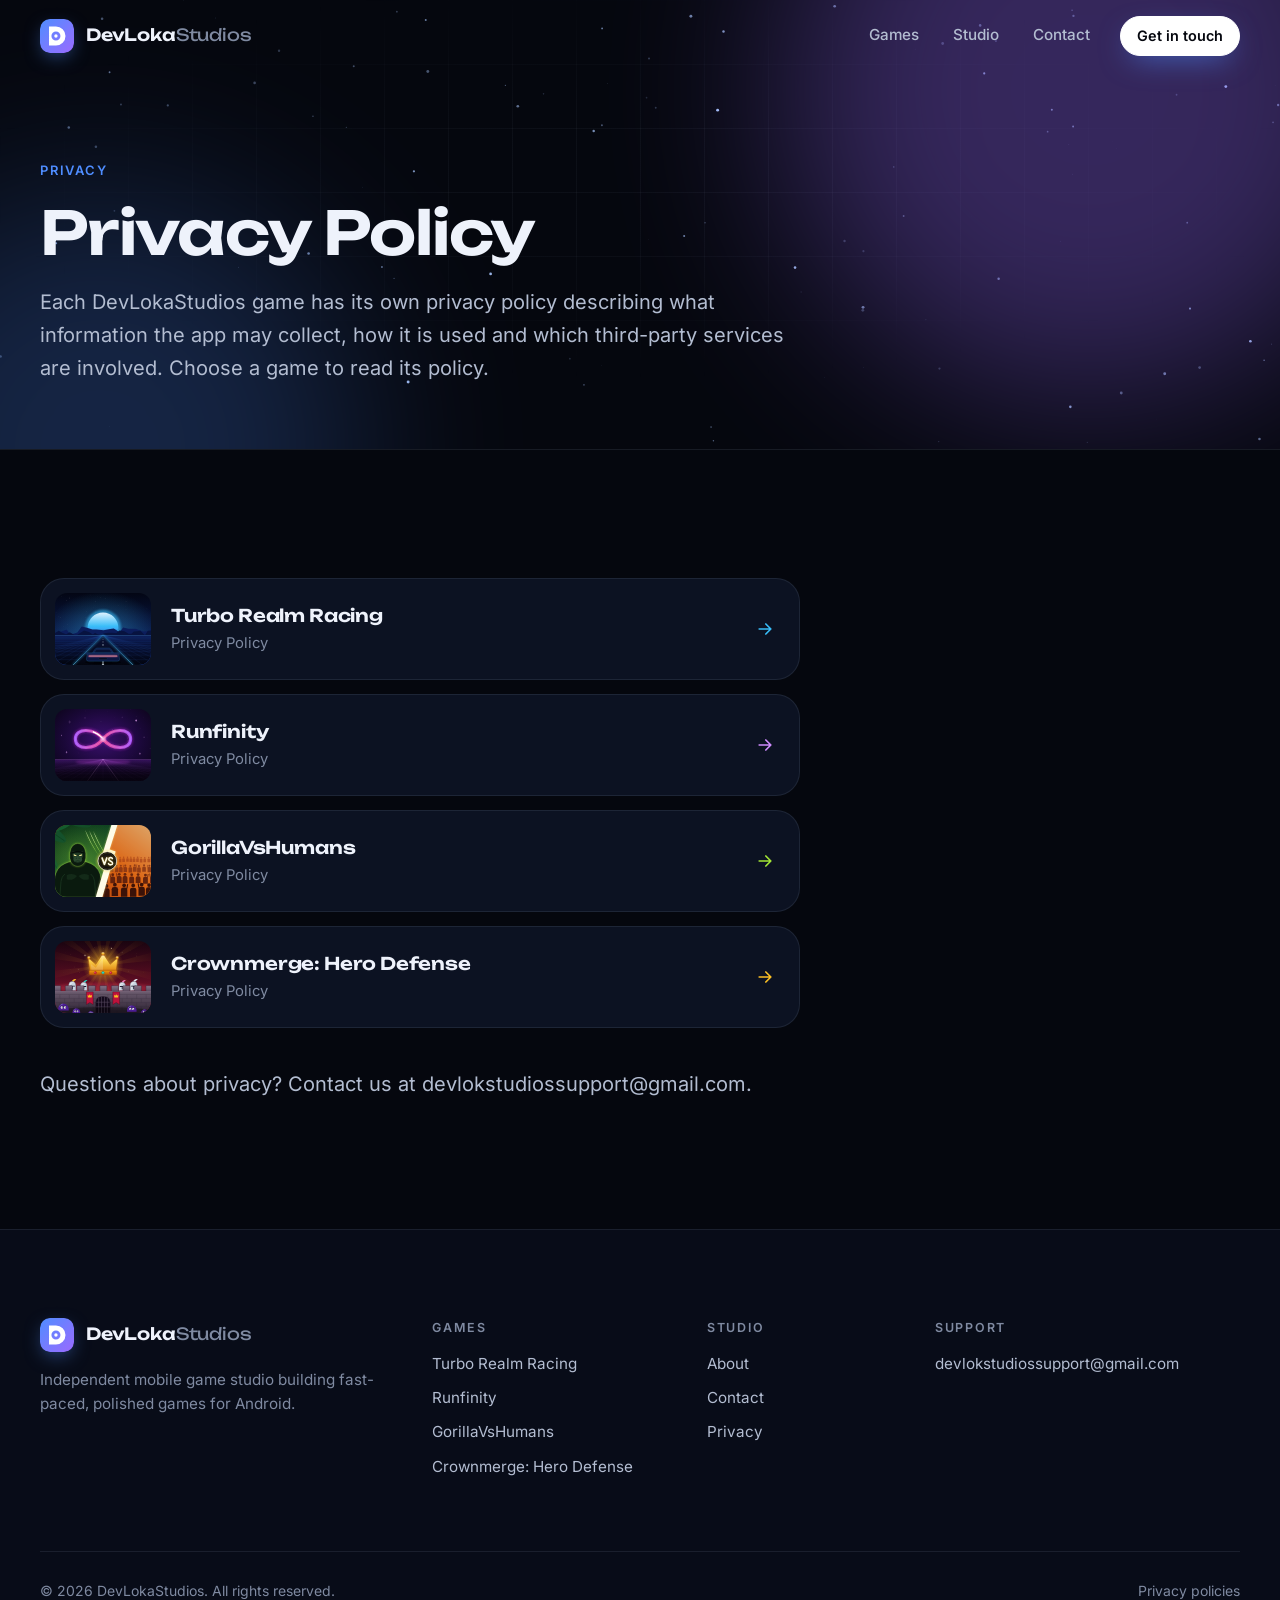
<file: privacy-policy.html>
<!DOCTYPE html>
<html lang="en">
<head>
  <meta charset="UTF-8">
  <meta name="viewport" content="width=device-width, initial-scale=1">
  <title>Privacy Policy — DevLokaStudios</title>
  <meta name="description" content="Privacy policies for games by DevLokaStudios: Turbo Realm Racing, Runfinity, GorillaVsHumans and Crownmerge: Hero Defense.">
  <link rel="canonical" href="https://devlokastudios.github.io/privacy-policy.html">
  <meta name="theme-color" content="#05070e">

  <meta property="og:type" content="website">
  <meta property="og:site_name" content="DevLokaStudios">
  <meta property="og:title" content="Privacy Policy — DevLokaStudios">
  <meta property="og:description" content="Privacy policies for games by DevLokaStudios: Turbo Realm Racing, Runfinity, GorillaVsHumans and Crownmerge: Hero Defense.">
  <meta property="og:url" content="https://devlokastudios.github.io/privacy-policy.html">
  <meta property="og:image" content="https://devlokastudios.github.io/assets/img/og/og-home.png">
  <meta property="og:image:width" content="1200">
  <meta property="og:image:height" content="630">
  <meta name="twitter:card" content="summary_large_image">

  <link rel="icon" href="favicon.svg" type="image/svg+xml">
  <link rel="icon" href="assets/img/favicon-32.png" type="image/png" sizes="32x32">
  <link rel="apple-touch-icon" href="assets/img/apple-touch-icon.png">

  <link rel="preload" href="assets/fonts/unbounded-latin-wght.woff2" as="font" type="font/woff2" crossorigin>
  <link rel="preload" href="assets/fonts/inter-latin-wght.woff2" as="font" type="font/woff2" crossorigin>
  <link rel="stylesheet" href="assets/css/site.css">
  <script src="assets/js/site.js" defer></script>
</head>
<body>
  <a class="skip-link" href="#main">Skip to content</a>

  <header class="site-header" data-header>
    <div class="container site-header__inner">
      <a class="brand" href="./" aria-label="DevLokaStudios home">
        <img class="brand__mark" src="assets/img/logo-mark.svg" alt="" width="34" height="34">
        <span class="brand__name">DevLoka<span>Studios</span></span>
      </a>
      <button class="nav-toggle" type="button" aria-expanded="false" aria-controls="site-nav" data-nav-toggle>
        <span class="nav-toggle__icon" aria-hidden="true"></span>
        <span class="sr-only">Menu</span>
      </button>
      <nav class="site-nav" id="site-nav" aria-label="Main">
        <a class="site-nav__link" href="./#games">Games</a>
        <a class="site-nav__link" href="./#studio">Studio</a>
        <a class="site-nav__link" href="./#contact">Contact</a>
        <a class="btn btn--primary btn--sm" href="mailto:devlokstudiossupport@gmail.com">Get in touch</a>
      </nav>
    </div>
  </header>

  <main id="main">
    <section class="page-hero" aria-labelledby="policy-title">
      <canvas class="starfield" data-starfield aria-hidden="true"></canvas>
      <div class="grid-bg" aria-hidden="true"></div>
      <div class="glow glow--a" aria-hidden="true"></div>
      <div class="glow glow--b" aria-hidden="true"></div>
      <div class="container page-hero__inner">
        <p class="eyebrow">Privacy</p>
        <h1 class="h1" id="policy-title">Privacy Policy</h1>
        <p class="lead">Each DevLokaStudios game has its own privacy policy describing what information the app may collect, how it is used and which third-party services are involved. Choose a game to read its policy.</p>
      </div>
    </section>

    <section class="section" aria-label="Privacy policies by game">
      <div class="container">
        <div class="policy-list" style="max-width:760px">
          <a class="policy-link theme-turbo" href="privacy-policy-game1.html">
            <img src="assets/img/games/turbo-realm-racing.svg" alt="" width="800" height="600" loading="lazy">
            <span>
              <span class="policy-link__title">Turbo Realm Racing</span><br>
              <span class="policy-link__sub">Privacy Policy</span>
            </span>
            <svg viewBox="0 0 24 24" fill="none" stroke="currentColor" stroke-width="2" stroke-linecap="round" stroke-linejoin="round" aria-hidden="true"><path d="M5 12h14M13 6l6 6-6 6"/></svg>
          </a>
          <a class="policy-link theme-runfinity" href="privacy-policy-Runfinity.html">
            <img src="assets/img/games/runfinity.svg" alt="" width="800" height="600" loading="lazy">
            <span>
              <span class="policy-link__title">Runfinity</span><br>
              <span class="policy-link__sub">Privacy Policy</span>
            </span>
            <svg viewBox="0 0 24 24" fill="none" stroke="currentColor" stroke-width="2" stroke-linecap="round" stroke-linejoin="round" aria-hidden="true"><path d="M5 12h14M13 6l6 6-6 6"/></svg>
          </a>
          <a class="policy-link theme-gorilla" href="privacy-policy-GorillaVsHumans.html">
            <img src="assets/img/games/gorilla-vs-humans.svg" alt="" width="800" height="600" loading="lazy">
            <span>
              <span class="policy-link__title">GorillaVsHumans</span><br>
              <span class="policy-link__sub">Privacy Policy</span>
            </span>
            <svg viewBox="0 0 24 24" fill="none" stroke="currentColor" stroke-width="2" stroke-linecap="round" stroke-linejoin="round" aria-hidden="true"><path d="M5 12h14M13 6l6 6-6 6"/></svg>
          </a>
          <a class="policy-link theme-crown" href="privacy-policy-Crownmerge.html">
            <img src="assets/img/games/crownmerge-hero-defense.svg" alt="" width="800" height="600" loading="lazy">
            <span>
              <span class="policy-link__title">Crownmerge: Hero Defense</span><br>
              <span class="policy-link__sub">Privacy Policy</span>
            </span>
            <svg viewBox="0 0 24 24" fill="none" stroke="currentColor" stroke-width="2" stroke-linecap="round" stroke-linejoin="round" aria-hidden="true"><path d="M5 12h14M13 6l6 6-6 6"/></svg>
          </a>
        </div>
        <p class="lead" style="margin-top:40px">Questions about privacy? Contact us at <a class="text-link" href="mailto:devlokstudiossupport@gmail.com">devlokstudiossupport@gmail.com</a>.</p>
      </div>
    </section>
  </main>

  <footer class="site-footer">
    <div class="container site-footer__grid">
      <div class="site-footer__about">
        <a class="brand" href="./" aria-label="DevLokaStudios home">
          <img class="brand__mark" src="assets/img/logo-mark.svg" alt="" width="34" height="34">
          <span class="brand__name">DevLoka<span>Studios</span></span>
        </a>
        <p>Independent mobile game studio building fast-paced, polished games for Android.</p>
      </div>
      <nav class="site-footer__col" aria-labelledby="footer-games">
        <h2 id="footer-games">Games</h2>
        <ul role="list">
          <li><a href="game1.html">Turbo Realm Racing</a></li>
          <li><a href="game2.html">Runfinity</a></li>
          <li><a href="game3.html">GorillaVsHumans</a></li>
          <li><a href="game4.html">Crownmerge: Hero Defense</a></li>
        </ul>
      </nav>
      <nav class="site-footer__col" aria-labelledby="footer-studio">
        <h2 id="footer-studio">Studio</h2>
        <ul role="list">
          <li><a href="./#studio">About</a></li>
          <li><a href="./#contact">Contact</a></li>
          <li><a href="privacy-policy.html">Privacy</a></li>
        </ul>
      </nav>
      <div class="site-footer__col">
        <h2>Support</h2>
        <ul role="list">
          <li><a href="mailto:devlokstudiossupport@gmail.com">devlokstudiossupport@gmail.com</a></li>
        </ul>
      </div>
    </div>
    <div class="container">
      <div class="site-footer__bottom">
        <p>© 2026 DevLokaStudios. All rights reserved.</p>
        <p><a href="privacy-policy.html">Privacy policies</a></p>
      </div>
    </div>
  </footer>
</body>
</html>
</file>
<file: assets/css/site.css>
/* =========================================================
   DevLokaStudios — site styles
   ========================================================= */

@font-face {
  font-family: "Unbounded";
  src: url("../fonts/unbounded-latin-wght.woff2") format("woff2");
  font-weight: 200 900;
  font-style: normal;
  font-display: swap;
}

@font-face {
  font-family: "Inter";
  src: url("../fonts/inter-latin-wght.woff2") format("woff2");
  font-weight: 100 900;
  font-style: normal;
  font-display: swap;
}

/* ---------- Tokens ---------- */

:root {
  color-scheme: dark;

  --bg: #05070e;
  --bg-2: #080c18;
  --surface: #0c1222;
  --surface-2: #111a2e;
  --line: rgba(148, 163, 184, 0.13);
  --line-strong: rgba(148, 163, 184, 0.26);

  --text: #eef2fb;
  --text-2: #b3bdd1;
  --text-3: #7f8aa1;

  --brand: #4f8dff;
  --brand-2: #9b6bff;
  --accent: var(--brand);
  --accent-2: var(--brand-2);
  --star: 170 200 255;

  --radius-sm: 10px;
  --radius: 16px;
  --radius-lg: 24px;
  --radius-xl: 32px;

  --container: 1200px;
  --gutter: clamp(16px, 4vw, 32px);
  --header-h: 72px;

  --font-display: "Unbounded", ui-sans-serif, system-ui, sans-serif;
  --font-body: "Inter", ui-sans-serif, system-ui, -apple-system, "Segoe UI", Roboto, Helvetica, Arial, sans-serif;

  --ease: cubic-bezier(0.2, 0.7, 0.2, 1);
  --shadow-lg: 0 30px 80px -20px rgba(0, 0, 0, 0.6), 0 0 0 1px var(--line);
}

/* Per-game colour identity */
.theme-turbo     { --accent: #38bdf8; --accent-2: #4f6bff; --star: 125 211 252; }
.theme-runfinity { --accent: #d08cff; --accent-2: #ec4899; --star: 240 171 252; }
.theme-gorilla   { --accent: #a3e635; --accent-2: #f97316; --star: 217 249 157; }
.theme-crown     { --accent: #fbbf24; --accent-2: #f43f5e; --star: 253 230 138; }

/* ---------- Base ---------- */

*,
*::before,
*::after {
  box-sizing: border-box;
}

* {
  margin: 0;
}

html {
  -webkit-text-size-adjust: 100%;
  text-size-adjust: 100%;
}

@media (prefers-reduced-motion: no-preference) {
  html {
    scroll-behavior: smooth;
  }
}

body {
  min-height: 100vh;
  background: var(--bg);
  color: var(--text);
  font-family: var(--font-body);
  font-size: 1rem;
  line-height: 1.6;
  -webkit-font-smoothing: antialiased;
  -moz-osx-font-smoothing: grayscale;
  overflow-x: hidden;
}

img,
svg {
  display: block;
  max-width: 100%;
}

img {
  height: auto;
}

a {
  color: inherit;
  text-decoration: none;
}

button {
  font: inherit;
  color: inherit;
  background: none;
  border: 0;
  cursor: pointer;
}

ul[role="list"],
ol[role="list"] {
  list-style: none;
  padding: 0;
}

:focus-visible {
  outline: 2px solid var(--accent);
  outline-offset: 3px;
  border-radius: 6px;
}

::selection {
  background: color-mix(in srgb, var(--accent) 35%, transparent);
  color: #fff;
}

[id] {
  scroll-margin-top: calc(var(--header-h) + 24px);
}

[hidden] {
  display: none !important;
}

.sr-only {
  position: absolute;
  width: 1px;
  height: 1px;
  padding: 0;
  margin: -1px;
  overflow: hidden;
  clip: rect(0, 0, 0, 0);
  white-space: nowrap;
  border: 0;
}

.skip-link {
  position: fixed;
  top: 12px;
  left: 12px;
  z-index: 100;
  padding: 10px 16px;
  border-radius: var(--radius-sm);
  background: #fff;
  color: #05070e;
  font-weight: 600;
  transform: translateY(-200%);
  transition: transform 0.2s var(--ease);
}

.skip-link:focus {
  transform: none;
}

.container {
  width: 100%;
  max-width: calc(var(--container) + var(--gutter) * 2);
  margin-inline: auto;
  padding-inline: var(--gutter);
}

/* ---------- Typography ---------- */

.display,
.h1,
.h2,
.h3 {
  font-family: var(--font-display);
  font-weight: 600;
  letter-spacing: -0.02em;
  line-height: 1.08;
  text-wrap: balance;
}

.display {
  font-size: clamp(2.5rem, 6.4vw, 5rem);
  font-weight: 700;
  letter-spacing: -0.035em;
  line-height: 1.02;
}

.h1 {
  font-size: clamp(2.25rem, 5vw, 3.75rem);
}

.h2 {
  font-size: clamp(1.75rem, 3.6vw, 2.75rem);
}

.h3 {
  font-size: 1.25rem;
  letter-spacing: -0.01em;
  line-height: 1.25;
}

.lead {
  font-size: clamp(1.05rem, 1.6vw, 1.25rem);
  line-height: 1.65;
  color: var(--text-2);
  max-width: 38em;
  text-wrap: pretty;
}

.text-gradient {
  background: linear-gradient(100deg, #fff 0%, var(--accent) 45%, var(--accent-2) 100%);
  -webkit-background-clip: text;
  background-clip: text;
  color: transparent;
}

.eyebrow {
  display: inline-flex;
  align-items: center;
  gap: 10px;
  font-size: 0.8125rem;
  font-weight: 600;
  letter-spacing: 0.14em;
  text-transform: uppercase;
  color: var(--accent);
}

.eyebrow--pill {
  padding: 7px 14px 7px 10px;
  border: 1px solid var(--line-strong);
  border-radius: 999px;
  background: rgba(255, 255, 255, 0.03);
  color: var(--text-2);
  letter-spacing: 0.08em;
  backdrop-filter: blur(8px);
}

.eyebrow__dot {
  width: 8px;
  height: 8px;
  border-radius: 50%;
  background: var(--accent);
  box-shadow: 0 0 0 4px color-mix(in srgb, var(--accent) 22%, transparent);
}

.tag {
  display: inline-flex;
  align-items: center;
  gap: 8px;
  padding: 5px 11px;
  border-radius: 999px;
  border: 1px solid color-mix(in srgb, var(--accent) 35%, transparent);
  background: color-mix(in srgb, var(--accent) 10%, transparent);
  color: var(--accent);
  font-size: 0.75rem;
  font-weight: 600;
  letter-spacing: 0.06em;
  text-transform: uppercase;
  line-height: 1.4;
}

/* ---------- Buttons ---------- */

.btn {
  --btn-bg: rgba(255, 255, 255, 0.04);
  --btn-fg: var(--text);
  --btn-border: var(--line-strong);
  display: inline-flex;
  align-items: center;
  justify-content: center;
  gap: 10px;
  min-height: 48px;
  padding: 12px 22px;
  border-radius: 999px;
  border: 1px solid var(--btn-border);
  background: var(--btn-bg);
  color: var(--btn-fg);
  font-size: 0.975rem;
  font-weight: 600;
  line-height: 1.2;
  white-space: nowrap;
  transition:
    transform 0.25s var(--ease),
    background-color 0.25s var(--ease),
    border-color 0.25s var(--ease),
    box-shadow 0.25s var(--ease);
}

.btn svg {
  width: 18px;
  height: 18px;
  flex: none;
  transition: transform 0.25s var(--ease);
}

.btn:hover {
  transform: translateY(-2px);
}

.btn:hover svg.btn__arrow {
  transform: translateX(3px);
}

.btn:active {
  transform: translateY(0);
}

.btn--primary {
  --btn-bg: #fff;
  --btn-fg: #05070e;
  --btn-border: #fff;
  box-shadow: 0 10px 30px -10px color-mix(in srgb, var(--accent) 70%, transparent);
}

.btn--primary:hover {
  box-shadow: 0 16px 40px -12px color-mix(in srgb, var(--accent) 90%, transparent);
}

.btn--ghost:hover {
  --btn-bg: rgba(255, 255, 255, 0.08);
  --btn-border: rgba(255, 255, 255, 0.4);
}

.btn--store {
  --btn-bg: #fff;
  --btn-fg: #05070e;
  --btn-border: #fff;
  gap: 12px;
  padding-inline: 20px 24px;
}

.btn--store svg {
  width: 22px;
  height: 22px;
}

.btn--sm {
  min-height: 40px;
  padding: 8px 16px;
  font-size: 0.9rem;
}

.btn--lg {
  min-height: 56px;
  padding: 14px 28px;
  font-size: 1.025rem;
}

.actions {
  display: flex;
  flex-wrap: wrap;
  gap: 12px;
}

@media (max-width: 480px) {
  .actions .btn {
    flex: 1 1 100%;
  }
}

/* ---------- Header ---------- */

.site-header {
  position: fixed;
  inset: 0 0 auto;
  z-index: 50;
  height: var(--header-h);
  border-bottom: 1px solid transparent;
  transition:
    background-color 0.3s var(--ease),
    border-color 0.3s var(--ease),
    backdrop-filter 0.3s var(--ease);
}

.site-header.is-scrolled,
.site-header.is-open {
  background: rgba(5, 7, 14, 0.78);
  border-bottom-color: var(--line);
  backdrop-filter: blur(16px) saturate(140%);
  -webkit-backdrop-filter: blur(16px) saturate(140%);
}

.site-header__inner {
  height: 100%;
  display: flex;
  align-items: center;
  justify-content: space-between;
  gap: 24px;
}

.brand {
  display: inline-flex;
  align-items: center;
  gap: 12px;
  font-family: var(--font-display);
  font-weight: 600;
  font-size: 1.05rem;
  letter-spacing: -0.01em;
}

.brand__mark {
  width: 34px;
  height: 34px;
  border-radius: 10px;
  box-shadow: 0 6px 20px -6px rgba(79, 141, 255, 0.7);
}

.brand__name span {
  color: var(--text-3);
  font-weight: 400;
}

.site-nav {
  display: flex;
  align-items: center;
  gap: 6px;
}

.site-nav__link {
  padding: 8px 14px;
  border-radius: 999px;
  color: var(--text-2);
  font-size: 0.95rem;
  font-weight: 500;
  transition: color 0.2s var(--ease), background-color 0.2s var(--ease);
}

.site-nav__link:hover,
.site-nav__link[aria-current="page"] {
  color: var(--text);
  background: rgba(255, 255, 255, 0.06);
}

.site-nav .btn {
  margin-left: 10px;
}

.nav-toggle {
  display: none;
  width: 44px;
  height: 44px;
  border-radius: 12px;
  border: 1px solid var(--line-strong);
  align-items: center;
  justify-content: center;
}

.nav-toggle__icon {
  position: relative;
  width: 18px;
  height: 2px;
  border-radius: 2px;
  background: currentColor;
  transition: background-color 0.2s;
}

.nav-toggle__icon::before,
.nav-toggle__icon::after {
  content: "";
  position: absolute;
  left: 0;
  width: 18px;
  height: 2px;
  border-radius: 2px;
  background: currentColor;
  transition: transform 0.25s var(--ease);
}

.nav-toggle__icon::before { transform: translateY(-6px); }
.nav-toggle__icon::after  { transform: translateY(6px); }

.nav-toggle[aria-expanded="true"] .nav-toggle__icon { background: transparent; }
.nav-toggle[aria-expanded="true"] .nav-toggle__icon::before { transform: rotate(45deg); }
.nav-toggle[aria-expanded="true"] .nav-toggle__icon::after  { transform: rotate(-45deg); }

@media (max-width: 860px) {
  .nav-toggle {
    display: inline-flex;
  }

  .site-nav {
    position: absolute;
    top: var(--header-h);
    left: 0;
    right: 0;
    flex-direction: column;
    align-items: stretch;
    gap: 4px;
    padding: 12px var(--gutter) 24px;
    background: rgba(5, 7, 14, 0.96);
    border-bottom: 1px solid var(--line);
    backdrop-filter: blur(16px);
    -webkit-backdrop-filter: blur(16px);
    opacity: 0;
    visibility: hidden;
    transform: translateY(-8px);
    transition:
      opacity 0.25s var(--ease),
      transform 0.25s var(--ease),
      visibility 0s linear 0.25s;
  }

  .site-header.is-open .site-nav {
    opacity: 1;
    visibility: visible;
    transform: none;
    transition-delay: 0s;
  }

  .site-nav__link {
    padding: 14px 12px;
    border-radius: 12px;
    font-size: 1.05rem;
  }

  .site-nav .btn {
    margin: 10px 0 0;
  }
}

/* ---------- Starfield + glows ---------- */

.starfield {
  position: absolute;
  inset: 0;
  width: 100%;
  height: 100%;
  pointer-events: none;
}

.glow {
  position: absolute;
  border-radius: 50%;
  filter: blur(90px);
  pointer-events: none;
  opacity: 0.55;
}

.glow--a {
  width: 620px;
  height: 620px;
  top: -220px;
  right: -120px;
  background: var(--accent-2);
  opacity: 0.32;
}

.glow--b {
  width: 520px;
  height: 520px;
  bottom: -260px;
  left: -160px;
  background: var(--accent);
  opacity: 0.22;
}

.grid-bg {
  position: absolute;
  inset: 0;
  pointer-events: none;
  background-image:
    linear-gradient(rgba(148, 163, 184, 0.06) 1px, transparent 1px),
    linear-gradient(90deg, rgba(148, 163, 184, 0.06) 1px, transparent 1px);
  background-size: 64px 64px;
  -webkit-mask-image: radial-gradient(ellipse 70% 60% at 50% 40%, #000 20%, transparent 75%);
  mask-image: radial-gradient(ellipse 70% 60% at 50% 40%, #000 20%, transparent 75%);
}

/* ---------- Home hero ---------- */

.hero {
  position: relative;
  isolation: isolate;
  overflow: hidden;
  padding: calc(var(--header-h) + clamp(48px, 9vw, 120px)) 0 clamp(72px, 10vw, 140px);
  border-bottom: 1px solid var(--line);
}

.hero > :not(.container) {
  z-index: -1;
}

.hero__inner {
  display: grid;
  grid-template-columns: minmax(0, 1.05fr) minmax(0, 1fr);
  align-items: center;
  gap: clamp(40px, 6vw, 80px);
}

.hero__copy {
  display: grid;
  justify-items: start;
  gap: 28px;
}

.hero__copy .lead {
  max-width: 32em;
}

.hero__art {
  position: relative;
  aspect-ratio: 1 / 0.9;
}

.stack {
  position: absolute;
  inset: 0;
}

.stack__card {
  position: absolute;
  width: 68%;
  border-radius: var(--radius-lg);
  overflow: hidden;
  box-shadow: var(--shadow-lg);
  background: var(--surface);
  transition: transform 0.6s var(--ease);
}

.stack__card img {
  width: 100%;
  aspect-ratio: 4 / 3;
  object-fit: cover;
}

.stack__card--1 {
  top: 2%;
  left: 0;
  transform: rotate(-7deg);
}

.stack__card--2 {
  top: 10%;
  right: 0;
  transform: rotate(6deg);
}

.stack__card--3 {
  bottom: 0;
  left: 16%;
  transform: rotate(-1.5deg);
  z-index: 2;
}

@media (hover: hover) {
  .hero__art:hover .stack__card--1 { transform: rotate(-10deg) translate(-12px, -8px); }
  .hero__art:hover .stack__card--2 { transform: rotate(9deg) translate(12px, -6px); }
  .hero__art:hover .stack__card--3 { transform: rotate(0deg) translateY(6px); }
}

@media (prefers-reduced-motion: no-preference) {
  .stack__card--1 { animation: float-a 9s ease-in-out infinite; }
  .stack__card--2 { animation: float-b 10s ease-in-out infinite; }
  .stack__card--3 { animation: float-c 8s ease-in-out infinite; }
  .hero__art:hover .stack__card { animation-play-state: paused; }
}

@keyframes float-a { 50% { translate: 0 -10px; } }
@keyframes float-b { 50% { translate: 0 8px; } }
@keyframes float-c { 50% { translate: 0 -6px; } }

.hero__featured {
  display: flex;
  flex-wrap: wrap;
  align-items: center;
  gap: 10px 12px;
  margin-top: 4px;
}

.hero__featured-label {
  font-size: 0.78rem;
  font-weight: 600;
  letter-spacing: 0.14em;
  text-transform: uppercase;
  color: var(--text-3);
  margin-right: 4px;
}

.mini-game {
  display: inline-flex;
  align-items: center;
  gap: 10px;
  padding: 5px 16px 5px 5px;
  border-radius: 999px;
  border: 1px solid color-mix(in srgb, var(--accent) 35%, transparent);
  background: color-mix(in srgb, var(--accent) 8%, rgba(5, 7, 14, 0.6));
  font-size: 0.9rem;
  font-weight: 600;
  transition: transform 0.25s var(--ease), border-color 0.25s var(--ease), background-color 0.25s var(--ease);
}

.mini-game:hover {
  transform: translateY(-2px);
  border-color: var(--accent);
  background: color-mix(in srgb, var(--accent) 16%, rgba(5, 7, 14, 0.6));
}

.mini-game img {
  width: 34px;
  height: 34px;
  border-radius: 50%;
  object-fit: cover;
}

@media (max-width: 960px) {
  .hero__inner {
    grid-template-columns: 1fr;
  }

  .hero__art {
    width: min(100%, 560px);
    margin-inline: auto;
  }
}

/* ---------- Sections ---------- */

.section {
  position: relative;
  padding-block: clamp(72px, 10vw, 128px);
}

.section--alt {
  background: linear-gradient(180deg, var(--bg-2), var(--bg));
  border-block: 1px solid var(--line);
}

.section-head {
  display: grid;
  gap: 18px;
  max-width: 720px;
  margin-bottom: clamp(40px, 6vw, 64px);
}

.section-head--center {
  margin-inline: auto;
  text-align: center;
  justify-items: center;
}

.section-head__row {
  display: flex;
  align-items: end;
  justify-content: space-between;
  gap: 24px;
  flex-wrap: wrap;
  margin-bottom: clamp(40px, 6vw, 64px);
}

.section-head__row .section-head {
  margin-bottom: 0;
}

/* ---------- Game cards ---------- */

.game-grid {
  display: grid;
  grid-template-columns: repeat(3, minmax(0, 1fr));
  gap: clamp(16px, 2.4vw, 28px);
}

.game-grid--2 {
  grid-template-columns: repeat(2, minmax(0, 1fr));
}

@media (max-width: 960px) {
  .game-grid {
    grid-template-columns: repeat(2, minmax(0, 1fr));
  }
}

@media (max-width: 640px) {
  .game-grid,
  .game-grid--2 {
    grid-template-columns: 1fr;
  }
}

.game-card {
  position: relative;
  display: flex;
  flex-direction: column;
  border-radius: var(--radius-lg);
  background: var(--surface);
  border: 1px solid var(--line);
  overflow: hidden;
  transition:
    transform 0.4s var(--ease),
    border-color 0.4s var(--ease),
    box-shadow 0.4s var(--ease);
}

.game-card:hover,
.game-card:focus-within {
  transform: translateY(-6px);
  border-color: color-mix(in srgb, var(--accent) 45%, transparent);
  box-shadow: 0 30px 60px -24px color-mix(in srgb, var(--accent) 45%, transparent);
}

.game-card__media {
  position: relative;
  overflow: hidden;
  aspect-ratio: 4 / 3;
  background: var(--surface-2);
}

.game-card__media img {
  width: 100%;
  height: 100%;
  object-fit: cover;
  transition: transform 0.8s var(--ease);
}

.game-card:hover .game-card__media img {
  transform: scale(1.05);
}

.game-card__media::after {
  content: "";
  position: absolute;
  inset: auto 0 0;
  height: 40%;
  background: linear-gradient(to top, var(--surface), transparent);
}

.game-card__body {
  display: grid;
  gap: 12px;
  justify-items: start;
  padding: 4px 24px 26px;
  flex: 1;
  align-content: start;
}

.game-card__title {
  font-family: var(--font-display);
  font-size: 1.35rem;
  font-weight: 600;
  letter-spacing: -0.015em;
  line-height: 1.2;
}

/* Stretched link: the whole card is clickable via the title link */
.game-card__title a::after {
  content: "";
  position: absolute;
  inset: 0;
  z-index: 1;
}

.game-card__title a:focus-visible {
  outline: none;
}

.game-card:has(.game-card__title a:focus-visible) {
  outline: 2px solid var(--accent);
  outline-offset: 3px;
}

.game-card__text {
  color: var(--text-2);
  font-size: 0.975rem;
}

.game-card__cta {
  margin-top: 6px;
  display: inline-flex;
  align-items: center;
  gap: 8px;
  color: var(--accent);
  font-weight: 600;
  font-size: 0.95rem;
}

.game-card__cta svg {
  width: 18px;
  height: 18px;
  transition: transform 0.25s var(--ease);
}

.game-card:hover .game-card__cta svg {
  transform: translateX(4px);
}

.game-card__tags {
  display: flex;
  flex-wrap: wrap;
  align-items: center;
  gap: 8px;
}

.game-card__status {
  position: absolute;
  top: 20px;
  left: 20px;
  z-index: 1;
}

.badge {
  display: inline-flex;
  align-items: center;
  gap: 6px;
  padding: 5px 11px;
  border-radius: 999px;
  background: linear-gradient(135deg, var(--accent), var(--accent-2));
  color: #05070e;
  font-size: 0.75rem;
  font-weight: 700;
  letter-spacing: 0.06em;
  text-transform: uppercase;
  line-height: 1.4;
}

.game-card--featured {
  background:
    radial-gradient(120% 60% at 50% 100%, color-mix(in srgb, var(--accent) 12%, transparent), transparent 70%),
    var(--surface);
  border-color: color-mix(in srgb, var(--accent) 28%, transparent);
}

.game-card--featured .game-card__body {
  gap: 14px;
  padding: 6px clamp(24px, 3vw, 36px) clamp(28px, 3vw, 36px);
}

.game-card--featured .game-card__title {
  font-size: clamp(1.5rem, 2.6vw, 2.1rem);
  letter-spacing: -0.025em;
}

.game-card--featured .game-card__text {
  font-size: 1.05rem;
}

.subhead {
  margin: clamp(48px, 6vw, 72px) 0 20px;
  font-size: 0.8125rem;
  font-weight: 600;
  letter-spacing: 0.14em;
  text-transform: uppercase;
  color: var(--text-3);
}

.game-card--compact {
  flex-direction: row;
}

.game-card--compact .game-card__media {
  flex: 0 0 42%;
  aspect-ratio: auto;
  min-height: 100%;
}

.game-card--compact .game-card__media::after {
  inset: 0 0 0 auto;
  width: 35%;
  height: auto;
  background: linear-gradient(to left, var(--surface), transparent);
}

.game-card--compact .game-card__body {
  padding: 24px 24px 24px 8px;
  align-content: center;
}

@media (max-width: 520px) {
  .game-card--compact {
    flex-direction: column;
  }

  .game-card--compact .game-card__media {
    flex: none;
    min-height: 0;
    aspect-ratio: 4 / 3;
  }

  .game-card--compact .game-card__media::after {
    inset: auto 0 0;
    width: auto;
    height: 40%;
    background: linear-gradient(to top, var(--surface), transparent);
  }

  .game-card--compact .game-card__body {
    padding: 4px 24px 26px;
  }
}

/* ---------- Pillars ---------- */

.pillars {
  display: grid;
  grid-template-columns: repeat(4, minmax(0, 1fr));
  gap: 16px;
}

@media (max-width: 1040px) {
  .pillars {
    grid-template-columns: repeat(2, minmax(0, 1fr));
  }
}

@media (max-width: 560px) {
  .pillars {
    grid-template-columns: 1fr;
  }
}

.pillar {
  position: relative;
  display: grid;
  gap: 14px;
  align-content: start;
  padding: 28px;
  border-radius: var(--radius-lg);
  border: 1px solid var(--line);
  background:
    radial-gradient(120% 80% at 0% 0%, color-mix(in srgb, var(--accent) 9%, transparent), transparent 60%),
    var(--surface);
}

.pillar__icon {
  display: grid;
  place-items: center;
  width: 48px;
  height: 48px;
  border-radius: 14px;
  background: color-mix(in srgb, var(--accent) 14%, transparent);
  border: 1px solid color-mix(in srgb, var(--accent) 30%, transparent);
  color: var(--accent);
  margin-bottom: 8px;
}

.pillar__icon svg {
  width: 24px;
  height: 24px;
}

.pillar .h3 {
  font-size: 1.0625rem;
}

.pillar p {
  color: var(--text-2);
  font-size: 0.975rem;
}

.pillar a {
  color: var(--text);
  text-decoration: underline;
  text-decoration-color: var(--line-strong);
  text-underline-offset: 3px;
}

.pillar a:hover {
  text-decoration-color: currentColor;
}

/* ---------- Contact panel ---------- */

.contact-panel {
  position: relative;
  isolation: isolate;
  overflow: hidden;
  display: grid;
  grid-template-columns: minmax(0, 1.2fr) minmax(0, 1fr);
  gap: 40px;
  align-items: center;
  padding: clamp(32px, 6vw, 72px);
  border-radius: var(--radius-xl);
  border: 1px solid var(--line-strong);
  background:
    radial-gradient(80% 120% at 100% 0%, color-mix(in srgb, var(--accent-2) 30%, transparent), transparent 60%),
    radial-gradient(70% 100% at 0% 100%, color-mix(in srgb, var(--accent) 22%, transparent), transparent 60%),
    var(--surface);
}

.contact-panel > .grid-bg {
  z-index: -1;
}

.contact-panel__copy {
  display: grid;
  gap: 18px;
  justify-items: start;
}

.contact-card {
  display: grid;
  gap: 16px;
  padding: 24px;
  border-radius: var(--radius-lg);
  background: rgba(5, 7, 14, 0.55);
  border: 1px solid var(--line-strong);
  backdrop-filter: blur(10px);
  -webkit-backdrop-filter: blur(10px);
}

.contact-card__label {
  font-size: 0.8rem;
  font-weight: 600;
  letter-spacing: 0.12em;
  text-transform: uppercase;
  color: var(--text-3);
}

.contact-card__email {
  font-size: clamp(1.05rem, 2vw, 1.3rem);
  font-weight: 600;
  letter-spacing: -0.01em;
  overflow-wrap: anywhere;
}

.contact-card__email:hover {
  color: var(--accent);
}

.contact-card .actions .btn {
  flex: 1 1 auto;
}

@media (max-width: 860px) {
  .contact-panel {
    grid-template-columns: 1fr;
  }
}

@media (max-width: 480px) {
  .contact-panel {
    padding: 28px 20px;
  }

  .contact-card {
    padding: 20px;
  }
}

/* ---------- Game page ---------- */

.game-hero {
  position: relative;
  isolation: isolate;
  overflow: hidden;
  padding: calc(var(--header-h) + clamp(32px, 6vw, 80px)) 0 clamp(64px, 9vw, 112px);
  border-bottom: 1px solid var(--line);
}

.game-hero > :not(.container) {
  z-index: -1;
}

.game-hero__inner {
  display: grid;
  grid-template-columns: minmax(0, 1fr) minmax(0, 1.05fr);
  gap: clamp(36px, 6vw, 72px);
  align-items: center;
}

.game-hero__copy {
  display: grid;
  gap: 22px;
  justify-items: start;
}

.display--game {
  font-size: clamp(2.25rem, 4.4vw, 3.9rem);
}

.game-hero__about {
  display: grid;
  gap: 14px;
}

.game-hero__tagline {
  font-size: 0.95rem;
  font-weight: 600;
  letter-spacing: 0.04em;
  color: var(--accent);
}

.game-hero__status {
  font-family: var(--font-display);
  font-size: clamp(1.5rem, 3vw, 2.25rem);
  font-weight: 700;
  line-height: 1.3;
  color: var(--accent);
}

.cover {
  position: relative;
  border-radius: var(--radius-xl);
  overflow: hidden;
  box-shadow:
    0 40px 100px -30px color-mix(in srgb, var(--accent) 55%, transparent),
    0 0 0 1px rgba(255, 255, 255, 0.1);
}

.cover img {
  width: 100%;
  aspect-ratio: 4 / 3;
  object-fit: cover;
}

@media (max-width: 960px) {
  .game-hero__inner {
    grid-template-columns: 1fr;
  }

  .game-hero__art {
    order: -1;
    width: min(100%, 620px);
  }
}

.breadcrumb {
  display: flex;
  flex-wrap: wrap;
  align-items: center;
  gap: 8px;
  font-size: 0.9rem;
  color: var(--text-3);
}

.breadcrumb a {
  color: var(--text-2);
  transition: color 0.2s;
}

.breadcrumb a:hover {
  color: var(--text);
}

.breadcrumb [aria-current] {
  color: var(--text);
}

.features {
  display: grid;
  grid-template-columns: repeat(3, minmax(0, 1fr));
  gap: 16px;
}

@media (max-width: 860px) {
  .features {
    grid-template-columns: 1fr;
  }
}

.feature {
  display: grid;
  gap: 12px;
  align-content: start;
  padding: 28px;
  border-radius: var(--radius-lg);
  background: var(--surface);
  border: 1px solid var(--line);
}

.feature__num {
  font-family: var(--font-display);
  font-size: 0.85rem;
  font-weight: 600;
  color: var(--accent);
}

.feature p {
  color: var(--text-2);
}

/* Info sheet */

.info {
  display: grid;
  grid-template-columns: minmax(0, 1fr) minmax(0, 1.4fr);
  gap: clamp(32px, 6vw, 80px);
  align-items: start;
}

@media (max-width: 860px) {
  .info {
    grid-template-columns: 1fr;
  }
}

.info__copy {
  display: grid;
  gap: 18px;
  justify-items: start;
}

.info__list {
  display: grid;
  border-radius: var(--radius-lg);
  border: 1px solid var(--line);
  background: var(--surface);
  overflow: hidden;
}

.info__row {
  display: grid;
  grid-template-columns: 160px minmax(0, 1fr);
  gap: 16px;
  padding: 18px 24px;
  border-top: 1px solid var(--line);
}

.info__row:first-child {
  border-top: 0;
}

.info__row dt {
  color: var(--text-3);
  font-size: 0.925rem;
}

.info__row dd {
  font-weight: 500;
  overflow-wrap: anywhere;
}

.info__row a {
  color: var(--accent);
}

.info__row a:hover {
  text-decoration: underline;
  text-underline-offset: 3px;
}

@media (max-width: 480px) {
  .info__row {
    grid-template-columns: 1fr;
    gap: 4px;
  }
}

/* ---------- Legal / privacy ---------- */

.page-hero {
  position: relative;
  isolation: isolate;
  overflow: hidden;
  padding: calc(var(--header-h) + clamp(40px, 7vw, 88px)) 0 clamp(40px, 6vw, 64px);
  border-bottom: 1px solid var(--line);
}

.page-hero > :not(.container) {
  z-index: -1;
}

.page-hero__inner {
  display: grid;
  gap: 20px;
  justify-items: start;
}

.page-hero__meta {
  display: flex;
  flex-wrap: wrap;
  align-items: center;
  gap: 10px 16px;
  color: var(--text-2);
}

.legal {
  display: grid;
  grid-template-columns: 240px minmax(0, 1fr);
  gap: clamp(32px, 6vw, 80px);
  align-items: start;
  padding-block: clamp(48px, 7vw, 88px) clamp(72px, 10vw, 120px);
}

@media (max-width: 960px) {
  .legal {
    grid-template-columns: 1fr;
  }

  .toc {
    display: none;
  }
}

.toc {
  position: sticky;
  top: calc(var(--header-h) + 32px);
  display: grid;
  gap: 14px;
}

.toc__title {
  font-size: 0.78rem;
  font-weight: 600;
  letter-spacing: 0.14em;
  text-transform: uppercase;
  color: var(--text-3);
}

.toc ol {
  display: grid;
  gap: 2px;
  border-left: 1px solid var(--line);
}

.toc a {
  display: block;
  margin-left: -1px;
  padding: 6px 0 6px 16px;
  border-left: 2px solid transparent;
  color: var(--text-3);
  font-size: 0.925rem;
  line-height: 1.4;
  transition: color 0.2s, border-color 0.2s;
}

.toc a:hover {
  color: var(--text);
}

.toc a.is-active {
  color: var(--text);
  border-left-color: var(--accent);
}

.prose {
  max-width: 720px;
  display: grid;
  gap: 0;
}

.prose section {
  padding-block: 28px;
  border-top: 1px solid var(--line);
}

.prose section:first-child {
  padding-top: 0;
  border-top: 0;
}

.prose h2 {
  font-family: var(--font-display);
  font-size: 1.3rem;
  font-weight: 600;
  letter-spacing: -0.01em;
  line-height: 1.3;
  margin-bottom: 14px;
}

.prose p {
  color: var(--text-2);
  font-size: 1.05rem;
  line-height: 1.8;
  text-wrap: pretty;
}

.prose p + p {
  margin-top: 1em;
}

.prose a:not(.btn) {
  color: var(--accent);
  text-decoration: underline;
  text-decoration-color: color-mix(in srgb, var(--accent) 45%, transparent);
  text-underline-offset: 3px;
}

.prose a:not(.btn):hover {
  text-decoration-color: currentColor;
}

.prose__actions {
  margin-top: 24px;
  padding-top: 32px;
  border-top: 1px solid var(--line);
}

/* Policy index */

.policy-list {
  display: grid;
  gap: 14px;
}

.policy-link {
  position: relative;
  display: grid;
  grid-template-columns: 96px minmax(0, 1fr) auto;
  align-items: center;
  gap: 20px;
  padding: 14px 24px 14px 14px;
  border-radius: var(--radius-lg);
  border: 1px solid var(--line);
  background: var(--surface);
  transition: border-color 0.3s var(--ease), transform 0.3s var(--ease), background-color 0.3s var(--ease);
}

.policy-link:hover {
  transform: translateY(-2px);
  border-color: color-mix(in srgb, var(--accent) 45%, transparent);
  background: var(--surface-2);
}

.policy-link img {
  width: 96px;
  aspect-ratio: 4 / 3;
  object-fit: cover;
  border-radius: 12px;
}

.policy-link__title {
  font-family: var(--font-display);
  font-weight: 600;
  font-size: 1.1rem;
  letter-spacing: -0.01em;
}

.policy-link__sub {
  color: var(--text-3);
  font-size: 0.925rem;
}

.policy-link svg {
  width: 20px;
  height: 20px;
  color: var(--accent);
  transition: transform 0.25s var(--ease);
}

.policy-link:hover svg {
  transform: translateX(4px);
}

@media (max-width: 520px) {
  .policy-link {
    grid-template-columns: 72px minmax(0, 1fr);
    padding-right: 16px;
  }

  .policy-link img {
    width: 72px;
  }

  .policy-link svg {
    display: none;
  }
}

/* ---------- 404 ---------- */

.not-found {
  position: relative;
  isolation: isolate;
  overflow: hidden;
  min-height: 100vh;
  display: grid;
  place-items: center;
  padding: calc(var(--header-h) + 48px) 0 72px;
  text-align: center;
}

.not-found > :not(.container) {
  z-index: -1;
}

.not-found__inner {
  display: grid;
  gap: 22px;
  justify-items: center;
}

.not-found__code {
  font-family: var(--font-display);
  font-size: clamp(5rem, 18vw, 10rem);
  font-weight: 700;
  line-height: 1;
  letter-spacing: -0.05em;
}

/* ---------- Footer ---------- */

.site-footer {
  border-top: 1px solid var(--line);
  background: var(--bg-2);
  padding-top: clamp(56px, 8vw, 88px);
  font-size: 0.95rem;
}

.site-footer__grid {
  display: grid;
  grid-template-columns: minmax(0, 1.5fr) minmax(0, 1fr) minmax(0, 0.8fr) minmax(0, 1.3fr);
  gap: 40px;
}

@media (max-width: 860px) {
  .site-footer__grid {
    grid-template-columns: repeat(2, minmax(0, 1fr));
  }

  .site-footer__about {
    grid-column: 1 / -1;
  }
}

@media (max-width: 420px) {
  .site-footer__grid {
    grid-template-columns: 1fr;
  }
}

.site-footer__about {
  display: grid;
  gap: 16px;
  justify-items: start;
  align-content: start;
}

.site-footer__about p {
  color: var(--text-3);
  max-width: 30em;
}

.site-footer__col {
  display: grid;
  gap: 14px;
  align-content: start;
}

.site-footer__col h2 {
  font-size: 0.78rem;
  font-weight: 600;
  letter-spacing: 0.14em;
  text-transform: uppercase;
  color: var(--text-3);
}

.site-footer__col ul {
  display: grid;
  gap: 10px;
}

.site-footer__col a {
  color: var(--text-2);
  overflow-wrap: anywhere;
  transition: color 0.2s;
}

.site-footer__col a:hover {
  color: var(--text);
}

.site-footer__bottom {
  display: flex;
  flex-wrap: wrap;
  justify-content: space-between;
  gap: 12px 24px;
  margin-top: clamp(48px, 7vw, 72px);
  padding-block: 28px;
  border-top: 1px solid var(--line);
  color: var(--text-3);
  font-size: 0.875rem;
}

.site-footer__bottom a:hover {
  color: var(--text);
}

/* ---------- Toast ---------- */

.toast {
  position: fixed;
  left: 50%;
  bottom: 24px;
  z-index: 60;
  padding: 12px 18px;
  border-radius: 999px;
  background: #fff;
  color: #05070e;
  font-weight: 600;
  font-size: 0.925rem;
  box-shadow: 0 20px 40px -10px rgba(0, 0, 0, 0.6);
  transform: translate(-50%, 20px);
  opacity: 0;
  pointer-events: none;
  transition: transform 0.3s var(--ease), opacity 0.3s var(--ease);
}

.toast.is-visible {
  transform: translate(-50%, 0);
  opacity: 1;
}

/* ---------- Reveal on scroll ---------- */

@media (prefers-reduced-motion: no-preference) {
  /* Uses `translate` (not `transform`) so it never fights hover transforms */
  .js [data-reveal] {
    opacity: 0;
    translate: 0 18px;
    transition:
      opacity 0.8s var(--ease) var(--reveal-delay, 0s),
      translate 0.8s var(--ease) var(--reveal-delay, 0s),
      transform 0.4s var(--ease),
      border-color 0.4s var(--ease),
      box-shadow 0.4s var(--ease);
  }

  .js [data-reveal].is-visible {
    opacity: 1;
    translate: none;
  }
}
</file>
